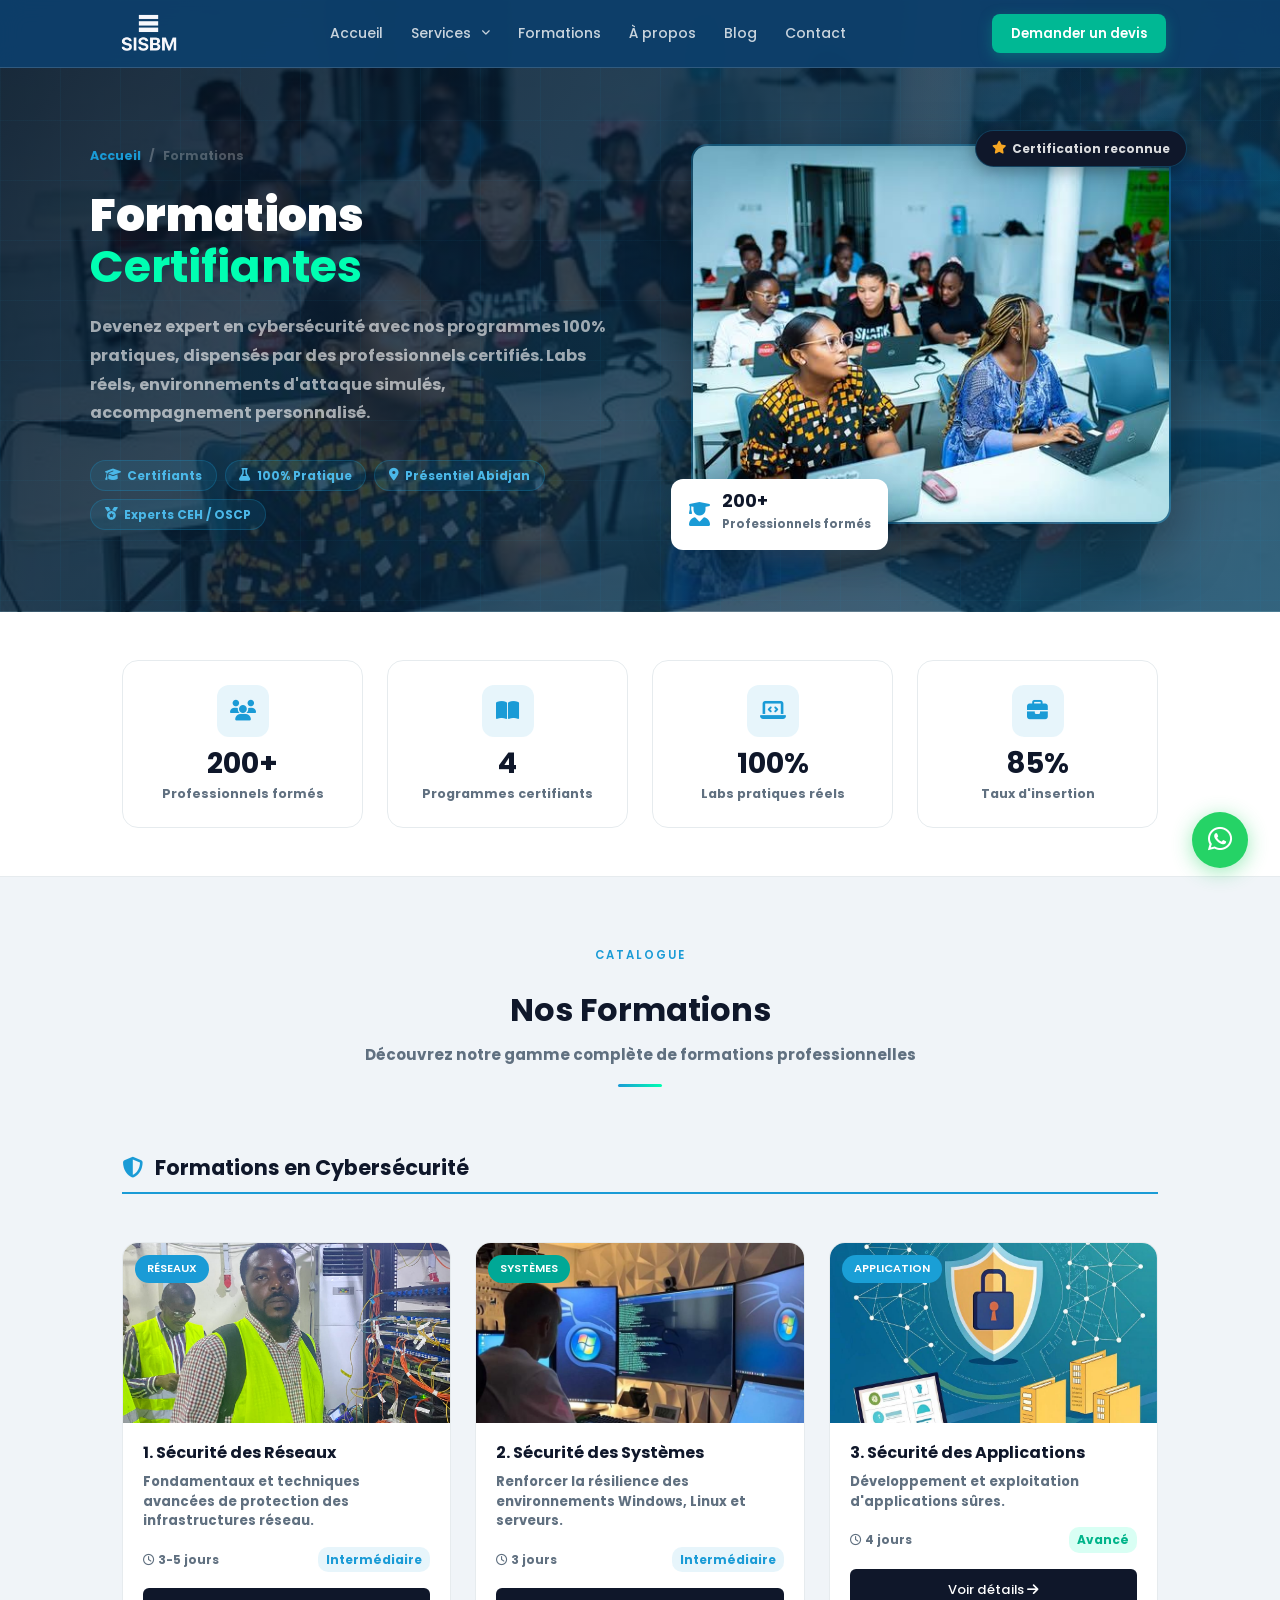
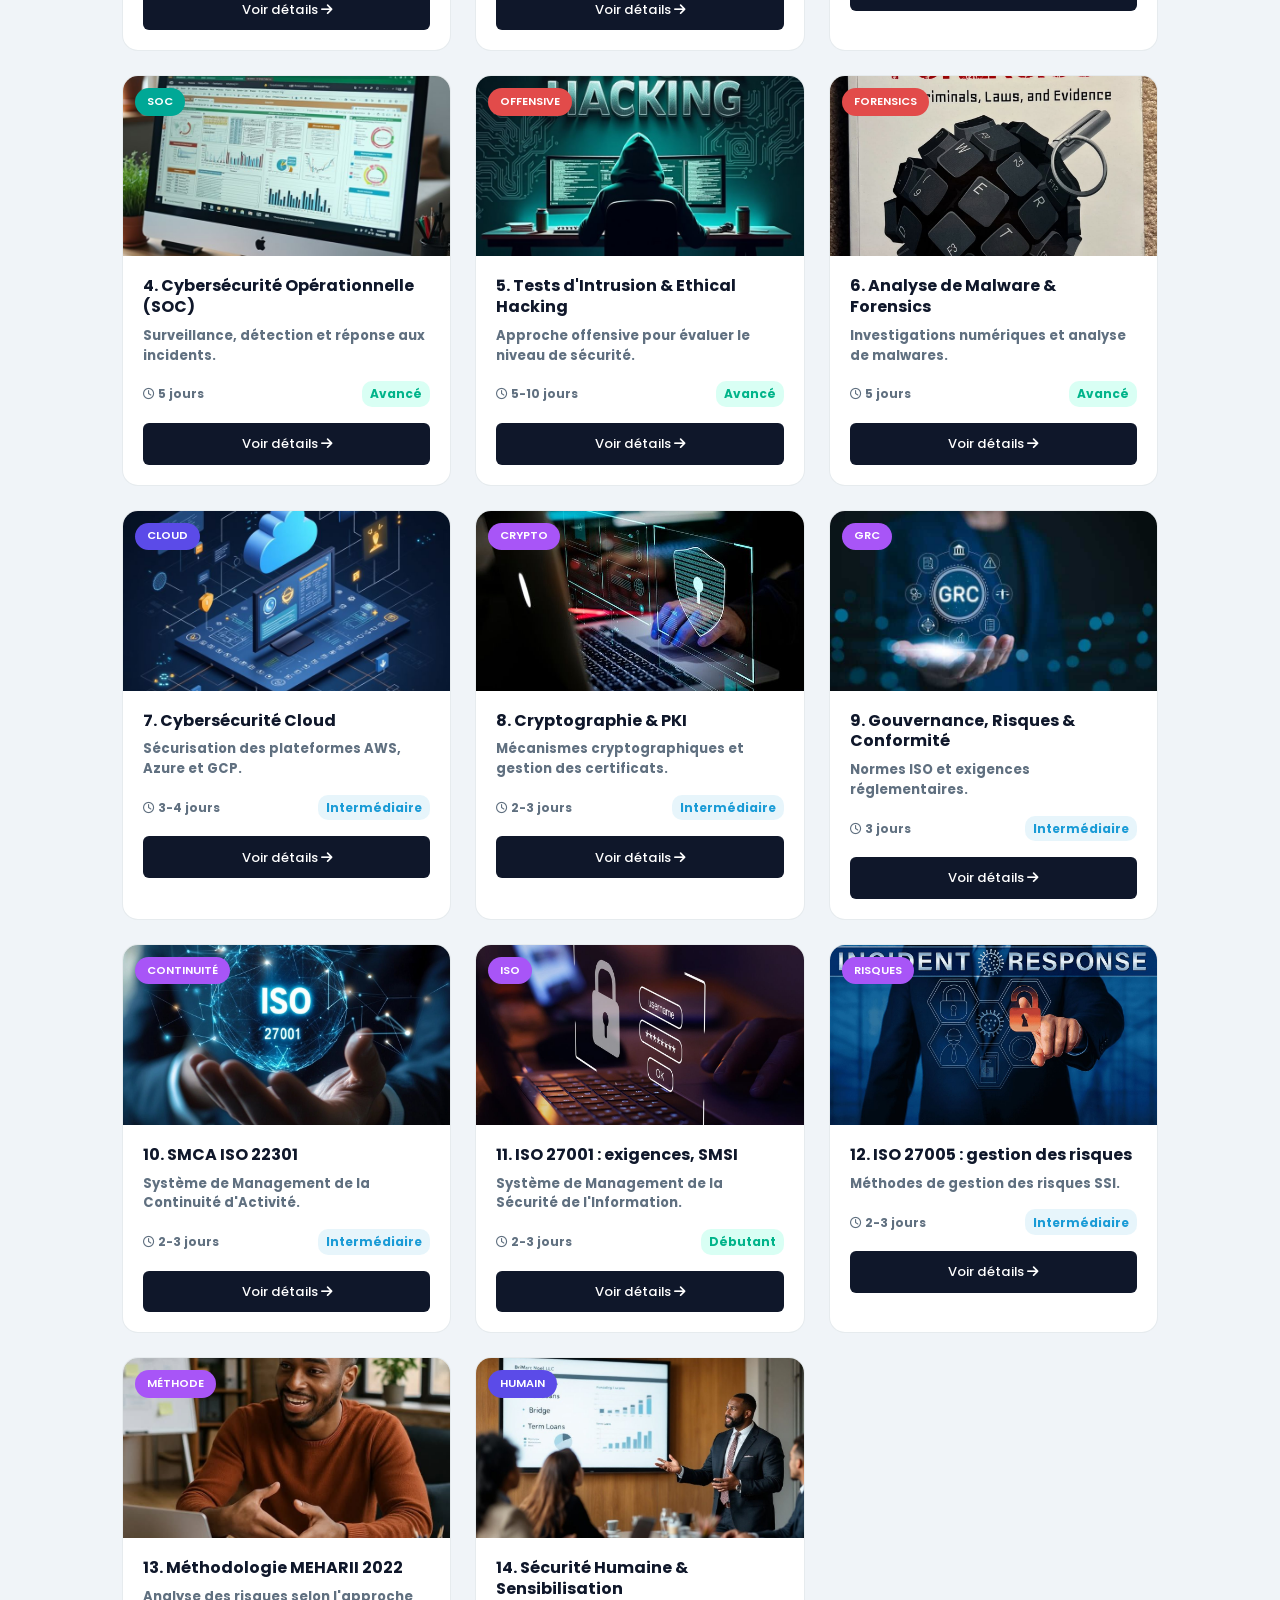
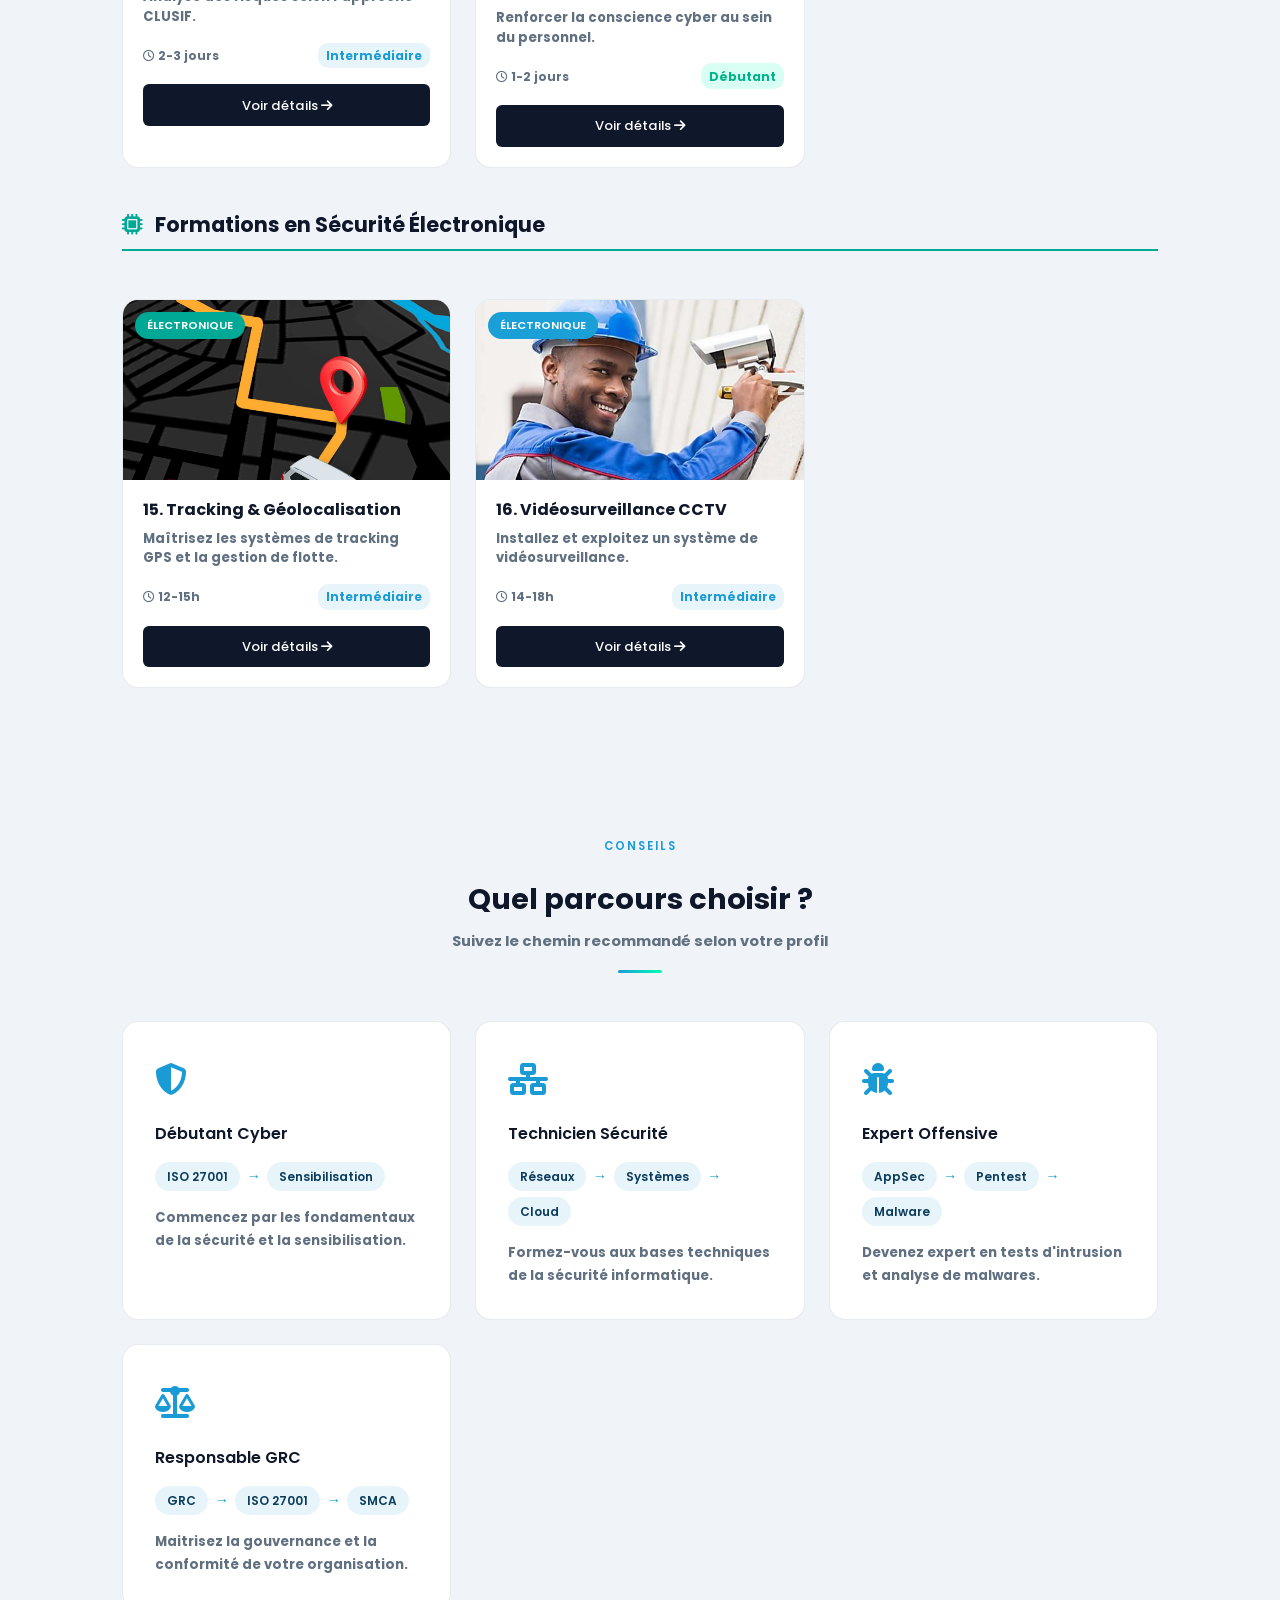
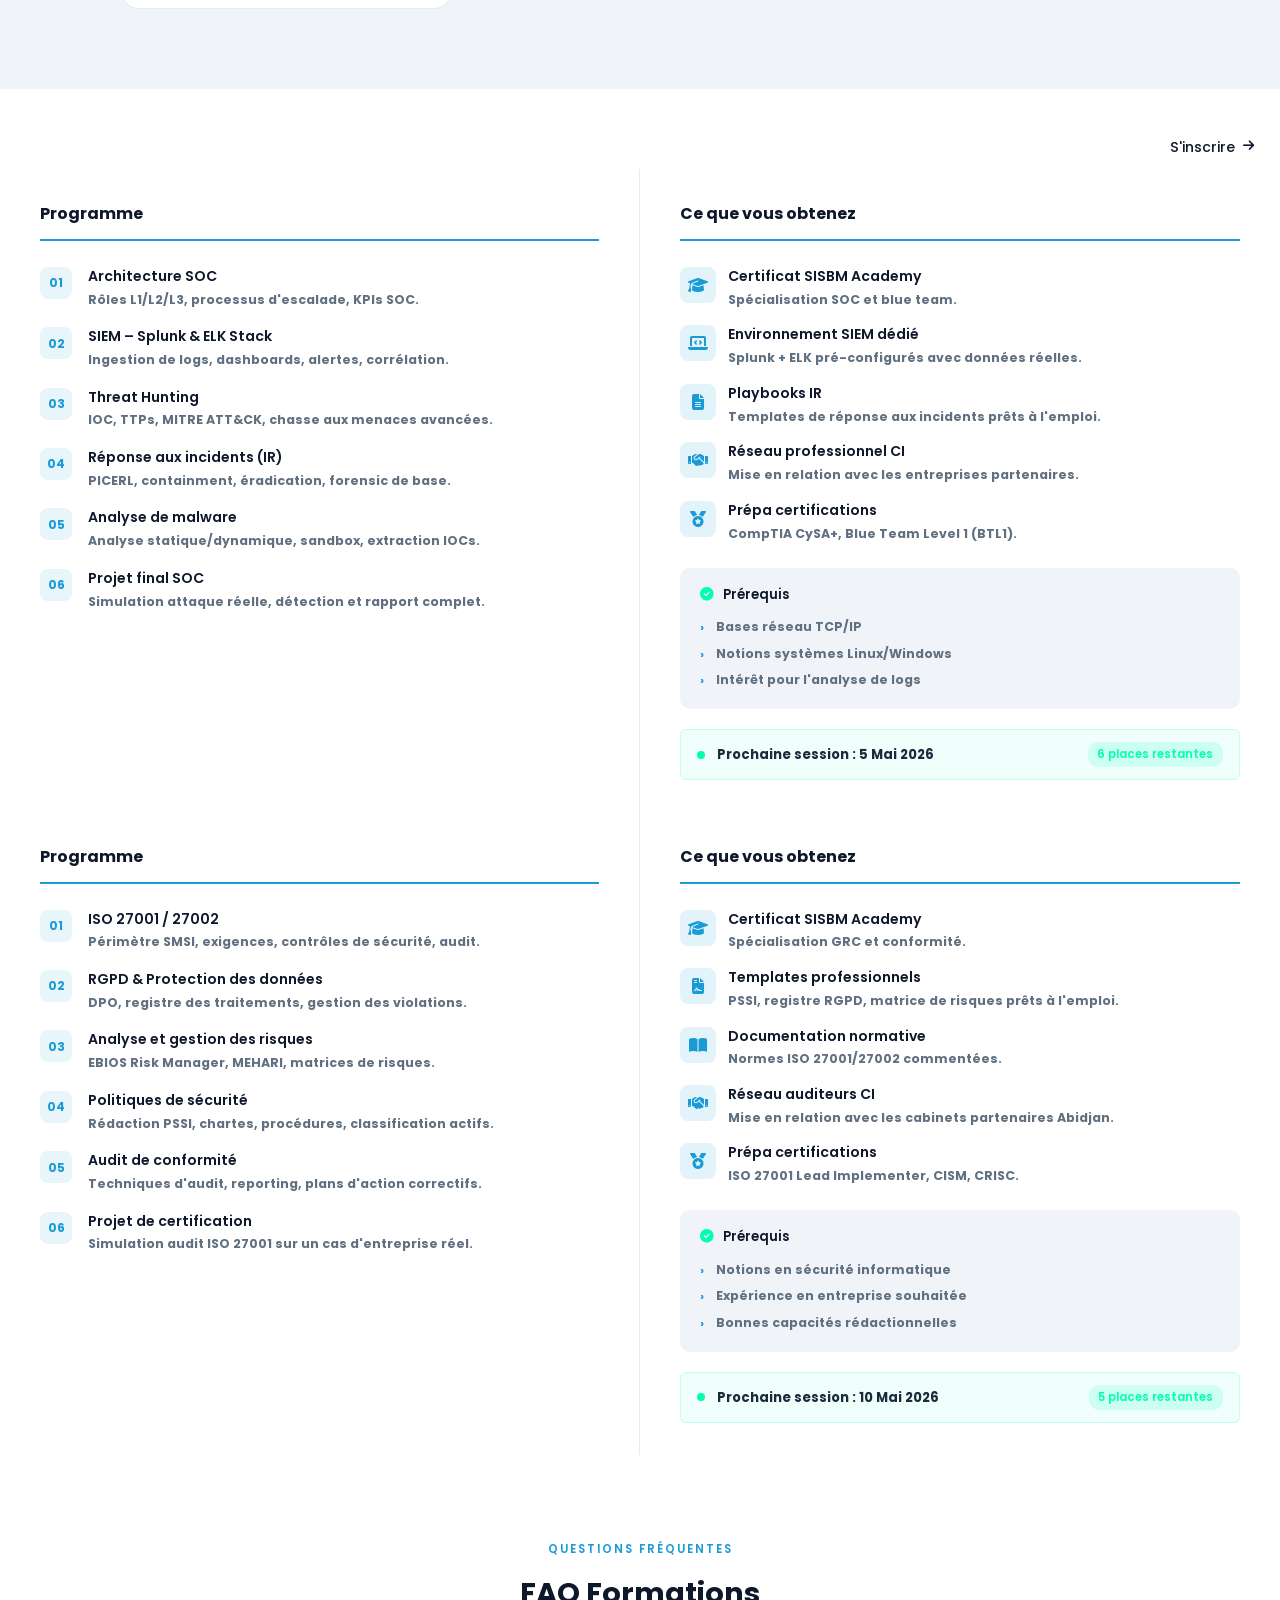
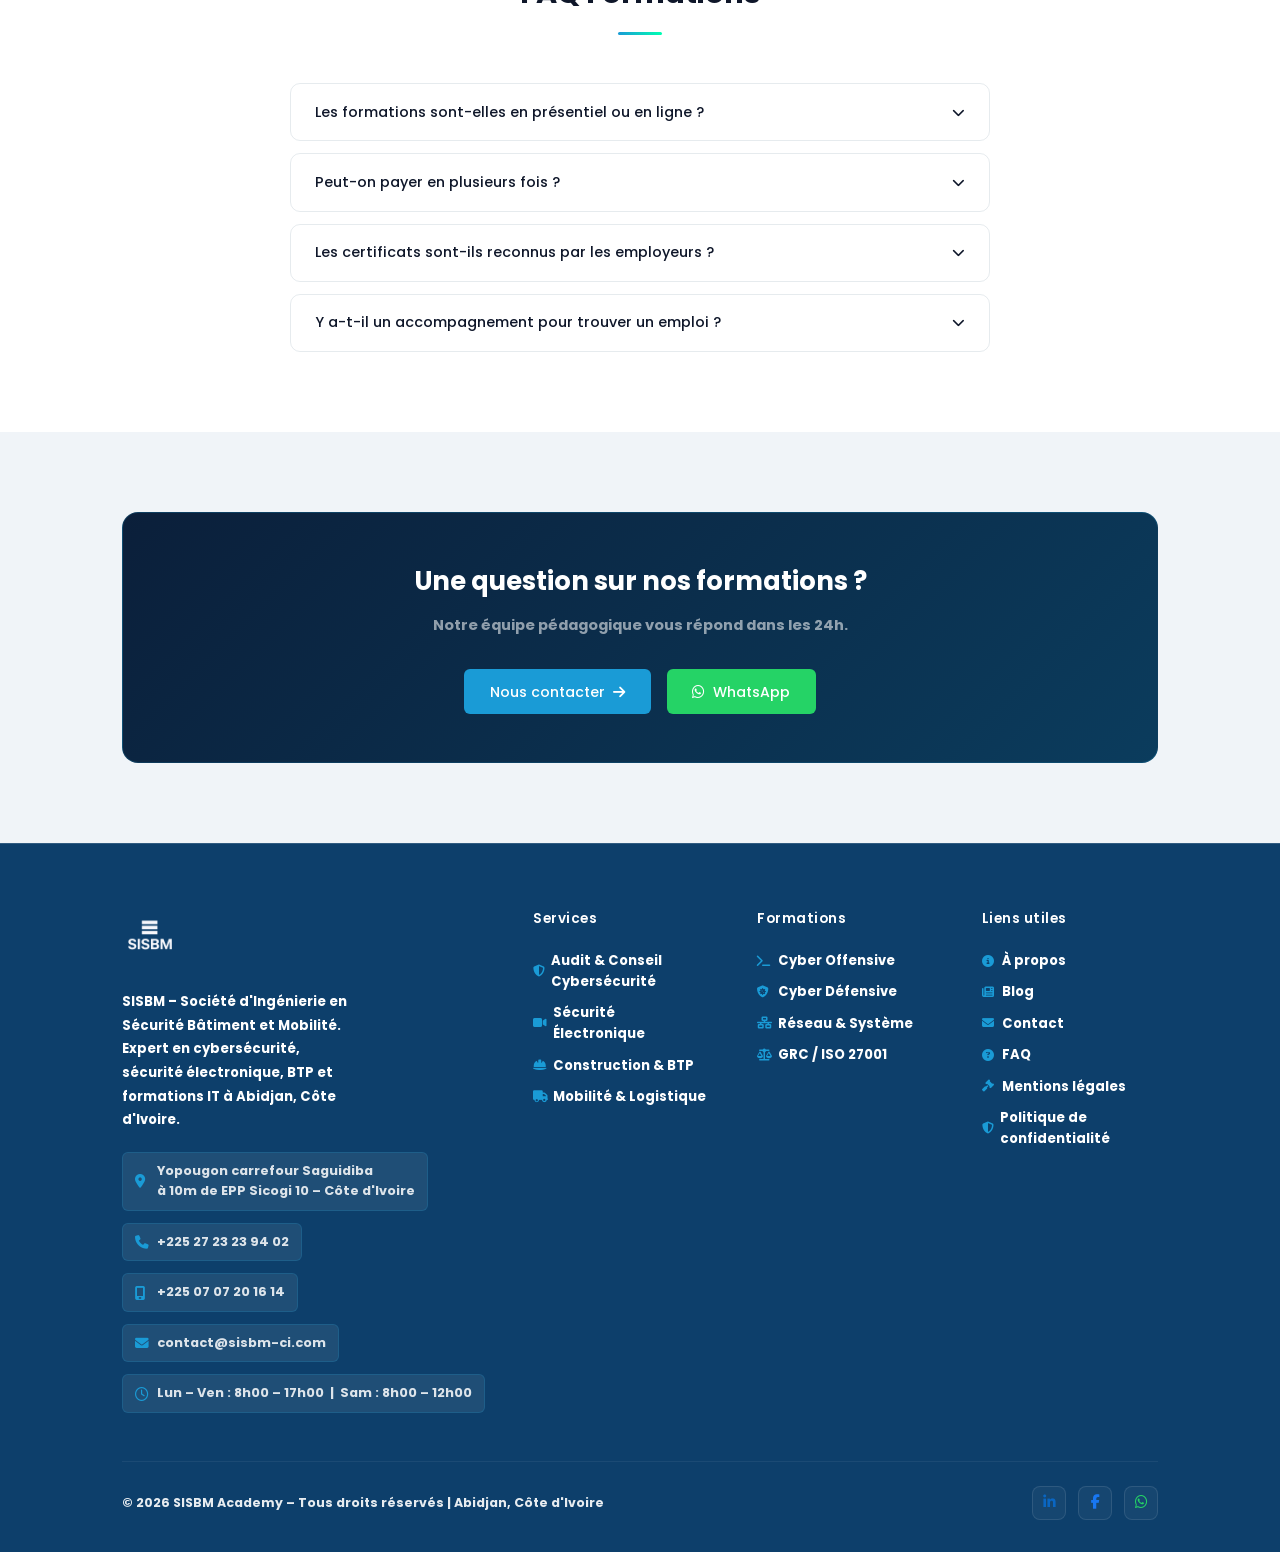
<file: formations.html>
<!DOCTYPE html>
<html lang="fr">
<head>
  <meta charset="UTF-8" />
  <meta name="viewport" content="width=device-width, initial-scale=1.0" />
  <title>Formations – SISBM Academy | Cybersécurité & IT | Abidjan</title>
  <meta name="description" content="Formations certifiantes en cybersécurité offensive, défensive, réseau et GRC à Abidjan. 100% pratiques, labs réels." />
  <link rel="preconnect" href="https://fonts.googleapis.com" />
  <link rel="preconnect" href="https://fonts.gstatic.com" crossorigin />
  <link href="https://fonts.googleapis.com/css2?family=Poppins:wght@300;400;500;600;700&display=swap" rel="stylesheet" />
  <!-- Font Awesome 6 -->
  <link rel="stylesheet" href="https://cdnjs.cloudflare.com/ajax/libs/font-awesome/6.5.1/css/all.min.css" />
  <link rel="stylesheet" href="css/formations.css" />
  <link rel="stylesheet" href="css/nav.css" />
  <link rel="stylesheet" href="css/footer.css" />
  <link rel="icon" type="image/png" href="images/logorech.jpg" />
</head>
<body>

<!-- ══════════════ LOADER ══════════════ -->
<div id="loader">
  <div class="loader-content">
    <div class="loader-logo">
      <img src="images/logo.png" alt="SISBM Academy Logo" />
    </div>
    <div class="loader-spinner"></div>
    <p>Chargement en cours...</p>
  </div>
</div>

  <!-- Overlay mobile : ferme le menu au clic en dehors -->
  <div class="nav-overlay" id="nav-overlay" aria-hidden="true"></div>

  <!-- ══════════════ NAVBAR ══════════════ -->
  <nav id="navbar" role="navigation" aria-label="Navigation principale">
    <div class="nav-inner">
      <a href="index.html" class="logo">
        <img src="images/logo.png" alt="SISBM Academy Logo" style="height:70px;width:auto;" />
      </a>

      <ul class="nav-links" id="nav-menu">
        <li><a href="index.html">Accueil</a></li>

        <li class="dropdown">
          <a
            href="services.html"
            class="nav-dropdown-trigger"
            aria-expanded="false"
            aria-haspopup="true"
          >
            Services
          </a>
          <ul class="dropdown-menu" role="menu">
            <li><span class="dropdown-section-title">Nos domaines</span></li>
            <li>
              <a href="service-cybersecurite.html" role="menuitem">
                <i class="fa-solid fa-shield-halved" aria-hidden="true"></i>
                Audit &amp; Conseil Cybersécurité
              </a>
            </li>
            <li>
              <a href="service-electronique.html" role="menuitem">
                <i class="fa-solid fa-video" aria-hidden="true"></i>
                Sécurité Électronique
              </a>
            </li>
            <li>
              <a href="service-btp.html" role="menuitem">
                <i class="fa-solid fa-helmet-safety" aria-hidden="true"></i>
                Construction &amp; BTP
              </a>
            </li>
            <li>
              <a href="service-mobilite.html" role="menuitem">
                <i class="fa-solid fa-truck" aria-hidden="true"></i>
                Mobilité &amp; Logistique
              </a>
            </li>
            <li><span class="dropdown-section-title">Autres</span></li>
            <li>
              <a href="services.html" role="menuitem">
                <i class="fa-solid fa-list" aria-hidden="true"></i>
                Voir tous les services
              </a>
            </li>
          </ul>
        </li>

        <li><a href="formations.html">Formations</a></li>
        <li><a href="apropos.html">À propos</a></li>
        <li><a href="blog.html">Blog</a></li>
        <li><a href="contact.html">Contact</a></li>
      </ul>

      <a href="contact.html#contact-form" class="nav-cta">Demander un devis</a>

      <button
        type="button"
        class="nav-hamburger"
        id="hamburger"
        aria-label="Ouvrir le menu"
        aria-expanded="false"
        aria-controls="nav-menu"
      >
        <span></span><span></span><span></span>
      </button>
    </div>
  </nav>

<!-- ══════════════ HERO ══════════════ -->
<div class="page-hero">
  <div class="hero-orb"></div>
  <div class="hero-grid"></div>

  <div class="page-hero-inner">
    <!-- Texte gauche -->
    <div class="page-hero-content">
      <div class="breadcrumb">
        <a href="index.html">Accueil</a> <span>/</span> <span>Formations</span>
      </div>
      <h1>Formations <em>Certifiantes</em></h1>
      <p>Devenez expert en cybersécurité avec nos programmes 100% pratiques, dispensés par des professionnels certifiés. Labs réels, environnements d'attaque simulés, accompagnement personnalisé.</p>
      <div class="hero-badges">
        <span class="hbadge"><i class="fa-solid fa-graduation-cap"></i> Certifiants</span>
        <span class="hbadge"><i class="fa-solid fa-flask"></i> 100% Pratique</span>
        <span class="hbadge"><i class="fa-solid fa-location-dot"></i> Présentiel Abidjan</span>
        <span class="hbadge"><i class="fa-solid fa-medal"></i> Experts CEH / OSCP</span>
      </div>
    </div>

    <!-- Image droite -->
    <div class="page-hero-image">
      <div class="hero-img-wrap">
        <img src="images/FORMATION.jpg" alt="Formation cybersécurité SISBM Academy Abidjan" />
        <!-- Badge flottant sur l'image -->
        <div class="hero-img-badge">
          <i class="fa-solid fa-user-graduate"></i>
          <div>
            <strong>200+</strong>
            <span>Professionnels formés</span>
          </div>
        </div>
        <div class="hero-img-badge2">
          <i class="fa-solid fa-star" style="color:#F5A623"></i>
          <span>Certification reconnue</span>
        </div>
      </div>
    </div>
  </div>
</div>

<!-- ══════════════ CHIFFRES CLÉS ══════════════ -->
<section class="formation-stats">
  <div class="container">
    <div class="fstats-grid">
      <div class="fstat-item" data-aos data-aos-delay="100">
        <div class="fstat-icon"><i class="fa-solid fa-users"></i></div>
        <span class="fstat-num">200+</span>
        <span class="fstat-label">Professionnels formés</span>
      </div>
      <div class="fstat-item" data-aos data-aos-delay="200">
        <div class="fstat-icon"><i class="fa-solid fa-book-open"></i></div>
        <span class="fstat-num">4</span>
        <span class="fstat-label">Programmes certifiants</span>
      </div>
      <div class="fstat-item" data-aos data-aos-delay="300">
        <div class="fstat-icon"><i class="fa-solid fa-laptop-code"></i></div>
        <span class="fstat-num">100%</span>
        <span class="fstat-label">Labs pratiques réels</span>
      </div>
      <div class="fstat-item" data-aos data-aos-delay="400">
        <div class="fstat-icon"><i class="fa-solid fa-briefcase"></i></div>
        <span class="fstat-num">85%</span>
        <span class="fstat-label">Taux d'insertion</span>
      </div>
    </div>
  </div>
</section>

<!-- ══════════════ FORMATIONS ══════════════ -->
<section id="formations-list" style="padding:4rem 0;background:var(--gray);">
  <div class="container">
    <div class="section-header" style="text-align:center;margin-bottom:3rem;">
      <span class="tag">Catalogue</span>
      <h2 style="font-family:var(--fd);font-size:clamp(1.3rem,3vw,2rem);color:var(--navy);margin:0.5rem 0;">Nos Formations</h2>
      <p style="color:var(--muted);font-size:0.95rem;max-width:600px;margin:0 auto;">Découvrez notre gamme complète de formations professionnelles</p>
      <div class="accent-bar" style="width:44px;height:3px;background:linear-gradient(90deg,var(--cyan),var(--green));margin:1rem auto;border-radius:2px;"></div>
    </div>
    
    <div style="display:grid;grid-template-columns:repeat(auto-fill,minmax(320px,1fr));gap:1.5rem;">
      
      <!-- ===== CATÉGORIE: CYBERSÉCURITÉ ===== -->
      <div style="grid-column: 1/-1; margin-top: 1rem;">
        <h3 style="font-family:var(--fd);font-size:1.3rem;color:var(--navy);margin-bottom:1.5rem;padding-bottom:0.5rem;border-bottom:2px solid var(--cyan);display:flex;align-items:center;gap:0.75rem;">
          <i class="fa-solid fa-shield-halved" style="color:var(--cyan);"></i>
          Formations en Cybersécurité
        </h3>
      </div>
      
      <!-- 1. Sécurité des Réseaux -->
      <div class="training-card" style="background:#fff;border-radius:var(--r-lg);border:1px solid var(--border);overflow:hidden;transition:var(--tr);">
        <div class="tc-image" style="position:relative;height:180px;overflow:hidden;">
          <img src="images/Sécurité des Réseaux.jpg" alt="Sécurité des Réseaux" style="width:100%;height:100%;object-fit:cover;" />
          <span style="position:absolute;top:12px;left:12px;background:var(--cyan);color:#fff;font-size:0.7rem;font-weight:600;padding:0.3rem 0.75rem;border-radius:20px;text-transform:uppercase;">Réseaux</span>
        </div>
        <div class="tc-content" style="padding:1.25rem;">
          <h3 style="font-family:var(--fd);font-size:1rem;color:var(--navy);margin-bottom:0.5rem;line-height:1.3;">1. Sécurité des Réseaux</h3>
          <p style="font-size:0.82rem;color:var(--muted);margin-bottom:1rem;line-height:1.5;">Fondamentaux et techniques avancées de protection des infrastructures réseau.</p>
          <div style="display:flex;justify-content:space-between;align-items:center;font-size:0.75rem;color:var(--muted);margin-bottom:1rem;">
            <span><i class="fa-regular fa-clock"></i> 3-5 jours</span>
            <span style="background:rgba(26,159,214,0.1);color:var(--cyan);padding:0.2rem 0.5rem;border-radius:10px;">Intermédiaire</span>
          </div>
          <a href="contact.html?formation=sec-reseau" style="display:block;text-align:center;padding:0.65rem;background:var(--navy);color:#fff;border-radius:var(--r-sm);font-size:0.82rem;font-weight:500;text-decoration:none;transition:var(--tr);">Voir détails <i class="fa-solid fa-arrow-right"></i></a>
        </div>
      </div>

      <!-- 2. Sécurité des Systèmes -->
      <div class="training-card" style="background:#fff;border-radius:var(--r-lg);border:1px solid var(--border);overflow:hidden;transition:var(--tr);">
        <div class="tc-image" style="position:relative;height:180px;overflow:hidden;">
          <img src="images/Sécurité des Systèmes.jpg" alt="Sécurité des Systèmes" style="width:100%;height:100%;object-fit:cover;" />
          <span style="position:absolute;top:12px;left:12px;background:#00A896;color:#fff;font-size:0.7rem;font-weight:600;padding:0.3rem 0.75rem;border-radius:20px;text-transform:uppercase;">Systèmes</span>
        </div>
        <div class="tc-content" style="padding:1.25rem;">
          <h3 style="font-family:var(--fd);font-size:1rem;color:var(--navy);margin-bottom:0.5rem;line-height:1.3;">2. Sécurité des Systèmes</h3>
          <p style="font-size:0.82rem;color:var(--muted);margin-bottom:1rem;line-height:1.5;">Renforcer la résilience des environnements Windows, Linux et serveurs.</p>
          <div style="display:flex;justify-content:space-between;align-items:center;font-size:0.75rem;color:var(--muted);margin-bottom:1rem;">
            <span><i class="fa-regular fa-clock"></i> 3 jours</span>
            <span style="background:rgba(26,159,214,0.1);color:var(--cyan);padding:0.2rem 0.5rem;border-radius:10px;">Intermédiaire</span>
          </div>
          <a href="contact.html?formation=sec-systeme" style="display:block;text-align:center;padding:0.65rem;background:var(--navy);color:#fff;border-radius:var(--r-sm);font-size:0.82rem;font-weight:500;text-decoration:none;transition:var(--tr);">Voir détails <i class="fa-solid fa-arrow-right"></i></a>
        </div>
      </div>

      <!-- 3. Sécurité des Applications -->
      <div class="training-card" style="background:#fff;border-radius:var(--r-lg);border:1px solid var(--border);overflow:hidden;transition:var(--tr);">
        <div class="tc-image" style="position:relative;height:180px;overflow:hidden;">
          <img src="images/Sécurité des Applications.jpg" alt="Sécurité des Applications" style="width:100%;height:100%;object-fit:cover;" />
          <span style="position:absolute;top:12px;left:12px;background:#1A9FD6;color:#fff;font-size:0.7rem;font-weight:600;padding:0.3rem 0.75rem;border-radius:20px;text-transform:uppercase;">Application</span>
        </div>
        <div class="tc-content" style="padding:1.25rem;">
          <h3 style="font-family:var(--fd);font-size:1rem;color:var(--navy);margin-bottom:0.5rem;line-height:1.3;">3. Sécurité des Applications</h3>
          <p style="font-size:0.82rem;color:var(--muted);margin-bottom:1rem;line-height:1.5;">Développement et exploitation d'applications sûres.</p>
          <div style="display:flex;justify-content:space-between;align-items:center;font-size:0.75rem;color:var(--muted);margin-bottom:1rem;">
            <span><i class="fa-regular fa-clock"></i> 4 jours</span>
            <span style="background:rgba(0,255,178,0.15);color:#00B48A;padding:0.2rem 0.5rem;border-radius:10px;">Avancé</span>
          </div>
          <a href="contact.html?formation=appsec" style="display:block;text-align:center;padding:0.65rem;background:var(--navy);color:#fff;border-radius:var(--r-sm);font-size:0.82rem;font-weight:500;text-decoration:none;transition:var(--tr);">Voir détails <i class="fa-solid fa-arrow-right"></i></a>
        </div>
      </div>

      <!-- 4. SOC / Blue Team -->
      <div class="training-card" style="background:#fff;border-radius:var(--r-lg);border:1px solid var(--border);overflow:hidden;transition:var(--tr);">
        <div class="tc-image" style="position:relative;height:180px;overflow:hidden;">
          <img src="images/Cybersécurité Opérationnelle (SOC).jpg" alt="SOC Blue Team" style="width:100%;height:100%;object-fit:cover;" />
          <span style="position:absolute;top:12px;left:12px;background:#00A896;color:#fff;font-size:0.7rem;font-weight:600;padding:0.3rem 0.75rem;border-radius:20px;text-transform:uppercase;">SOC</span>
        </div>
        <div class="tc-content" style="padding:1.25rem;">
          <h3 style="font-family:var(--fd);font-size:1rem;color:var(--navy);margin-bottom:0.5rem;line-height:1.3;">4. Cybersécurité Opérationnelle (SOC)</h3>
          <p style="font-size:0.82rem;color:var(--muted);margin-bottom:1rem;line-height:1.5;">Surveillance, détection et réponse aux incidents.</p>
          <div style="display:flex;justify-content:space-between;align-items:center;font-size:0.75rem;color:var(--muted);margin-bottom:1rem;">
            <span><i class="fa-regular fa-clock"></i> 5 jours</span>
            <span style="background:rgba(0,255,178,0.15);color:#00B48A;padding:0.2rem 0.5rem;border-radius:10px;">Avancé</span>
          </div>
          <a href="contact.html?formation=soc" style="display:block;text-align:center;padding:0.65rem;background:var(--navy);color:#fff;border-radius:var(--r-sm);font-size:0.82rem;font-weight:500;text-decoration:none;transition:var(--tr);">Voir détails <i class="fa-solid fa-arrow-right"></i></a>
        </div>
      </div>

      <!-- 5. Pentest / Red Team -->
      <div class="training-card" style="background:#fff;border-radius:var(--r-lg);border:1px solid var(--border);overflow:hidden;transition:var(--tr);">
        <div class="tc-image" style="position:relative;height:180px;overflow:hidden;">
          <img src="images/Tests d'Intrusion & Ethical Hacking.jpg" alt="Pentest" style="width:100%;height:100%;object-fit:cover;" />
          <span style="position:absolute;top:12px;left:12px;background:#E24B4A;color:#fff;font-size:0.7rem;font-weight:600;padding:0.3rem 0.75rem;border-radius:20px;text-transform:uppercase;">Offensive</span>
        </div>
        <div class="tc-content" style="padding:1.25rem;">
          <h3 style="font-family:var(--fd);font-size:1rem;color:var(--navy);margin-bottom:0.5rem;line-height:1.3;">5. Tests d'Intrusion & Ethical Hacking</h3>
          <p style="font-size:0.82rem;color:var(--muted);margin-bottom:1rem;line-height:1.5;">Approche offensive pour évaluer le niveau de sécurité.</p>
          <div style="display:flex;justify-content:space-between;align-items:center;font-size:0.75rem;color:var(--muted);margin-bottom:1rem;">
            <span><i class="fa-regular fa-clock"></i> 5-10 jours</span>
            <span style="background:rgba(0,255,178,0.15);color:#00B48A;padding:0.2rem 0.5rem;border-radius:10px;">Avancé</span>
          </div>
          <a href="contact.html?formation=pentest" style="display:block;text-align:center;padding:0.65rem;background:var(--navy);color:#fff;border-radius:var(--r-sm);font-size:0.82rem;font-weight:500;text-decoration:none;transition:var(--tr);">Voir détails <i class="fa-solid fa-arrow-right"></i></a>
        </div>
      </div>

      <!-- 6. Malware & Forensics -->
      <div class="training-card" style="background:#fff;border-radius:var(--r-lg);border:1px solid var(--border);overflow:hidden;transition:var(--tr);">
        <div class="tc-image" style="position:relative;height:180px;overflow:hidden;">
          <img src="images/Analyse de Malware & Forensics.jpg" alt="Malware & Forensics" style="width:100%;height:100%;object-fit:cover;" />
          <span style="position:absolute;top:12px;left:12px;background:#E24B4A;color:#fff;font-size:0.7rem;font-weight:600;padding:0.3rem 0.75rem;border-radius:20px;text-transform:uppercase;">Forensics</span>
        </div>
        <div class="tc-content" style="padding:1.25rem;">
          <h3 style="font-family:var(--fd);font-size:1rem;color:var(--navy);margin-bottom:0.5rem;line-height:1.3;">6. Analyse de Malware & Forensics</h3>
          <p style="font-size:0.82rem;color:var(--muted);margin-bottom:1rem;line-height:1.5;">Investigations numériques et analyse de malwares.</p>
          <div style="display:flex;justify-content:space-between;align-items:center;font-size:0.75rem;color:var(--muted);margin-bottom:1rem;">
            <span><i class="fa-regular fa-clock"></i> 5 jours</span>
            <span style="background:rgba(0,255,178,0.15);color:#00B48A;padding:0.2rem 0.5rem;border-radius:10px;">Avancé</span>
          </div>
          <a href="contact.html?formation=malware" style="display:block;text-align:center;padding:0.65rem;background:var(--navy);color:#fff;border-radius:var(--r-sm);font-size:0.82rem;font-weight:500;text-decoration:none;transition:var(--tr);">Voir détails <i class="fa-solid fa-arrow-right"></i></a>
        </div>
      </div>

      <!-- 7. Cybersécurité Cloud -->
      <div class="training-card" style="background:#fff;border-radius:var(--r-lg);border:1px solid var(--border);overflow:hidden;transition:var(--tr);">
        <div class="tc-image" style="position:relative;height:180px;overflow:hidden;">
          <img src="images/Cybersécurité Cloud.jpg" alt="Cloud Security" style="width:100%;height:100%;object-fit:cover;" />
          <span style="position:absolute;top:12px;left:12px;background:#5B4BE8;color:#fff;font-size:0.7rem;font-weight:600;padding:0.3rem 0.75rem;border-radius:20px;text-transform:uppercase;">Cloud</span>
        </div>
        <div class="tc-content" style="padding:1.25rem;">
          <h3 style="font-family:var(--fd);font-size:1rem;color:var(--navy);margin-bottom:0.5rem;line-height:1.3;">7. Cybersécurité Cloud</h3>
          <p style="font-size:0.82rem;color:var(--muted);margin-bottom:1rem;line-height:1.5;">Sécurisation des plateformes AWS, Azure et GCP.</p>
          <div style="display:flex;justify-content:space-between;align-items:center;font-size:0.75rem;color:var(--muted);margin-bottom:1rem;">
            <span><i class="fa-regular fa-clock"></i> 3-4 jours</span>
            <span style="background:rgba(26,159,214,0.1);color:var(--cyan);padding:0.2rem 0.5rem;border-radius:10px;">Intermédiaire</span>
          </div>
          <a href="contact.html?formation=cloud" style="display:block;text-align:center;padding:0.65rem;background:var(--navy);color:#fff;border-radius:var(--r-sm);font-size:0.82rem;font-weight:500;text-decoration:none;transition:var(--tr);">Voir détails <i class="fa-solid fa-arrow-right"></i></a>
        </div>
      </div>

      <!-- 8. Cryptographie & PKI -->
      <div class="training-card" style="background:#fff;border-radius:var(--r-lg);border:1px solid var(--border);overflow:hidden;transition:var(--tr);">
        <div class="tc-image" style="position:relative;height:180px;overflow:hidden;">
          <img src="images/Cryptographie & PKI.jpg" alt="Cryptographie" style="width:100%;height:100%;object-fit:cover;" />
          <span style="position:absolute;top:12px;left:12px;background:#A855F7;color:#fff;font-size:0.7rem;font-weight:600;padding:0.3rem 0.75rem;border-radius:20px;text-transform:uppercase;">Crypto</span>
        </div>
        <div class="tc-content" style="padding:1.25rem;">
          <h3 style="font-family:var(--fd);font-size:1rem;color:var(--navy);margin-bottom:0.5rem;line-height:1.3;">8. Cryptographie & PKI</h3>
          <p style="font-size:0.82rem;color:var(--muted);margin-bottom:1rem;line-height:1.5;">Mécanismes cryptographiques et gestion des certificats.</p>
          <div style="display:flex;justify-content:space-between;align-items:center;font-size:0.75rem;color:var(--muted);margin-bottom:1rem;">
            <span><i class="fa-regular fa-clock"></i> 2-3 jours</span>
            <span style="background:rgba(26,159,214,0.1);color:var(--cyan);padding:0.2rem 0.5rem;border-radius:10px;">Intermédiaire</span>
          </div>
          <a href="contact.html?formation=crypto" style="display:block;text-align:center;padding:0.65rem;background:var(--navy);color:#fff;border-radius:var(--r-sm);font-size:0.82rem;font-weight:500;text-decoration:none;transition:var(--tr);">Voir détails <i class="fa-solid fa-arrow-right"></i></a>
        </div>
      </div>

      <!-- 9. GRC -->
      <div class="training-card" style="background:#fff;border-radius:var(--r-lg);border:1px solid var(--border);overflow:hidden;transition:var(--tr);">
        <div class="tc-image" style="position:relative;height:180px;overflow:hidden;">
          <img src="images/Gouvernance, Risques & Conformité.jpg" alt="GRC" style="width:100%;height:100%;object-fit:cover;" />
          <span style="position:absolute;top:12px;left:12px;background:#A855F7;color:#fff;font-size:0.7rem;font-weight:600;padding:0.3rem 0.75rem;border-radius:20px;text-transform:uppercase;">GRC</span>
        </div>
        <div class="tc-content" style="padding:1.25rem;">
          <h3 style="font-family:var(--fd);font-size:1rem;color:var(--navy);margin-bottom:0.5rem;line-height:1.3;">9. Gouvernance, Risques & Conformité</h3>
          <p style="font-size:0.82rem;color:var(--muted);margin-bottom:1rem;line-height:1.5;">Normes ISO et exigences réglementaires.</p>
          <div style="display:flex;justify-content:space-between;align-items:center;font-size:0.75rem;color:var(--muted);margin-bottom:1rem;">
            <span><i class="fa-regular fa-clock"></i> 3 jours</span>
            <span style="background:rgba(26,159,214,0.1);color:var(--cyan);padding:0.2rem 0.5rem;border-radius:10px;">Intermédiaire</span>
          </div>
          <a href="contact.html?formation=grc" style="display:block;text-align:center;padding:0.65rem;background:var(--navy);color:#fff;border-radius:var(--r-sm);font-size:0.82rem;font-weight:500;text-decoration:none;transition:var(--tr);">Voir détails <i class="fa-solid fa-arrow-right"></i></a>
        </div>
      </div>

      <!-- 10. SMCA ISO 22301 -->
      <div class="training-card" style="background:#fff;border-radius:var(--r-lg);border:1px solid var(--border);overflow:hidden;transition:var(--tr);">
        <div class="tc-image" style="position:relative;height:180px;overflow:hidden;">
          <img src="images/SMCA ISO 22301.jpg" alt="SMCA" style="width:100%;height:100%;object-fit:cover;" />
          <span style="position:absolute;top:12px;left:12px;background:#A855F7;color:#fff;font-size:0.7rem;font-weight:600;padding:0.3rem 0.75rem;border-radius:20px;text-transform:uppercase;">Continuité</span>
        </div>
        <div class="tc-content" style="padding:1.25rem;">
          <h3 style="font-family:var(--fd);font-size:1rem;color:var(--navy);margin-bottom:0.5rem;line-height:1.3;">10. SMCA ISO 22301</h3>
          <p style="font-size:0.82rem;color:var(--muted);margin-bottom:1rem;line-height:1.5;">Système de Management de la Continuité d'Activité.</p>
          <div style="display:flex;justify-content:space-between;align-items:center;font-size:0.75rem;color:var(--muted);margin-bottom:1rem;">
            <span><i class="fa-regular fa-clock"></i> 2-3 jours</span>
            <span style="background:rgba(26,159,214,0.1);color:var(--cyan);padding:0.2rem 0.5rem;border-radius:10px;">Intermédiaire</span>
          </div>
          <a href="contact.html?formation=smca" style="display:block;text-align:center;padding:0.65rem;background:var(--navy);color:#fff;border-radius:var(--r-sm);font-size:0.82rem;font-weight:500;text-decoration:none;transition:var(--tr);">Voir détails <i class="fa-solid fa-arrow-right"></i></a>
        </div>
      </div>

      <!-- 11. ISO 27001 -->
      <div class="training-card" style="background:#fff;border-radius:var(--r-lg);border:1px solid var(--border);overflow:hidden;transition:var(--tr);">
        <div class="tc-image" style="position:relative;height:180px;overflow:hidden;">
          <img src="images/SO 27001 exigences, SMS.jpg" alt="ISO 27001" style="width:100%;height:100%;object-fit:cover;" />
          <span style="position:absolute;top:12px;left:12px;background:#A855F7;color:#fff;font-size:0.7rem;font-weight:600;padding:0.3rem 0.75rem;border-radius:20px;text-transform:uppercase;">ISO</span>
        </div>
        <div class="tc-content" style="padding:1.25rem;">
          <h3 style="font-family:var(--fd);font-size:1rem;color:var(--navy);margin-bottom:0.5rem;line-height:1.3;">11. ISO 27001 : exigences, SMSI</h3>
          <p style="font-size:0.82rem;color:var(--muted);margin-bottom:1rem;line-height:1.5;">Système de Management de la Sécurité de l'Information.</p>
          <div style="display:flex;justify-content:space-between;align-items:center;font-size:0.75rem;color:var(--muted);margin-bottom:1rem;">
            <span><i class="fa-regular fa-clock"></i> 2-3 jours</span>
            <span style="background:rgba(0,255,178,0.15);color:#00B48A;padding:0.2rem 0.5rem;border-radius:10px;">Débutant</span>
          </div>
          <a href="contact.html?formation=iso27001" style="display:block;text-align:center;padding:0.65rem;background:var(--navy);color:#fff;border-radius:var(--r-sm);font-size:0.82rem;font-weight:500;text-decoration:none;transition:var(--tr);">Voir détails <i class="fa-solid fa-arrow-right"></i></a>
        </div>
      </div>

      <!-- 12. ISO 27005 -->
      <div class="training-card" style="background:#fff;border-radius:var(--r-lg);border:1px solid var(--border);overflow:hidden;transition:var(--tr);">
        <div class="tc-image" style="position:relative;height:180px;overflow:hidden;">
          <img src="images/ISO 27005  gestion des risques.jpg" alt="ISO 27005" style="width:100%;height:100%;object-fit:cover;" />
          <span style="position:absolute;top:12px;left:12px;background:#A855F7;color:#fff;font-size:0.7rem;font-weight:600;padding:0.3rem 0.75rem;border-radius:20px;text-transform:uppercase;">Risques</span>
        </div>
        <div class="tc-content" style="padding:1.25rem;">
          <h3 style="font-family:var(--fd);font-size:1rem;color:var(--navy);margin-bottom:0.5rem;line-height:1.3;">12. ISO 27005 : gestion des risques</h3>
          <p style="font-size:0.82rem;color:var(--muted);margin-bottom:1rem;line-height:1.5;">Méthodes de gestion des risques SSI.</p>
          <div style="display:flex;justify-content:space-between;align-items:center;font-size:0.75rem;color:var(--muted);margin-bottom:1rem;">
            <span><i class="fa-regular fa-clock"></i> 2-3 jours</span>
            <span style="background:rgba(26,159,214,0.1);color:var(--cyan);padding:0.2rem 0.5rem;border-radius:10px;">Intermédiaire</span>
          </div>
          <a href="contact.html?formation=iso27005" style="display:block;text-align:center;padding:0.65rem;background:var(--navy);color:#fff;border-radius:var(--r-sm);font-size:0.82rem;font-weight:500;text-decoration:none;transition:var(--tr);">Voir détails <i class="fa-solid fa-arrow-right"></i></a>
        </div>
      </div>

      <!-- 13. MEHARII 2022 -->
      <div class="training-card" style="background:#fff;border-radius:var(--r-lg);border:1px solid var(--border);overflow:hidden;transition:var(--tr);">
        <div class="tc-image" style="position:relative;height:180px;overflow:hidden;">
          <img src="images/Méthodologie MEHARII 2022.jpg" alt="MEHARI" style="width:100%;height:100%;object-fit:cover;" />
          <span style="position:absolute;top:12px;left:12px;background:#A855F7;color:#fff;font-size:0.7rem;font-weight:600;padding:0.3rem 0.75rem;border-radius:20px;text-transform:uppercase;">Méthode</span>
        </div>
        <div class="tc-content" style="padding:1.25rem;">
          <h3 style="font-family:var(--fd);font-size:1rem;color:var(--navy);margin-bottom:0.5rem;line-height:1.3;">13. Méthodologie MEHARII 2022</h3>
          <p style="font-size:0.82rem;color:var(--muted);margin-bottom:1rem;line-height:1.5;">Analyse des risques selon l'approche CLUSIF.</p>
          <div style="display:flex;justify-content:space-between;align-items:center;font-size:0.75rem;color:var(--muted);margin-bottom:1rem;">
            <span><i class="fa-regular fa-clock"></i> 2-3 jours</span>
            <span style="background:rgba(26,159,214,0.1);color:var(--cyan);padding:0.2rem 0.5rem;border-radius:10px;">Intermédiaire</span>
          </div>
          <a href="contact.html?formation=mehari" style="display:block;text-align:center;padding:0.65rem;background:var(--navy);color:#fff;border-radius:var(--r-sm);font-size:0.82rem;font-weight:500;text-decoration:none;transition:var(--tr);">Voir détails <i class="fa-solid fa-arrow-right"></i></a>
        </div>
      </div>

      <!-- 14. Sécurité Humaine -->
      <div class="training-card" style="background:#fff;border-radius:var(--r-lg);border:1px solid var(--border);overflow:hidden;transition:var(--tr);">
        <div class="tc-image" style="position:relative;height:180px;overflow:hidden;">
          <img src="images/Sécurité Humaine & Sensibilisation.jpg" alt="Sécurité Humaine" style="width:100%;height:100%;object-fit:cover;" />
          <span style="position:absolute;top:12px;left:12px;background:#5B4BE8;color:#fff;font-size:0.7rem;font-weight:600;padding:0.3rem 0.75rem;border-radius:20px;text-transform:uppercase;">Humain</span>
        </div>
        <div class="tc-content" style="padding:1.25rem;">
          <h3 style="font-family:var(--fd);font-size:1rem;color:var(--navy);margin-bottom:0.5rem;line-height:1.3;">14. Sécurité Humaine & Sensibilisation</h3>
          <p style="font-size:0.82rem;color:var(--muted);margin-bottom:1rem;line-height:1.5;">Renforcer la conscience cyber au sein du personnel.</p>
          <div style="display:flex;justify-content:space-between;align-items:center;font-size:0.75rem;color:var(--muted);margin-bottom:1rem;">
            <span><i class="fa-regular fa-clock"></i> 1-2 jours</span>
            <span style="background:rgba(0,255,178,0.15);color:#00B48A;padding:0.2rem 0.5rem;border-radius:10px;">Débutant</span>
          </div>
          <a href="contact.html?formation=sensibilisation" style="display:block;text-align:center;padding:0.65rem;background:var(--navy);color:#fff;border-radius:var(--r-sm);font-size:0.82rem;font-weight:500;text-decoration:none;transition:var(--tr);">Voir détails <i class="fa-solid fa-arrow-right"></i></a>
        </div>
      </div>

      <!-- ===== CATÉGORIE: SÉCURITÉ ÉLECTRONIQUE ===== -->
      <div style="grid-column: 1/-1; margin-top: 1rem;">
        <h3 style="font-family:var(--fd);font-size:1.3rem;color:var(--navy);margin-bottom:1.5rem;padding-bottom:0.5rem;border-bottom:2px solid #00A896;display:flex;align-items:center;gap:0.75rem;">
          <i class="fa-solid fa-microchip" style="color:#00A896;"></i>
          Formations en Sécurité Électronique
        </h3>
      </div>

      <!-- 15. Tracking GPS -->
      <div class="training-card" style="background:#fff;border-radius:var(--r-lg);border:1px solid var(--border);overflow:hidden;transition:var(--tr);">
        <div class="tc-image" style="position:relative;height:180px;overflow:hidden;">
          <img src="images/Tracking & Géolocalisation.jpg" alt="Tracking GPS" style="width:100%;height:100%;object-fit:cover;" />
          <span style="position:absolute;top:12px;left:12px;background:#00A896;color:#fff;font-size:0.7rem;font-weight:600;padding:0.3rem 0.75rem;border-radius:20px;text-transform:uppercase;">Électronique</span>
        </div>
        <div class="tc-content" style="padding:1.25rem;">
          <h3 style="font-family:var(--fd);font-size:1rem;color:var(--navy);margin-bottom:0.5rem;line-height:1.3;">15. Tracking & Géolocalisation</h3>
          <p style="font-size:0.82rem;color:var(--muted);margin-bottom:1rem;line-height:1.5;">Maîtrisez les systèmes de tracking GPS et la gestion de flotte.</p>
          <div style="display:flex;justify-content:space-between;align-items:center;font-size:0.75rem;color:var(--muted);margin-bottom:1rem;">
            <span><i class="fa-regular fa-clock"></i> 12-15h</span>
            <span style="background:rgba(26,159,214,0.1);color:var(--cyan);padding:0.2rem 0.5rem;border-radius:10px;">Intermédiaire</span>
          </div>
          <a href="contact.html?formation=tracking-gps" style="display:block;text-align:center;padding:0.65rem;background:var(--navy);color:#fff;border-radius:var(--r-sm);font-size:0.82rem;font-weight:500;text-decoration:none;transition:var(--tr);">Voir détails <i class="fa-solid fa-arrow-right"></i></a>
        </div>
      </div>

      <!-- 16. Vidéosurveillance -->
      <div class="training-card" style="background:#fff;border-radius:var(--r-lg);border:1px solid var(--border);overflow:hidden;transition:var(--tr);">
        <div class="tc-image" style="position:relative;height:180px;overflow:hidden;">
          <img src="images/Vidéosurveillance CCTV.jpg" alt="Vidéosurveillance" style="width:100%;height:100%;object-fit:cover;" />
          <span style="position:absolute;top:12px;left:12px;background:#1A9FD6;color:#fff;font-size:0.7rem;font-weight:600;padding:0.3rem 0.75rem;border-radius:20px;text-transform:uppercase;">Électronique</span>
        </div>
        <div class="tc-content" style="padding:1.25rem;">
          <h3 style="font-family:var(--fd);font-size:1rem;color:var(--navy);margin-bottom:0.5rem;line-height:1.3;">16. Vidéosurveillance CCTV</h3>
          <p style="font-size:0.82rem;color:var(--muted);margin-bottom:1rem;line-height:1.5;">Installez et exploitez un système de vidéosurveillance.</p>
          <div style="display:flex;justify-content:space-between;align-items:center;font-size:0.75rem;color:var(--muted);margin-bottom:1rem;">
            <span><i class="fa-regular fa-clock"></i> 14-18h</span>
            <span style="background:rgba(26,159,214,0.1);color:var(--cyan);padding:0.2rem 0.5rem;border-radius:10px;">Intermédiaire</span>
          </div>
          <a href="contact.html?formation=videosurveillance" style="display:block;text-align:center;padding:0.65rem;background:var(--navy);color:#fff;border-radius:var(--r-sm);font-size:0.82rem;font-weight:500;text-decoration:none;transition:var(--tr);">Voir détails <i class="fa-solid fa-arrow-right"></i></a>
        </div>
      </div>

    </div>
  </div>
</section>
      
<!-- ══════════════ PARCOURS ══════════════ -->
<section id="parcours" style="padding:5rem 0;background:var(--gray);">
  <div class="container">
    <div class="section-header" style="text-align:center;margin-bottom:3rem;">
      <span class="tag">Conseils</span>
      <h2 style="font-family:var(--fd);font-size:clamp(1.3rem,2.5vw,1.8rem);color:var(--navy);margin:0.5rem 0;">Quel parcours choisir ?</h2>
      <p style="color:var(--muted);font-size:0.92rem;">Suivez le chemin recommandé selon votre profil</p>
      <div class="accent-bar" style="width:44px;height:3px;background:linear-gradient(90deg,var(--cyan),var(--green));margin:1rem auto;border-radius:2px;"></div>
    </div>
    <div class="parcours-grid" style="display:grid;grid-template-columns:repeat(auto-fit,minmax(280px,1fr));gap:1.5rem;">
      <div class="parcours-card" style="background:#fff;border-radius:var(--r-lg);padding:2rem;border:1px solid var(--border);transition:var(--tr);">
        <div class="pc-icon" style="font-size:2rem;margin-bottom:1rem;color:var(--cyan);"><i class="fa-solid fa-shield-halved"></i></div>
        <h3 style="font-size:1rem;font-weight:600;color:var(--navy);margin-bottom:1rem;">Débutant Cyber</h3>
        <div class="pc-path" style="display:flex;align-items:center;flex-wrap:wrap;gap:0.4rem;margin-bottom:1rem;">
          <span style="background:rgba(26,159,214,0.1);color:var(--blue);font-size:0.75rem;font-weight:600;padding:0.3rem 0.75rem;border-radius:20px;">ISO 27001</span>
          <span style="color:var(--cyan);font-size:0.9rem;">→</span>
          <span style="background:rgba(26,159,214,0.1);color:var(--blue);font-size:0.75rem;font-weight:600;padding:0.3rem 0.75rem;border-radius:20px;">Sensibilisation</span>
        </div>
        <p style="font-size:0.83rem;color:var(--muted);line-height:1.7;">Commencez par les fondamentaux de la sécurité et la sensibilisation.</p>
      </div>
      <div class="parcours-card" style="background:#fff;border-radius:var(--r-lg);padding:2rem;border:1px solid var(--border);transition:var(--tr);">
        <div class="pc-icon" style="font-size:2rem;margin-bottom:1rem;color:var(--cyan);"><i class="fa-solid fa-network-wired"></i></div>
        <h3 style="font-size:1rem;font-weight:600;color:var(--navy);margin-bottom:1rem;">Technicien Sécurité</h3>
        <div class="pc-path" style="display:flex;align-items:center;flex-wrap:wrap;gap:0.4rem;margin-bottom:1rem;">
          <span style="background:rgba(26,159,214,0.1);color:var(--blue);font-size:0.75rem;font-weight:600;padding:0.3rem 0.75rem;border-radius:20px;">Réseaux</span>
          <span style="color:var(--cyan);font-size:0.9rem;">→</span>
          <span style="background:rgba(26,159,214,0.1);color:var(--blue);font-size:0.75rem;font-weight:600;padding:0.3rem 0.75rem;border-radius:20px;">Systèmes</span>
          <span style="color:var(--cyan);font-size:0.9rem;">→</span>
          <span style="background:rgba(26,159,214,0.1);color:var(--blue);font-size:0.75rem;font-weight:600;padding:0.3rem 0.75rem;border-radius:20px;">Cloud</span>
        </div>
        <p style="font-size:0.83rem;color:var(--muted);line-height:1.7;">Formez-vous aux bases techniques de la sécurité informatique.</p>
      </div>
      <div class="parcours-card" style="background:#fff;border-radius:var(--r-lg);padding:2rem;border:1px solid var(--border);transition:var(--tr);">
        <div class="pc-icon" style="font-size:2rem;margin-bottom:1rem;color:var(--cyan);"><i class="fa-solid fa-bug"></i></div>
        <h3 style="font-size:1rem;font-weight:600;color:var(--navy);margin-bottom:1rem;">Expert Offensive</h3>
        <div class="pc-path" style="display:flex;align-items:center;flex-wrap:wrap;gap:0.4rem;margin-bottom:1rem;">
          <span style="background:rgba(26,159,214,0.1);color:var(--blue);font-size:0.75rem;font-weight:600;padding:0.3rem 0.75rem;border-radius:20px;">AppSec</span>
          <span style="color:var(--cyan);font-size:0.9rem;">→</span>
          <span style="background:rgba(26,159,214,0.1);color:var(--blue);font-size:0.75rem;font-weight:600;padding:0.3rem 0.75rem;border-radius:20px;">Pentest</span>
          <span style="color:var(--cyan);font-size:0.9rem;">→</span>
          <span style="background:rgba(26,159,214,0.1);color:var(--blue);font-size:0.75rem;font-weight:600;padding:0.3rem 0.75rem;border-radius:20px;">Malware</span>
        </div>
        <p style="font-size:0.83rem;color:var(--muted);line-height:1.7;">Devenez expert en tests d'intrusion et analyse de malwares.</p>
      </div>
      <div class="parcours-card" style="background:#fff;border-radius:var(--r-lg);padding:2rem;border:1px solid var(--border);transition:var(--tr);">
        <div class="pc-icon" style="font-size:2rem;margin-bottom:1rem;color:var(--cyan);"><i class="fa-solid fa-scale-balanced"></i></div>
        <h3 style="font-size:1rem;font-weight:600;color:var(--navy);margin-bottom:1rem;">Responsable GRC</h3>
        <div class="pc-path" style="display:flex;align-items:center;flex-wrap:wrap;gap:0.4rem;margin-bottom:1rem;">
          <span style="background:rgba(26,159,214,0.1);color:var(--blue);font-size:0.75rem;font-weight:600;padding:0.3rem 0.75rem;border-radius:20px;">GRC</span>
          <span style="color:var(--cyan);font-size:0.9rem;">→</span>
          <span style="background:rgba(26,159,214,0.1);color:var(--blue);font-size:0.75rem;font-weight:600;padding:0.3rem 0.75rem;border-radius:20px;">ISO 27001</span>
          <span style="color:var(--cyan);font-size:0.9rem;">→</span>
          <span style="background:rgba(26,159,214,0.1);color:var(--blue);font-size:0.75rem;font-weight:600;padding:0.3rem 0.75rem;border-radius:20px;">SMCA</span>
        </div>
        <p style="font-size:0.83rem;color:var(--muted);line-height:1.7;">Maitrisez la gouvernance et la conformité de votre organisation.</p>
      </div>
    </div>
  </div>
</section>

<!-- ══════════════ FAQ ══════════════ -->
        </div>
        <div class="fd-price-box">
          <div class="fd-price-sub"><i class="fa-solid fa-credit-card"></i> Paiement en 2x possible</div>
          <a href="contact.html?formation=cyber-def" class="btn btn-white">
            S'inscrire <i class="fa-solid fa-arrow-right"></i>
          </a>
        </div>
      </div>
      <div class="fd-body">
        <div class="fd-col">
          <h3>Programme</h3>
          <div class="module-list">
            <div class="module-item"><div class="module-num">01</div><div><strong>Architecture SOC</strong><p>Rôles L1/L2/L3, processus d'escalade, KPIs SOC.</p></div></div>
            <div class="module-item"><div class="module-num">02</div><div><strong>SIEM – Splunk & ELK Stack</strong><p>Ingestion de logs, dashboards, alertes, corrélation.</p></div></div>
            <div class="module-item"><div class="module-num">03</div><div><strong>Threat Hunting</strong><p>IOC, TTPs, MITRE ATT&CK, chasse aux menaces avancées.</p></div></div>
            <div class="module-item"><div class="module-num">04</div><div><strong>Réponse aux incidents (IR)</strong><p>PICERL, containment, éradication, forensic de base.</p></div></div>
            <div class="module-item"><div class="module-num">05</div><div><strong>Analyse de malware</strong><p>Analyse statique/dynamique, sandbox, extraction IOCs.</p></div></div>
            <div class="module-item"><div class="module-num">06</div><div><strong>Projet final SOC</strong><p>Simulation attaque réelle, détection et rapport complet.</p></div></div>
          </div>
        </div>
        <div class="fd-col">
          <h3>Ce que vous obtenez</h3>
          <div class="benefits-list">
            <div class="benefit-item"><div class="bi-icon"><i class="fa-solid fa-graduation-cap"></i></div><div><strong>Certificat SISBM Academy</strong><p>Spécialisation SOC et blue team.</p></div></div>
            <div class="benefit-item"><div class="bi-icon"><i class="fa-solid fa-laptop-code"></i></div><div><strong>Environnement SIEM dédié</strong><p>Splunk + ELK pré-configurés avec données réelles.</p></div></div>
            <div class="benefit-item"><div class="bi-icon"><i class="fa-solid fa-file-lines"></i></div><div><strong>Playbooks IR</strong><p>Templates de réponse aux incidents prêts à l'emploi.</p></div></div>
            <div class="benefit-item"><div class="bi-icon"><i class="fa-solid fa-handshake"></i></div><div><strong>Réseau professionnel CI</strong><p>Mise en relation avec les entreprises partenaires.</p></div></div>
            <div class="benefit-item"><div class="bi-icon"><i class="fa-solid fa-medal"></i></div><div><strong>Prépa certifications</strong><p>CompTIA CySA+, Blue Team Level 1 (BTL1).</p></div></div>
          </div>
          <div class="prereqs">
            <h4><i class="fa-solid fa-circle-check"></i> Prérequis</h4>
            <ul><li>Bases réseau TCP/IP</li><li>Notions systèmes Linux/Windows</li><li>Intérêt pour l'analyse de logs</li></ul>
          </div>
          <div class="next-session">
            <span class="ns-dot"></span>
            <span>Prochaine session : <strong>5 Mai 2026</strong></span>
            <span class="ns-places">6 places restantes</span>
          </div>
        </div>
      </div>
    </div>

  </div>
</section>

<!-- ══════════════ FAQ ══════════════ -->
      </div>
      <div class="fd-body">
        <div class="fd-col">
          <h3>Programme</h3>
          <div class="module-list">
            <div class="module-item"><div class="module-num">01</div><div><strong>ISO 27001 / 27002</strong><p>Périmètre SMSI, exigences, contrôles de sécurité, audit.</p></div></div>
            <div class="module-item"><div class="module-num">02</div><div><strong>RGPD & Protection des données</strong><p>DPO, registre des traitements, gestion des violations.</p></div></div>
            <div class="module-item"><div class="module-num">03</div><div><strong>Analyse et gestion des risques</strong><p>EBIOS Risk Manager, MEHARI, matrices de risques.</p></div></div>
            <div class="module-item"><div class="module-num">04</div><div><strong>Politiques de sécurité</strong><p>Rédaction PSSI, chartes, procédures, classification actifs.</p></div></div>
            <div class="module-item"><div class="module-num">05</div><div><strong>Audit de conformité</strong><p>Techniques d'audit, reporting, plans d'action correctifs.</p></div></div>
            <div class="module-item"><div class="module-num">06</div><div><strong>Projet de certification</strong><p>Simulation audit ISO 27001 sur un cas d'entreprise réel.</p></div></div>
          </div>
        </div>
        <div class="fd-col">
          <h3>Ce que vous obtenez</h3>
          <div class="benefits-list">
            <div class="benefit-item"><div class="bi-icon"><i class="fa-solid fa-graduation-cap"></i></div><div><strong>Certificat SISBM Academy</strong><p>Spécialisation GRC et conformité.</p></div></div>
            <div class="benefit-item"><div class="bi-icon"><i class="fa-solid fa-file-contract"></i></div><div><strong>Templates professionnels</strong><p>PSSI, registre RGPD, matrice de risques prêts à l'emploi.</p></div></div>
            <div class="benefit-item"><div class="bi-icon"><i class="fa-solid fa-book-open"></i></div><div><strong>Documentation normative</strong><p>Normes ISO 27001/27002 commentées.</p></div></div>
            <div class="benefit-item"><div class="bi-icon"><i class="fa-solid fa-handshake"></i></div><div><strong>Réseau auditeurs CI</strong><p>Mise en relation avec les cabinets partenaires Abidjan.</p></div></div>
            <div class="benefit-item"><div class="bi-icon"><i class="fa-solid fa-medal"></i></div><div><strong>Prépa certifications</strong><p>ISO 27001 Lead Implementer, CISM, CRISC.</p></div></div>
          </div>
          <div class="prereqs">
            <h4><i class="fa-solid fa-circle-check"></i> Prérequis</h4>
            <ul><li>Notions en sécurité informatique</li><li>Expérience en entreprise souhaitée</li><li>Bonnes capacités rédactionnelles</li></ul>
          </div>
          <div class="next-session">
            <span class="ns-dot"></span>
            <span>Prochaine session : <strong>10 Mai 2026</strong></span>
            <span class="ns-places">5 places restantes</span>
          </div>
        </div>
      </div>
  </div>
</section>

<!-- ══════════════ PARCOURS ══════════════ -->
<!-- ══════════════ FAQ ══════════════ -->
<section id="faq">
  <div class="container">
    <div class="section-header" data-aos>
      <span class="tag">Questions fréquentes</span>
      <h2>FAQ Formations</h2>
      <div class="accent-bar"></div>
    </div>
    <div class="faq-list">
      <div class="faq-item" data-aos>
        <button class="faq-q">Les formations sont-elles en présentiel ou en ligne ? <span class="faq-chev"><i class="fa-solid fa-chevron-down"></i></span></button>
        <div class="faq-a">Nos formations sont principalement en présentiel à Abidjan. Des formules en ligne sont en cours de développement. Contactez-nous pour les options disponibles.</div>
      </div>
      <div class="faq-item" data-aos>
        <button class="faq-q">Peut-on payer en plusieurs fois ? <span class="faq-chev"><i class="fa-solid fa-chevron-down"></i></span></button>
        <div class="faq-a">Oui, toutes nos formations se règlent en 2 fois sans frais : 50% à l'inscription et 50% à mi-parcours.</div>
      </div>
      <div class="faq-item" data-aos>
        <button class="faq-q">Les certificats sont-ils reconnus par les employeurs ? <span class="faq-chev"><i class="fa-solid fa-chevron-down"></i></span></button>
        <div class="faq-a">Nos certificats sont reconnus par notre réseau de partenaires en CI. Nos formations préparent aussi aux certifications internationales (CEH, OSCP, CCNA, ISO 27001).</div>
      </div>
      <div class="faq-item" data-aos>
        <button class="faq-q">Y a-t-il un accompagnement pour trouver un emploi ? <span class="faq-chev"><i class="fa-solid fa-chevron-down"></i></span></button>
        <div class="faq-a">Oui ! Nous mettons nos diplômés en contact avec notre réseau d'entreprises partenaires et organisons des sessions coaching CV et entretien.</div>
      </div>
    </div>
  </div>
</section>

<!-- ══════════════ CTA ══════════════ -->
<section id="cta">
  <div class="container">
    <div class="cta-box" data-aos>
      <h2>Une question sur nos formations ?</h2>
      <p>Notre équipe pédagogique vous répond dans les 24h.</p>
      <div class="cta-actions">
        <a href="contact.html#contact-form" class="btn btn-primary">
          Nous contacter <i class="fa-solid fa-arrow-right"></i>
        </a>
        <a href="https://wa.me/2250707201614?text=Bonjour%20SISBM%2C%20je%20souhaite%20des%20informations%20sur%20vos%20services." class="btn btn-whatsapp" target="_blank">
          <i class="fa-brands fa-whatsapp"></i> WhatsApp
        </a>
      </div>
    </div>
  </div>
</section>


<!-- ══════════════ FOOTER ══════════════ -->
<footer id="footer">
  <div class="container">
    <div class="footer-grid">

      <div class="footer-brand">
        <a href="index.html" class="footer-logo">
          <img src="images/logo.png" alt="SISBM Academy Logo" style="height:56px;width:auto;" />
        </a>
        <p>SISBM – Société d'Ingénierie en Sécurité Bâtiment et Mobilité. Expert en cybersécurité, sécurité électronique, BTP et formations IT à Abidjan, Côte d'Ivoire.</p>
        <div class="footer-contact-info">
          <div class="fci-item">
            <i class="fa-solid fa-location-dot"></i>
            <span>Yopougon carrefour Saguidiba<br>à 10m de EPP Sicogi 10 – Côte d'Ivoire</span>
          </div>
          <div class="fci-item">
            <i class="fa-solid fa-phone"></i>
            <a href="tel:+2252723239402">+225 27 23 23 94 02</a>
          </div>
          <div class="fci-item">
            <i class="fa-solid fa-mobile-screen"></i>
            <a href="tel:+22507201614">+225 07 07 20 16 14</a>
          </div>
          <div class="fci-item">
            <i class="fa-solid fa-envelope"></i>
            <a href="mailto:contact@sisbm-ci.com">contact@sisbm-ci.com</a>
          </div>
          <div class="fci-item">
            <i class="fa-regular fa-clock"></i>
            <span>Lun – Ven : 8h00 – 17h00 &nbsp;|&nbsp; Sam : 8h00 – 12h00</span>
          </div>
        </div>
      </div>

      <div class="footer-col">
        <h4>Services</h4>
        <ul>
          <li><a href="service-cybersecurite.html"><i class="fa-solid fa-shield-halved"></i> Audit & Conseil Cybersécurité</a></li>
          <li><a href="service-electronique.html"><i class="fa-solid fa-video"></i> Sécurité Électronique</a></li>
          <li><a href="service-btp.html"><i class="fa-solid fa-helmet-safety"></i> Construction & BTP</a></li>
          <li><a href="service-mobilite.html"><i class="fa-solid fa-truck"></i> Mobilité & Logistique</a></li>
        </ul>
      </div>

      <div class="footer-col">
        <h4>Formations</h4>
        <ul>
          <li><a href="formations.html#cyber-off"><i class="fa-solid fa-terminal"></i> Cyber Offensive</a></li>
          <li><a href="formations.html#cyber-def"><i class="fa-solid fa-shield-virus"></i> Cyber Défensive</a></li>
          <li><a href="formations.html#reseau"><i class="fa-solid fa-network-wired"></i> Réseau & Système</a></li>
          <li><a href="formations.html#grc"><i class="fa-solid fa-scale-balanced"></i> GRC / ISO 27001</a></li>
        </ul>
      </div>

      <div class="footer-col">
        <h4>Liens utiles</h4>
        <ul>
          <li><a href="apropos.html"><i class="fa-solid fa-circle-info"></i> À propos</a></li>
          <li><a href="blog.html"><i class="fa-solid fa-newspaper"></i> Blog</a></li>
          <li><a href="contact.html"><i class="fa-solid fa-envelope"></i> Contact</a></li>
          <li><a href="contact.html#faq"><i class="fa-solid fa-circle-question"></i> FAQ</a></li>
          <li><a href="mentions-legales.html"><i class="fa-solid fa-gavel"></i> Mentions légales</a></li>
          <li><a href="politique-confidentialite.html"><i class="fa-solid fa-shield-halved"></i> Politique de confidentialité</a></li>
        </ul>
      </div>

    </div>

    <div class="footer-bottom">
      <p>© 2026 SISBM Academy – Tous droits réservés | Abidjan, Côte d'Ivoire</p>
      <div class="footer-social">
        <a href="https://www.linkedin.com/company/sisbm-academy" class="social-btn social-linkedin" aria-label="LinkedIn" title="LinkedIn" target="_blank">
          <i class="fa-brands fa-linkedin-in"></i>
        </a>
        <a href="https://www.facebook.com/search/top/?q=sisbm" class="social-btn social-facebook" aria-label="Facebook" title="Facebook" target="_blank">
          <i class="fa-brands fa-facebook-f"></i>
        </a>
        <a href="https://wa.me/2250707201614" class="social-btn social-whatsapp" aria-label="WhatsApp" title="WhatsApp" target="_blank">
          <i class="fa-brands fa-whatsapp"></i>
        </a>
      </div>
    </div>
  </div>
</footer>

  <!-- Bouton WhatsApp flottant -->
  <a href="https://wa.me/2250707201614?text=Bonjour%20SISBM%2C%20je%20souhaite%20des%20informations%20sur%20vos%20services."
     class="wa-float" id="wa-float" target="_blank" aria-label="Contacter sur WhatsApp">
    <i class="fa-brands fa-whatsapp"></i>
  </a>

<script src="js/nav.js"></script>
  <script src="js/formations.js"></script>
</body>
</html>
</file>
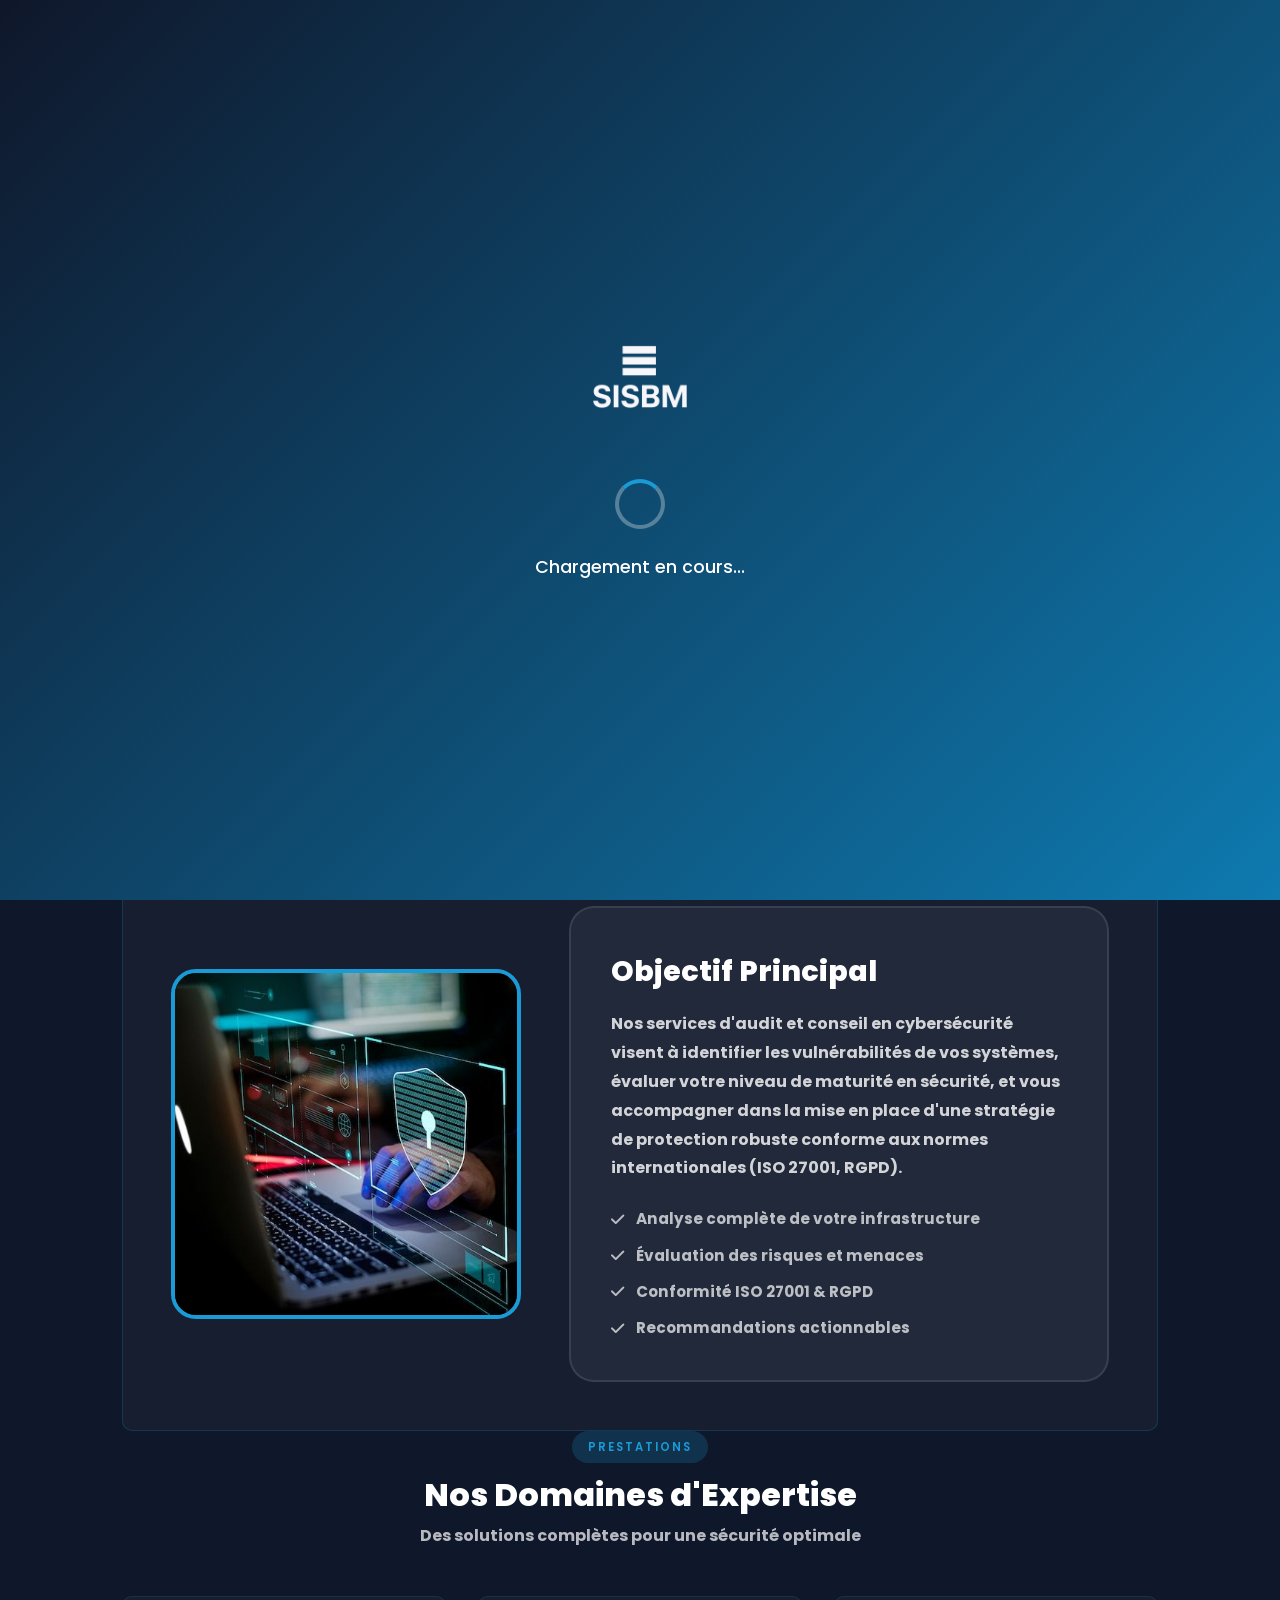
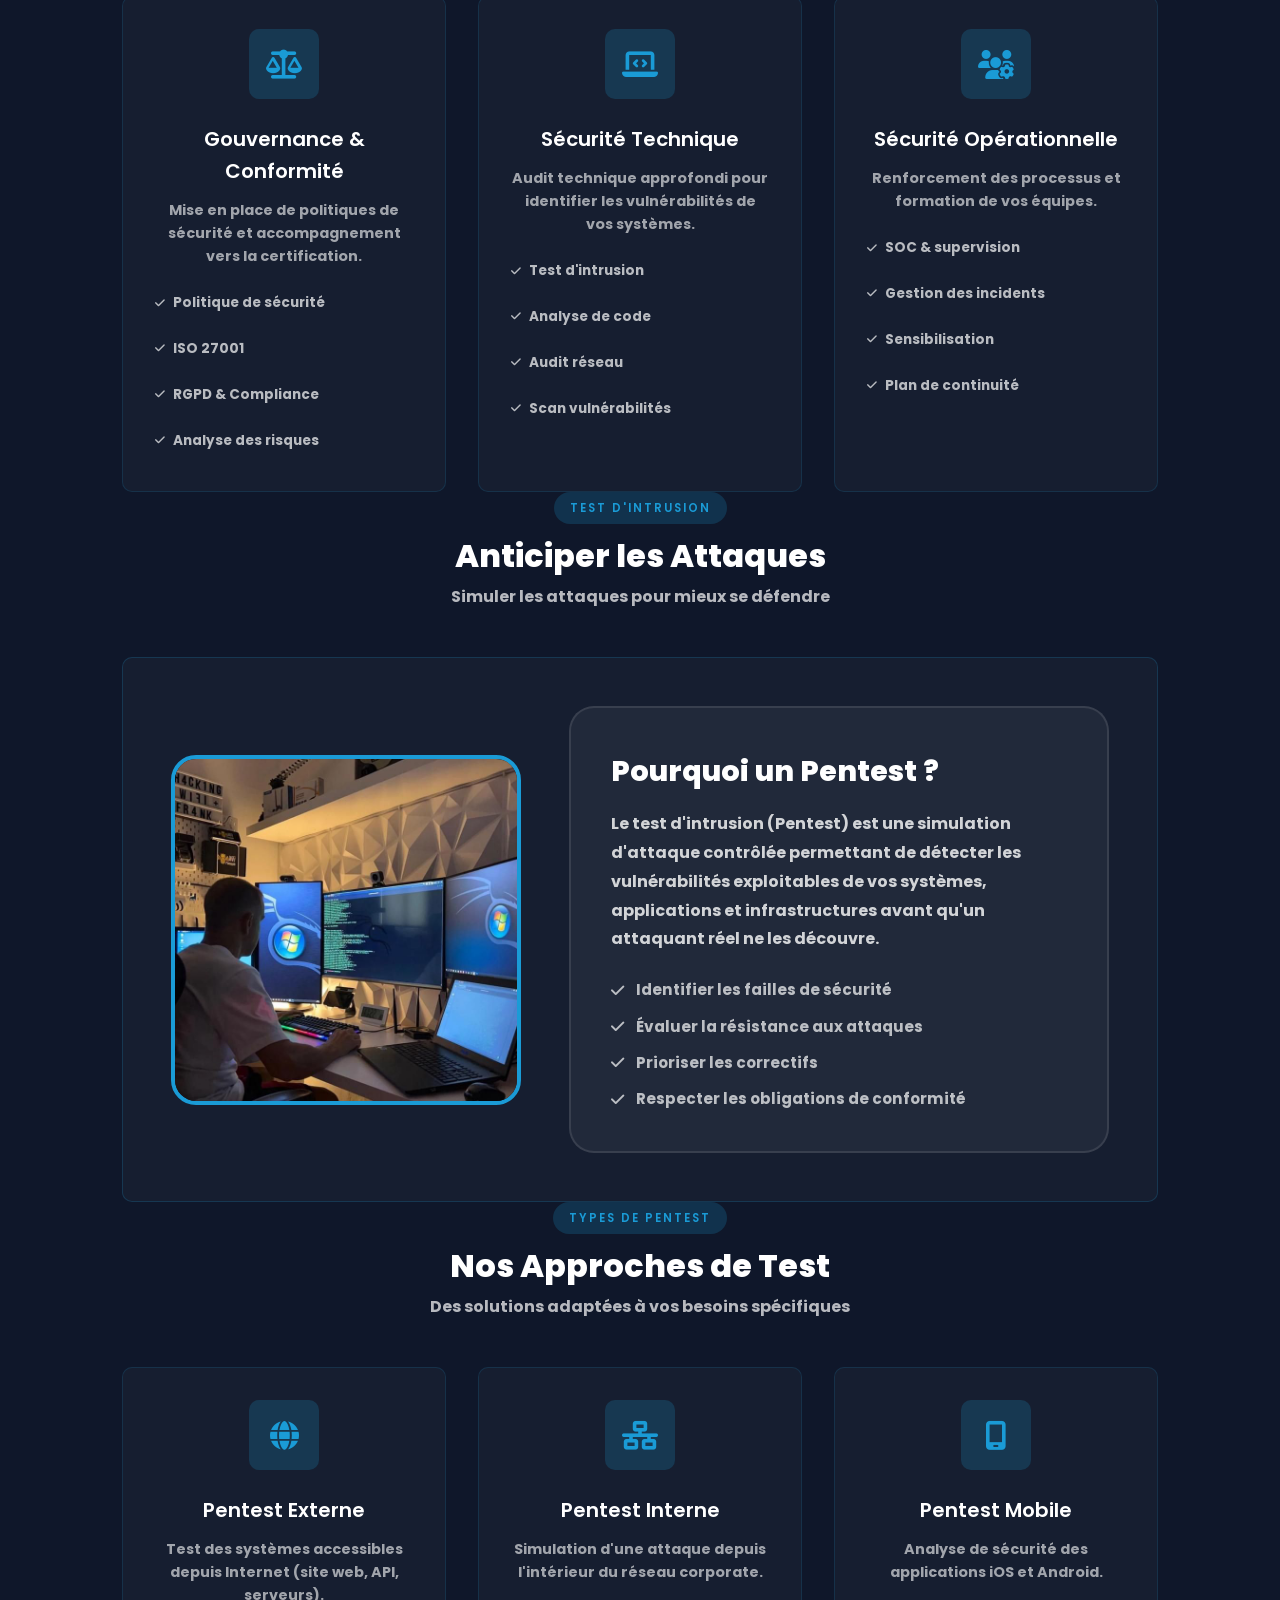
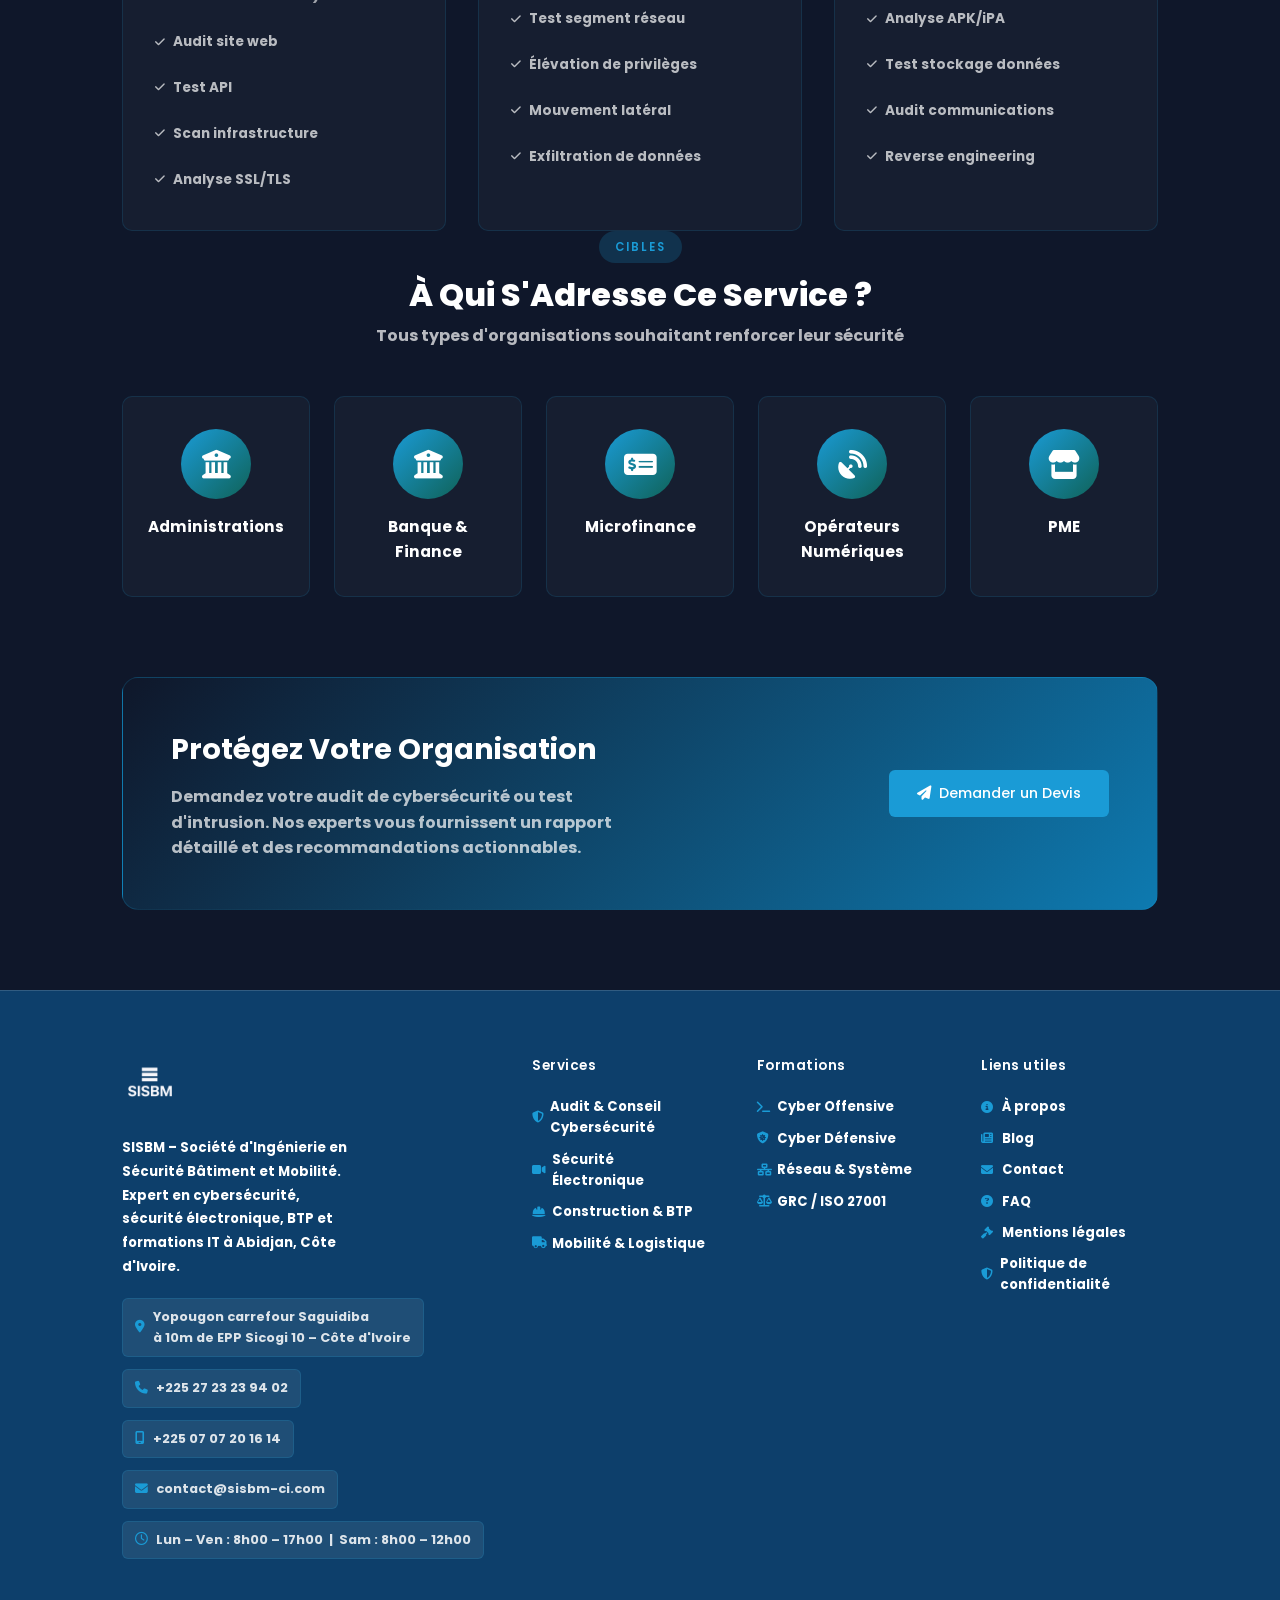
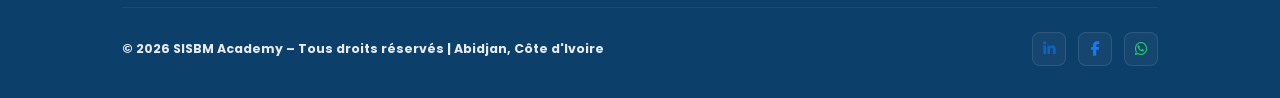
<file: service-cybersecurite.html>
<!DOCTYPE html>
<html lang="fr">
<head>
  <meta charset="UTF-8" />
  <meta name="viewport" content="width=device-width, initial-scale=1.0" />
  <title>Cybersécurité – Audit & Pentest – SISBM Academy</title>
  <meta name="description" content="Services complets de cybersécurité : audit, conseil et test d'intrusion en Côte d'Ivoire. Protégez vos systèmes avec nos experts certifiés." />
  <link rel="preconnect" href="https://fonts.googleapis.com" />
  <link rel="preconnect" href="https://fonts.gstatic.com" crossorigin />
  <link href="https://fonts.googleapis.com/css2?family=Poppins:wght@300;400;500;600;700;800;900&display=swap" rel="stylesheet" />
  <link rel="stylesheet" href="https://cdnjs.cloudflare.com/ajax/libs/font-awesome/6.5.1/css/all.min.css" />
  <link rel="stylesheet" href="css/index.css" />
  <link rel="stylesheet" href="css/services.css" />
  <link rel="stylesheet" href="css/nav.css" />
  <link rel="stylesheet" href="css/footer.css" />
  <link rel="icon" type="image/png" href="images/logorech.jpg" />
</head>
<body>

  <!-- ══════════════ LOADER ══════════════ -->
  <div id="loader">
    <div class="loader-content">
      <div class="loader-logo">
        <img src="images/logo.png" alt="SISBM Academy Logo" />
      </div>
      <div class="loader-spinner"></div>
      <p>Chargement en cours...</p>
    </div>
  </div>

  <!-- Overlay mobile : ferme le menu au clic en dehors -->
  <div class="nav-overlay" id="nav-overlay" aria-hidden="true"></div>

  <!-- ══════════════ NAVBAR ══════════════ -->
  <nav id="navbar" role="navigation" aria-label="Navigation principale">
    <div class="nav-inner">
      <a href="index.html" class="logo">
        <img src="images/logo.png" alt="SISBM Academy Logo" style="height:70px;width:auto;" />
      </a>

      <ul class="nav-links" id="nav-menu">
        <li><a href="index.html">Accueil</a></li>

        <li class="dropdown">
          <a
            href="services.html"
            class="nav-dropdown-trigger"
            aria-expanded="false"
            aria-haspopup="true"
          >
            Services
          </a>
          <ul class="dropdown-menu" role="menu">
            <li><span class="dropdown-section-title">Nos domaines</span></li>
            <li>
              <a href="service-cybersecurite.html" role="menuitem">
                <i class="fa-solid fa-shield-halved" aria-hidden="true"></i>
                Audit &amp; Conseil Cybersécurité
              </a>
            </li>
            <li>
              <a href="service-electronique.html" role="menuitem">
                <i class="fa-solid fa-video" aria-hidden="true"></i>
                Sécurité Électronique
              </a>
            </li>
            <li>
              <a href="service-btp.html" role="menuitem">
                <i class="fa-solid fa-helmet-safety" aria-hidden="true"></i>
                Construction &amp; BTP
              </a>
            </li>
            <li>
              <a href="service-mobilite.html" role="menuitem">
                <i class="fa-solid fa-truck" aria-hidden="true"></i>
                Mobilité &amp; Logistique
              </a>
            </li>
            <li><span class="dropdown-section-title">Autres</span></li>
            <li>
              <a href="services.html" role="menuitem">
                <i class="fa-solid fa-list" aria-hidden="true"></i>
                Voir tous les services
              </a>
            </li>
          </ul>
        </li>

        <li><a href="formations.html">Formations</a></li>
        <li><a href="apropos.html">À propos</a></li>
        <li><a href="blog.html">Blog</a></li>
        <li><a href="contact.html">Contact</a></li>
      </ul>

      <a href="contact.html#contact-form" class="nav-cta">Demander un devis</a>

      <button
        type="button"
        class="nav-hamburger"
        id="hamburger"
        aria-label="Ouvrir le menu"
        aria-expanded="false"
        aria-controls="nav-menu"
      >
        <span></span><span></span><span></span>
      </button>
    </div>
  </nav>

  <!-- ══════════════ HERO ══════════════ -->
  <section class="page-hero">
    <video class="hero-video-bg" autoplay muted loop playsinline>
      <source src="https://content.pexels.com/aigc-bundle/videos/d2768979-5917-4739-9378-6516f64a4676.mp4" type="video/mp4">
    </video>
    <div class="hero-video-overlay"></div>
    <div class="hero-orb"></div>
    <div class="hero-grid"></div>
    
    <div class="page-hero-inner">
      <div class="page-hero-content">
        <div class="breadcrumb">
          <a href="index.html">Services</a><span>/</span><span>Cybersécurité</span>
        </div>
        
        <h1 class="page-hero-title">
          <span class="highlight">Cybersécurité</span>
        </h1>
        
        <p class="page-hero-desc">
          Audit, Conseil et Test d'Intrusion. Protégez vos systèmes d'information avec nos experts certifiés. 
          Une approche complète pour sécuriser vos actifs numériques.
        </p>
        
        <div class="mobile-hero-img">
          <img src="images/Tests d'Intrusion & Ethical Hacking.jpg" alt="Cybersécurité SISBM" class="hero-img" />
        </div>
        
        <div class="page-hero-actions">
          <a href="contact.html#contact-form" class="btn btn-primary">
            <i class="fa-solid fa-shield-halved"></i>
            Demander un Audit
          </a>
          <a href="#audit" class="btn btn-secondary btn-discover">
            <i class="fa-solid fa-arrow-down"></i>
            Découvrir
          </a>
        </div>
        
        <div class="page-hero-stats">
          <div class="stat-box">
            <span class="stat-number">200+</span>
            <span class="stat-label">Audits & Pentests</span>
          </div>
          <div class="stat-box">
            <span class="stat-number">500+</span>
            <span class="stat-label">Vulnérabilités Détectées</span>
          </div>
          <div class="stat-box">
            <span class="stat-number">100%</span>
            <span class="stat-label">Conformité Atteinte</span>
          </div>
        </div>
      </div>
      
      <div class="page-hero-image">
        <img src="images/Tests d'Intrusion & Ethical Hacking.jpg" alt="Cybersécurité SISBM" class="hero-img" />
      </div>
    </div>
  </section>

  <!-- ══════════════ AUDIT & CONSEIL ══════════════ -->
  <section id="audit" class="section-pad bg-dark">
    <div class="container">
      <div class="section-header" data-aos>
        <span class="tag light-tag">Audit & Conseil</span>
        <h2 class="light">Sécuriser Vos Systèmes</h2>
        <p class="light">Une expertise complète pour protéger votre organisation</p>
      </div>
      
      <div class="objective-card" data-aos>
        <div class="objective-icon">
          <img src="images/Cryptographie & PKI.jpg" alt="Objectif" class="obj-img" />
        </div>
        <div class="objective-content">
          <h3>Objectif Principal</h3>
          <p>
            Nos services d'audit et conseil en cybersécurité visent à identifier les vulnérabilités de vos systèmes, 
            évaluer votre niveau de maturité en sécurité, et vous accompagner dans la mise en place d'une stratégie 
            de protection robuste conforme aux normes internationales (ISO 27001, RGPD).
          </p>
          <ul class="objective-list">
            <li><i class="fa-solid fa-check"></i> Analyse complète de votre infrastructure</li>
            <li><i class="fa-solid fa-check"></i> Évaluation des risques et menaces</li>
            <li><i class="fa-solid fa-check"></i> Conformité ISO 27001 & RGPD</li>
            <li><i class="fa-solid fa-check"></i> Recommandations actionnables</li>
          </ul>
        </div>
      </div>
    </div>
  </section>

  <!-- ══════════════ PRESTATIONS AUDIT ══════════════ -->
  <section class="section-pad bg-dark">
    <div class="container">
      <div class="section-header" data-aos>
        <span class="tag light-tag">Prestations</span>
        <h2 class="light">Nos Domaines d'Expertise</h2>
        <p class="light">Des solutions complètes pour une sécurité optimale</p>
      </div>
      
      <div class="services-grid">
        <div class="service-card" data-aos>
          <div class="service-icon">
            <i class="fa-solid fa-scale-balanced"></i>
          </div>
          <h3>Gouvernance & Conformité</h3>
          <p>Mise en place de politiques de sécurité et accompagnement vers la certification.</p>
          <ul class="service-features">
            <li><i class="fa-solid fa-check"></i> Politique de sécurité</li>
            <li><i class="fa-solid fa-check"></i> ISO 27001</li>
            <li><i class="fa-solid fa-check"></i> RGPD & Compliance</li>
            <li><i class="fa-solid fa-check"></i> Analyse des risques</li>
          </ul>
        </div>
        
        <div class="service-card" data-aos data-aos-delay="100">
          <div class="service-icon">
            <i class="fa-solid fa-laptop-code"></i>
          </div>
          <h3>Sécurité Technique</h3>
          <p>Audit technique approfondi pour identifier les vulnérabilités de vos systèmes.</p>
          <ul class="service-features">
            <li><i class="fa-solid fa-check"></i> Test d'intrusion</li>
            <li><i class="fa-solid fa-check"></i> Analyse de code</li>
            <li><i class="fa-solid fa-check"></i> Audit réseau</li>
            <li><i class="fa-solid fa-check"></i> Scan vulnérabilités</li>
          </ul>
        </div>
        
        <div class="service-card" data-aos data-aos-delay="200">
          <div class="service-icon">
            <i class="fa-solid fa-users-gear"></i>
          </div>
          <h3>Sécurité Opérationnelle</h3>
          <p>Renforcement des processus et formation de vos équipes.</p>
          <ul class="service-features">
            <li><i class="fa-solid fa-check"></i> SOC & supervision</li>
            <li><i class="fa-solid fa-check"></i> Gestion des incidents</li>
            <li><i class="fa-solid fa-check"></i> Sensibilisation</li>
            <li><i class="fa-solid fa-check"></i> Plan de continuité</li>
          </ul>
        </div>
      </div>
    </div>
  </section>

  <!-- ══════════════ PENTEST ══════════════ -->
  <section id="pentest" class="section-pad bg-dark">
    <div class="container">
      <div class="section-header" data-aos>
        <span class="tag light-tag">Test d'Intrusion</span>
        <h2 class="light">Anticiper les Attaques</h2>
        <p class="light">Simuler les attaques pour mieux se défendre</p>
      </div>
      
      <div class="objective-card pentest-card" data-aos>
        <div class="objective-icon">
          <img src="images/Sécurité des Systèmes.jpg" alt="Pentest" class="obj-img" />
        </div>
        <div class="objective-content">
          <h3>Pourquoi un Pentest ?</h3>
          <p>
            Le test d'intrusion (Pentest) est une simulation d'attaque contrôlée permettant de détecter 
            les vulnérabilités exploitables de vos systèmes, applications et infrastructures avant 
            qu'un attaquant réel ne les découvre.
          </p>
          <ul class="objective-list">
            <li><i class="fa-solid fa-check"></i> Identifier les failles de sécurité</li>
            <li><i class="fa-solid fa-check"></i> Évaluer la résistance aux attaques</li>
            <li><i class="fa-solid fa-check"></i> Prioriser les correctifs</li>
            <li><i class="fa-solid fa-check"></i> Respecter les obligations de conformité</li>
          </ul>
        </div>
      </div>
    </div>
  </section>

  <!-- ══════════════ TYPES DE PENTEST ══════════════ -->
  <section class="section-pad bg-dark">
    <div class="container">
      <div class="section-header" data-aos>
        <span class="tag light-tag">Types de Pentest</span>
        <h2 class="light">Nos Approches de Test</h2>
        <p class="light">Des solutions adaptées à vos besoins spécifiques</p>
      </div>
      
      <div class="services-grid">
        <div class="service-card" data-aos>
          <div class="service-icon">
            <i class="fa-solid fa-globe"></i>
          </div>
          <h3>Pentest Externe</h3>
          <p>Test des systèmes accessibles depuis Internet (site web, API, serveurs).</p>
          <ul class="service-features">
            <li><i class="fa-solid fa-check"></i> Audit site web</li>
            <li><i class="fa-solid fa-check"></i> Test API</li>
            <li><i class="fa-solid fa-check"></i> Scan infrastructure</li>
            <li><i class="fa-solid fa-check"></i> Analyse SSL/TLS</li>
          </ul>
        </div>
        
        <div class="service-card" data-aos data-aos-delay="100">
          <div class="service-icon">
            <i class="fa-solid fa-network-wired"></i>
          </div>
          <h3>Pentest Interne</h3>
          <p>Simulation d'une attaque depuis l'intérieur du réseau corporate.</p>
          <ul class="service-features">
            <li><i class="fa-solid fa-check"></i> Test segment réseau</li>
            <li><i class="fa-solid fa-check"></i> Élévation de privilèges</li>
            <li><i class="fa-solid fa-check"></i> Mouvement latéral</li>
            <li><i class="fa-solid fa-check"></i> Exfiltration de données</li>
          </ul>
        </div>
        
        <div class="service-card" data-aos data-aos-delay="200">
          <div class="service-icon">
            <i class="fa-solid fa-mobile-screen"></i>
          </div>
          <h3>Pentest Mobile</h3>
          <p>Analyse de sécurité des applications iOS et Android.</p>
          <ul class="service-features">
            <li><i class="fa-solid fa-check"></i> Analyse APK/iPA</li>
            <li><i class="fa-solid fa-check"></i> Test stockage données</li>
            <li><i class="fa-solid fa-check"></i> Audit communications</li>
            <li><i class="fa-solid fa-check"></i> Reverse engineering</li>
          </ul>
        </div>
      </div>
    </div>
  </section>

  <!-- ══════════════ CIBLES ══════════════ -->
  <section class="section-pad bg-dark">
    <div class="container">
      <div class="section-header" data-aos>
        <span class="tag light-tag">Cibles</span>
        <h2 class="light">À Qui S'Adresse Ce Service ?</h2>
        <p class="light">Tous types d'organisations souhaitant renforcer leur sécurité</p>
      </div>
      
      <div class="targets-grid">
        <div class="target-card" data-aos>
          <div class="target-icon">
            <i class="fa-solid fa-building-columns"></i>
          </div>
          <h4>Administrations</h4>
        </div>
        
        <div class="target-card" data-aos data-aos-delay="100">
          <div class="target-icon">
            <i class="fa-solid fa-bank"></i>
          </div>
          <h4>Banque & Finance</h4>
        </div>
        
        <div class="target-card" data-aos data-aos-delay="200">
          <div class="target-icon">
            <i class="fa-solid fa-money-check-dollar"></i>
          </div>
          <h4>Microfinance</h4>
        </div>
        
        <div class="target-card" data-aos data-aos-delay="300">
          <div class="target-icon">
            <i class="fa-solid fa-satellite-dish"></i>
          </div>
          <h4>Opérateurs Numériques</h4>
        </div>
        
        <div class="target-card" data-aos data-aos-delay="400">
          <div class="target-icon">
            <i class="fa-solid fa-store"></i>
          </div>
          <h4>PME</h4>
        </div>
      </div>
    </div>
  </section>

  <!-- ══════════════ CTA ══════════════ -->
  <section id="cta-contact" class="section-pad bg-dark">
    <div class="container">
      <div class="cta-box" data-aos>
        <div class="cta-box-text">
          <h2>Protégez Votre Organisation</h2>
          <p>Demandez votre audit de cybersécurité ou test d'intrusion. Nos experts vous fournissent un rapport détaillé et des recommandations actionnables.</p>
        </div>
        <div class="cta-box-actions">
          <a href="contact.html#contact-form" class="btn btn-primary">
            <i class="fa-solid fa-paper-plane"></i>
            Demander un Devis
          </a>
        </div>
      </div>
    </div>
  </section>

  <!-- ══════════════ FOOTER ══════════════ -->
  <footer id="footer">
    <div class="container">
      <div class="footer-grid">

        <div class="footer-brand">
          <a href="index.html" class="footer-logo">
            <img src="images/logo.png" alt="SISBM Academy Logo" style="height:56px;width:auto;" />
          </a>
          <p>SISBM – Société d'Ingénierie en Sécurité Bâtiment et Mobilité. Expert en cybersécurité, sécurité électronique, BTP et formations IT à Abidjan, Côte d'Ivoire.</p>
          <div class="footer-contact-info">
            <div class="fci-item">
              <i class="fa-solid fa-location-dot"></i>
              <span>Yopougon carrefour Saguidiba<br>à 10m de EPP Sicogi 10 – Côte d'Ivoire</span>
            </div>
            <div class="fci-item">
              <i class="fa-solid fa-phone"></i>
              <a href="tel:+2252723239402">+225 27 23 23 94 02</a>
            </div>
            <div class="fci-item">
              <i class="fa-solid fa-mobile-screen"></i>
              <a href="tel:+22507201614">+225 07 07 20 16 14</a>
            </div>
            <div class="fci-item">
              <i class="fa-solid fa-envelope"></i>
              <a href="mailto:contact@sisbm-ci.com">contact@sisbm-ci.com</a>
            </div>
            <div class="fci-item">
              <i class="fa-regular fa-clock"></i>
              <span>Lun – Ven : 8h00 – 17h00 &nbsp;|&nbsp; Sam : 8h00 – 12h00</span>
            </div>
          </div>
        </div>

        <div class="footer-col">
          <h4>Services</h4>
          <ul>
            <li><a href="service-cybersecurite.html"><i class="fa-solid fa-shield-halved"></i> Audit & Conseil Cybersécurité</a></li>
            <li><a href="service-electronique.html"><i class="fa-solid fa-video"></i> Sécurité Électronique</a></li>
            <li><a href="service-btp.html"><i class="fa-solid fa-helmet-safety"></i> Construction & BTP</a></li>
            <li><a href="service-mobilite.html"><i class="fa-solid fa-truck"></i> Mobilité & Logistique</a></li>
          </ul>
        </div>

        <div class="footer-col">
          <h4>Formations</h4>
          <ul>
            <li><a href="formations.html#cyber-off"><i class="fa-solid fa-terminal"></i> Cyber Offensive</a></li>
            <li><a href="formations.html#cyber-def"><i class="fa-solid fa-shield-virus"></i> Cyber Défensive</a></li>
            <li><a href="formations.html#reseau"><i class="fa-solid fa-network-wired"></i> Réseau & Système</a></li>
            <li><a href="formations.html#grc"><i class="fa-solid fa-scale-balanced"></i> GRC / ISO 27001</a></li>
          </ul>
        </div>

        <div class="footer-col">
          <h4>Liens utiles</h4>
          <ul>
            <li><a href="apropos.html"><i class="fa-solid fa-circle-info"></i> À propos</a></li>
            <li><a href="blog.html"><i class="fa-solid fa-newspaper"></i> Blog</a></li>
            <li><a href="contact.html"><i class="fa-solid fa-envelope"></i> Contact</a></li>
            <li><a href="contact.html#faq"><i class="fa-solid fa-circle-question"></i> FAQ</a></li>
            <li><a href="mentions-legales.html"><i class="fa-solid fa-gavel"></i> Mentions légales</a></li>
            <li><a href="politique-confidentialite.html"><i class="fa-solid fa-shield-halved"></i> Politique de confidentialité</a></li>
          </ul>
        </div>

      </div>

      <div class="footer-bottom">
        <p>© 2026 SISBM Academy – Tous droits réservés | Abidjan, Côte d'Ivoire</p>
        <div class="footer-social">
          <a href="https://www.linkedin.com/company/sisbm-academy" class="social-btn social-linkedin" aria-label="LinkedIn" title="LinkedIn" target="_blank">
            <i class="fa-brands fa-linkedin-in"></i>
          </a>
          <a href="https://www.facebook.com/search/top/?q=sisbm" class="social-btn social-facebook" aria-label="Facebook" title="Facebook" target="_blank">
            <i class="fa-brands fa-facebook-f"></i>
          </a>
          <a href="https://wa.me/2250707201614" class="social-btn social-whatsapp" aria-label="WhatsApp" title="WhatsApp" target="_blank">
            <i class="fa-brands fa-whatsapp"></i>
          </a>
        </div>
      </div>
    </div>
  </footer>

  <!-- Bouton WhatsApp flottant -->
  <a href="https://wa.me/2250707201614?text=Bonjour%20SISBM%2C%20je%20souhaite%20des%20informations%20sur%20vos%20services."
     class="wa-float" id="wa-float" target="_blank" aria-label="Contacter sur WhatsApp">
    <i class="fa-brands fa-whatsapp"></i>
  </a>

  <script src="js/nav.js"></script>
  <script src="js/index.js"></script>
</body>
</html>
</file>
<file: css/formations.css>
*{
  font-family: poppins, sans-serif;
  font-weight: 700;
}

*,*::before,*::after{box-sizing:border-box;margin:0;padding:0}
:root{--navy:#060F1E;--navy-mid:#0B1F3A;--blue:#0B3C5D;--cyan:#1A9FD6;--cyan-l:#4BB8E8;--green:#00FFB2;--green-dim:rgba(0,255,178,0.12);--white:#fff;--gray:#F0F4F8;--text:#1A2B3C;--muted:#607080;--border:rgba(11,60,93,0.1);--fd:'Poppins',sans-serif;--fb:'Poppins',sans-serif;--tr:0.25s ease;--r-sm:6px;--r-md:10px;--r-lg:16px}
html{scroll-behavior:smooth}body{font-family:var(--fb);color:var(--text);background:var(--white);overflow-x:hidden;line-height:1.6}
a{text-decoration:none;color:inherit}ul{list-style:none}button{cursor:pointer;font-family:var(--fb)}
.container{max-width:1100px;margin:0 auto;padding:0 2rem}
/* ── LOADER ── */
#loader{position:fixed;top:0;left:0;width:100%;height:100%;background:linear-gradient(135deg,var(--navy) 0%,var(--blue) 100%);display:flex;justify-content:center;align-items:center;z-index:9999;transition:opacity 0.5s ease,visibility 0.5s ease}
.loader-content{text-align:center;color:#fff}
.loader-logo img{width:120px;height:auto;margin-bottom:2rem;animation:logo-grow 1.5s ease-out forwards}
.loader-spinner{width:50px;height:50px;border:4px solid rgba(255,255,255,0.3);border-top:4px solid var(--cyan);border-radius:50%;animation:spin 1s linear infinite;margin:0 auto 1.5rem}
#loader p{font-size:1.1rem;font-weight:500;margin:0}
@keyframes spin{0%{transform:rotate(0deg)}100%{transform:rotate(360deg)}}
@keyframes pulse{0%,100%{opacity:1}50%{opacity:0.7}}
@keyframes logo-grow{0%{transform:scale(.5);opacity:0}50%{transform:scale(1.3);opacity:1}100%{transform:scale(1);opacity:1}}
#loader.hidden{opacity:0;visibility:hidden}
.btn{display:inline-flex;align-items:center;gap:.5rem;padding:.7rem 1.6rem;border-radius:var(--r-sm);font-size:.88rem;font-weight:500;border:none;transition:var(--tr);cursor:pointer}
.btn-primary{background:var(--cyan);color:#fff}.btn-primary:hover{background:var(--cyan-l);transform:translateY(-2px);box-shadow:0 6px 20px rgba(26,159,214,.35)}
.btn-white{background:#fff;color:var(--navy)}.btn-white:hover{background:var(--green);color:var(--navy)}
.btn-whatsapp{background:#25D366;color:#fff}.btn-whatsapp:hover{background:#1db954}
.btn-outline{background:transparent;color:var(--cyan);border:1px solid var(--cyan)}.btn-outline:hover{background:var(--cyan);color:#fff}
/* HERO */
.page-hero{background:var(--navy);padding:9rem 2rem 5rem;position:relative;overflow:hidden}
.hero-orb{position:absolute;width:500px;height:500px;border-radius:50%;background:radial-gradient(circle,rgba(26,159,214,.12) 0%,transparent 70%);top:-100px;right:-100px;pointer-events:none}
.hero-grid{position:absolute;inset:0;background-image:linear-gradient(rgba(26,159,214,.05) 1px,transparent 1px),linear-gradient(90deg,rgba(26,159,214,.05) 1px,transparent 1px);background-size:60px 60px}
.page-hero{background: linear-gradient(135deg, rgba(6,15,30,0.85) 0%, rgba(11,60,93,0.75) 100%), url('../images/FORMATION.jpg'); background-size: cover; background-position: center;}
.page-hero-content{max-width:750px;position:relative;z-index:1}
.breadcrumb{display:flex;align-items:center;gap:.5rem;font-size:.78rem;color:rgba(255,255,255,.4);margin-bottom:1.5rem}.breadcrumb a{color:var(--cyan)}.breadcrumb span{color:rgba(255,255,255,.25)}
.page-hero h1{font-family:var(--fd);font-size:clamp(1.8rem,4vw,2.8rem);font-weight:900;color:#fff;line-height:1.15;margin-bottom:1.25rem}.page-hero h1 em{color:var(--green);font-style:normal}
.page-hero p{color:rgba(255,255,255,.6);font-size:1rem;line-height:1.8;max-width:580px;margin-bottom:2rem}
.hero-badges{display:flex;flex-wrap:wrap;gap:.5rem}.hbadge{background:rgba(26,159,214,.12);border:1px solid rgba(26,159,214,.25);color:var(--cyan-l);font-size:.75rem;padding:.3rem .85rem;border-radius:20px}
/* FILTRES */
.filters-bar{background:var(--gray);border-bottom:1px solid var(--border);position:sticky;top:68px;z-index:100}
.filters-inner{max-width:1100px;margin:0 auto;padding:0 2rem;display:flex;gap:.5rem;overflow-x:auto;scrollbar-width:none;padding-top:.75rem;padding-bottom:.75rem}.filters-inner::-webkit-scrollbar{display:none}
.filter-btn{padding:.5rem 1.2rem;border:1px solid var(--border);border-radius:20px;background:#fff;font-size:.82rem;color:var(--muted);transition:var(--tr)}.filter-btn:hover{border-color:var(--cyan);color:var(--cyan)}.filter-btn.active{background:var(--cyan);color:#fff;border-color:var(--cyan)}
/* FORMATIONS DETAIL */
#formations-list{padding:4rem 0}
.formation-detail{margin-bottom:3rem;border-radius:var(--r-lg);overflow:hidden;border:1px solid var(--border);box-shadow:0 2px 16px rgba(11,60,93,.08);transition:var(--tr)}
.formation-detail[data-hidden]{display:none}
.fd-header{padding:2rem 2.5rem;display:flex;align-items:flex-start;justify-content:space-between;gap:2rem;flex-wrap:wrap}
.fh-off{background:linear-gradient(135deg,#0B2A4A,#1A9FD6)}.fh-def{background:linear-gradient(135deg,#0B2A40,#00A896)}.fh-net{background:linear-gradient(135deg,#1A1060,#5B4BE8)}.fh-grc{background:linear-gradient(135deg,#2A0E40,#A855F7)}
.fd-header-left{flex:1}.fd-level{display:inline-block;background:rgba(255,255,255,.18);color:rgba(255,255,255,.9);font-size:.68rem;letter-spacing:1px;text-transform:uppercase;padding:.2rem .65rem;border-radius:20px;margin-bottom:.75rem;font-weight:500;position:relative;z-index:1}
.fd-header-left h2{color:#fff;font-family:var(--fd);font-size:clamp(1.2rem,2.5vw,1.6rem);font-weight:700;margin-bottom:.5rem;position:relative;z-index:1}
.fd-header-left>p{color:rgba(255,255,255,.65);font-size:.9rem;margin-bottom:1rem;position:relative;z-index:1}
.fd-meta{display:flex;flex-wrap:wrap;gap:.75rem;position:relative;z-index:1}.fd-meta span{color:rgba(255,255,255,.6);font-size:.78rem}
.fd-price-box{text-align:right;flex-shrink:0;position:relative;z-index:1}.fd-price{font-family:var(--fd);font-size:1.6rem;font-weight:900;color:#fff;margin-bottom:.25rem}.fd-price span{font-size:.9rem;opacity:.7}
.fd-price-sub{color:rgba(255,255,255,.5);font-size:.75rem;margin-bottom:1rem}
.fd-body{display:grid;grid-template-columns:1fr 1fr;gap:0;background:#fff}
.fd-col{padding:2rem 2.5rem}.fd-col:first-child{border-right:1px solid var(--border)}
.fd-col h3{font-size:1rem;font-weight:700;color:var(--navy);margin-bottom:1.5rem;padding-bottom:.75rem;border-bottom:2px solid var(--cyan)}
.module-list{display:flex;flex-direction:column;gap:1rem}
.module-item{display:flex;gap:1rem;align-items:flex-start}
.module-num{width:32px;height:32px;border-radius:8px;background:rgba(26,159,214,.1);color:var(--cyan);font-family:var(--fd);font-size:.75rem;font-weight:700;display:flex;align-items:center;justify-content:center;flex-shrink:0;margin-top:2px}
.module-item strong{font-size:.88rem;font-weight:600;color:var(--navy);display:block;margin-bottom:.2rem}
.module-item p{font-size:.78rem;color:var(--muted);line-height:1.5}
.benefits-list{display:flex;flex-direction:column;gap:.85rem;margin-bottom:1.5rem}
.benefit-item{display:flex;gap:.75rem;align-items:flex-start}
.bi-icon{font-size:1.2rem;flex-shrink:0;margin-top:2px}
.benefit-item strong{font-size:.88rem;font-weight:600;color:var(--navy);display:block;margin-bottom:.15rem}
.benefit-item p{font-size:.78rem;color:var(--muted)}
.prereqs{background:var(--gray);border-radius:var(--r-md);padding:1rem 1.25rem;margin-bottom:1.25rem}
.prereqs h4{font-size:.82rem;font-weight:600;color:var(--navy);margin-bottom:.6rem}
.prereqs li{font-size:.78rem;color:var(--muted);padding:.2rem 0;padding-left:1rem;position:relative}.prereqs li::before{content:'›';position:absolute;left:0;color:var(--cyan)}
.next-session{display:flex;align-items:center;gap:.75rem;flex-wrap:wrap;font-size:.82rem;color:var(--text);padding:.75rem 1rem;background:rgba(0,255,178,.06);border:1px solid rgba(0,255,178,.2);border-radius:var(--r-sm)}
.ns-dot{width:8px;height:8px;border-radius:50%;background:var(--green);animation:blink-ns 1.5s ease-in-out infinite;flex-shrink:0}
@keyframes blink-ns{0%,100%{opacity:1}50%{opacity:.3}}
.ns-places{background:rgba(0,255,178,.15);color:var(--green);font-size:.72rem;padding:.2rem .6rem;border-radius:10px;font-weight:600;margin-left:auto}
/* FORMATIONS HEADER AVEC IMAGES */
.fh-off{background-image:url('../images/Cybersécurité Offensive.jpg');background-size:cover;background-position:center;background-repeat:no-repeat;position:relative}.fh-off::before{content:'';position:absolute;inset:0;background:rgba(0,0,0,0.6)}
.fh-def{background-image:url('../images/cybersécurité defensive.jpg');background-size:cover;background-position:center;background-repeat:no-repeat;position:relative}.fh-def::before{content:'';position:absolute;inset:0;background:rgba(0,0,0,0.6)}
.fh-net{background-image:url('../images/reseau system.jpg');background-size:cover;background-position:center;background-repeat:no-repeat;position:relative}.fh-net::before{content:'';position:absolute;inset:0;background:rgba(0,0,0,0.6)}
.fh-grc{background-image:url('../images/grc-conformité.jpg');background-size:cover;background-position:center;background-repeat:no-repeat;position:relative}.fh-grc::before{content:'';position:absolute;inset:0;background:rgba(0,0,0,0.6)}
/* PARCOURS */
#parcours{padding:5rem 0;background:var(--gray)}
.section-header{text-align:center;margin-bottom:3rem}.section-header .tag{display:inline-block;font-size:.72rem;letter-spacing:2px;text-transform:uppercase;color:var(--cyan);font-weight:600;margin-bottom:.75rem}
.section-header h2{font-family:var(--fd);font-size:clamp(1.3rem,2.5vw,1.8rem);font-weight:700;color:var(--navy);margin-bottom:.5rem}
.section-header p{color:var(--muted);font-size:.92rem}.accent-bar{width:44px;height:3px;background:linear-gradient(90deg,var(--cyan),var(--green));margin:1rem auto 0;border-radius:2px}
.parcours-grid{display:grid;grid-template-columns:repeat(auto-fit,minmax(280px,1fr));gap:1.5rem}
.parcours-card{background:#fff;border-radius:var(--r-lg);padding:2rem;border:1px solid var(--border);transition:var(--tr)}.parcours-card:hover{transform:translateY(-4px);box-shadow:0 8px 32px rgba(11,60,93,.12)}
.pc-icon{font-size:2rem;margin-bottom:1rem}.parcours-card h3{font-size:1rem;font-weight:600;color:var(--navy);margin-bottom:1rem}
.pc-path{display:flex;align-items:center;flex-wrap:wrap;gap:.4rem;margin-bottom:1rem}
.pc-step{background:rgba(26,159,214,.1);color:var(--blue);font-size:.75rem;font-weight:600;padding:.3rem .75rem;border-radius:20px}
.pc-arrow{color:var(--cyan);font-size:.9rem}
.parcours-card p{font-size:.83rem;color:var(--muted);line-height:1.7}
/* FAQ */
#faq{padding:5rem 0;background:#fff}
.faq-list{max-width:700px;margin:0 auto;display:flex;flex-direction:column;gap:.75rem}
.faq-item{border:1px solid var(--border);border-radius:var(--r-md);overflow:hidden}
.faq-q{width:100%;background:none;border:none;padding:1.1rem 1.5rem;display:flex;align-items:center;justify-content:space-between;text-align:left;font-size:.9rem;font-weight:500;color:var(--navy);cursor:pointer;transition:background var(--tr)}.faq-q:hover{background:var(--gray)}
.faq-chev{transition:transform var(--tr)}.faq-item.open .faq-chev{transform:rotate(180deg)}
.faq-a{max-height:0;overflow:hidden;transition:max-height .35s ease,padding .2s;padding:0 1.5rem;font-size:.85rem;color:var(--muted);line-height:1.8}.faq-item.open .faq-a{max-height:200px;padding:0 1.5rem 1.25rem}
/* CTA */
#cta{padding:5rem 0;background:var(--gray)}.cta-box{background:linear-gradient(135deg,var(--navy-mid),var(--blue));border-radius:var(--r-lg);padding:3rem;text-align:center;border:1px solid rgba(26,159,214,.2)}
.cta-box h2{font-family:var(--fd);font-size:clamp(1.2rem,2.5vw,1.6rem);color:#fff;margin-bottom:.75rem}
.cta-box p{color:rgba(255,255,255,.55);font-size:.92rem;margin-bottom:2rem}.cta-actions{display:flex;gap:1rem;justify-content:center;flex-wrap:wrap}
/* FOOTER */
footer{background:var(--navy);color:rgba(255,255,255,.45);padding:4rem 0 2rem;border-top:1px solid rgba(26,159,214,.12)}
.footer-grid{display:grid;grid-template-columns:1.5fr 1fr 1fr 1fr;gap:3rem;margin-bottom:3rem}
.footer-logo{font-family:var(--fd);font-size:1.2rem;font-weight:900;color:#fff;letter-spacing:3px;display:block;margin-bottom:1rem}
.footer-brand p{font-size:.82rem;line-height:1.8;color:rgba(255,255,255,.4)}
.footer-col h4{color:#fff;font-size:.85rem;font-weight:600;margin-bottom:1.25rem}
.footer-col ul{display:flex;flex-direction:column;gap:.65rem}.footer-col a{font-size:.82rem;color:rgba(255,255,255,.4);transition:color var(--tr)}.footer-col a:hover{color:var(--cyan)}
.footer-bottom{border-top:1px solid rgba(255,255,255,.06);padding-top:1.5rem;font-size:.78rem}
/* ── FOOTER ── */
footer { background: var(--navy); color: #ffffff; padding: 4rem 0 2rem; border-top: 1px solid rgba(26,159,214,0.12); }
.footer-grid { display: grid; grid-template-columns: 1.5fr 1fr 1fr 1fr; gap: 3rem; margin-bottom: 3rem; }
.footer-brand .footer-logo { font-family: var(--font-d); font-size: 1.2rem; font-weight: 900; color: white; letter-spacing: 3px; display: block; margin-bottom: 1rem; }
.footer-brand p { font-size: 0.82rem; line-height: 1.8; max-width: 240px; color: #ffffff; }
.footer-col h4 { color: white; font-size: 0.85rem; font-weight: 600; letter-spacing: 0.5px; margin-bottom: 1.25rem; }
.footer-col ul { display: flex; flex-direction: column; gap: 0.65rem; }
.footer-col li a { font-size: 0.82rem; color: #ffffff; transition: color var(--tr); }
.footer-col li a:hover { color: var(--cyan); }
.footer-bottom { border-top: 1px solid rgba(255,255,255,0.06); padding-top: 1.5rem; display: flex; align-items: center; justify-content: space-between; font-size: 0.78rem; }
.footer-social { display: flex; gap: 0.75rem; }
.social-btn { width: 34px; height: 34px; border-radius: 8px; border: 1px solid rgba(255,255,255,0.1); background: rgba(255,255,255,0.04); display: flex; align-items: center; justify-content: center; font-size: 0.85rem; transition: var(--tr); color: #ffffff; cursor: pointer; }
.social-btn:hover { background: rgba(255,255,255,0.1); }
.social-btn.social-facebook { color: #1877F2; }
.social-btn.social-facebook:hover { background: #1877F2; color: #ffffff; }
.social-btn.social-whatsapp { color: #25D366; }
.social-btn.social-whatsapp:hover { background: #25D366; color: #ffffff; }
.social-btn.social-linkedin { color: #0A66C2; }
.social-btn.social-linkedin:hover { background: #0A66C2; color: #ffffff; }


/* ── WHATSAPP FLOAT ── */
.wa-float {
  position: fixed; bottom: 2rem; right: 2rem; z-index: 999;
  width: 56px; height: 56px; background: #25D366; border-radius: 50%;
  display: flex; align-items: center; justify-content: center;
  font-size: 1.6rem; cursor: pointer;
  box-shadow: 0 4px 20px rgba(37,211,102,0.45);
  animation: float-bounce 3s ease-in-out infinite;
}
.wa-float:hover { transform: scale(1.1); }
@keyframes float-bounce { 0%, 100% { transform: translateY(0); } 50% { transform: translateY(-6px); } }

/* WA */
.wa-float{position:fixed;bottom:2rem;right:2rem;z-index:999;width:56px;height:56px;background:#25D366;border-radius:50%;display:flex;align-items:center;justify-content:center;font-size:1.6rem;cursor:pointer;box-shadow:0 4px 20px rgba(37,211,102,.45);animation:float-bounce 3s ease-in-out infinite}
@keyframes float-bounce{0%,100%{transform:translateY(0)}50%{transform:translateY(-6px)}}
/* AOS */
[data-aos]{opacity:0;transform:translateY(28px);transition:opacity .6s ease,transform .6s ease}[data-aos].aos-animate{opacity:1;transform:translateY(0)}[data-aos-delay="100"]{transition-delay:.1s}[data-aos-delay="200"]{transition-delay:.2s}[data-aos-delay="300"]{transition-delay:.3s}[data-aos-delay="400"]{transition-delay:.4s}
@media(max-width:900px){.fd-body{grid-template-columns:1fr}.fd-col:first-child{border-right:none;border-bottom:1px solid var(--border)}.footer-grid{grid-template-columns:1fr 1fr}}
@media(max-width:640px){.fd-header{flex-direction:column}.fd-price-box{text-align:left;width:100%}.footer-grid{grid-template-columns:1fr}}

/* ══ FONT AWESOME – Formations ══ */

/* Hero badges avec icônes */
.hbadge { display: inline-flex; align-items: center; gap: 0.4rem; }
.hbadge i { font-size: 0.8rem; }

/* fd-meta avec icônes */
.fd-meta i { font-size: 0.75rem; color: rgba(255,255,255,0.6); margin-right: 0.2rem; }

/* Paiement */
.fd-price-sub i { font-size: 0.72rem; margin-right: 0.3rem; }

/* Bouton S'inscrire */
.btn-white i { font-size: 0.8rem; }
.btn-whatsapp { background: #25D366; color: white; border: none; }
.btn-whatsapp:hover { background: #1db954; transform: translateY(-2px); }
.btn-whatsapp i { font-size: 0.9rem; }

/* Bénéfices avec icônes FA */
.bi-icon {
  width: 36px; height: 36px;
  background: rgba(26,159,214,0.12);
  border-radius: 8px;
  display: flex; align-items: center; justify-content: center;
  flex-shrink: 0;
}
.bi-icon i { font-size: 1rem; color: var(--cyan); }

/* Prérequis titre */
.prereqs h4 i { margin-right: 0.4rem; color: var(--green); font-size: 0.85rem; }

/* Parcours icônes */
.pc-icon { font-size: 0; margin-bottom: 1rem; }
.pc-icon i { font-size: 2rem; color: var(--cyan); }
.pc-arrow i { font-size: 0.8rem; }

/* FAQ chevron FA */
.faq-chev i { font-size: 0.8rem; transition: transform 0.25s ease; }
.faq-item.open .faq-chev i { transform: rotate(180deg); color: var(--cyan); }

/* Footer contact info */
.footer-contact-info { margin-top: 1.25rem; display: flex; flex-direction: column; gap: 0.6rem; }
.fci-item { display: flex; align-items: flex-start; gap: 0.6rem; font-size: 0.82rem; color: rgba(255,255,255,0.45); }
.fci-item i { color: var(--cyan); font-size: 0.85rem; width: 14px; flex-shrink: 0; margin-top: 2px; }
.fci-item a { color: rgba(255,255,255,0.45); transition: color 0.25s ease; }
.fci-item a:hover { color: var(--cyan); }

/* Footer liens avec icônes */
.footer-col li a { display: flex; align-items: center; gap: 0.4rem; }
.footer-col li a i { color: var(--cyan); font-size: 0.75rem; width: 14px; }

/* Réseaux sociaux */
.social-btn { display: flex; align-items: center; justify-content: center; }
.social-btn i { font-size: 0.9rem; }

/* WhatsApp flottant */
.wa-float {
  position: fixed; bottom: 2rem; right: 2rem; z-index: 999;
  width: 56px; height: 56px; background: #25D366; border-radius: 50%;
  display: flex; align-items: center; justify-content: center;
  box-shadow: 0 4px 20px rgba(37,211,102,0.45);
  animation: float-bounce 3s ease-in-out infinite;
  text-decoration: none;
}
.wa-float i { font-size: 1.7rem; color: white; }
.wa-float:hover { transform: scale(1.1); }

/* ══ HERO 2 COLONNES AVEC IMAGE ══ */

.page-hero {
  padding: 9rem 2rem 5rem;
  min-height: auto;
}

.page-hero-inner {
  max-width: 1100px;
  margin: 0 auto;
  display: grid;
  grid-template-columns: 1fr 1fr;
  gap: 4rem;
  align-items: center;
  position: relative;
  z-index: 1;
}

/* Image hero droite */
.page-hero-image {
  display: flex;
  justify-content: center;
  align-items: center;
}

.hero-img-wrap {
  position: relative;
  width: 100%;
  max-width: 480px;
}

.hero-img-wrap img {
  width: 100%;
  height: 380px;
  object-fit: cover;
  border-radius: 16px;
  box-shadow: 0 24px 60px rgba(0,0,0,0.4);
  border: 2px solid rgba(26,159,214,0.3);
  animation: slideInRight 0.8s ease-out both;
}

@keyframes slideInRight {
  from { opacity: 0; transform: translateX(40px); }
  to   { opacity: 1; transform: translateX(0); }
}

/* Badge flottant bas-gauche */
.hero-img-badge {
  position: absolute;
  bottom: -18px;
  left: -20px;
  background: var(--white);
  border-radius: 12px;
  padding: 0.85rem 1.1rem;
  display: flex;
  align-items: center;
  gap: 0.75rem;
  box-shadow: 0 8px 30px rgba(11,60,93,0.2);
  min-width: 180px;
}

.hero-img-badge i {
  font-size: 1.5rem;
  color: var(--cyan);
  flex-shrink: 0;
}

.hero-img-badge strong {
  display: block;
  font-size: 1.1rem;
  font-weight: 700;
  color: var(--navy);
  line-height: 1;
}

.hero-img-badge span {
  font-size: 0.72rem;
  color: var(--muted);
}

/* Badge flottant haut-droite */
.hero-img-badge2 {
  position: absolute;
  top: -14px;
  right: -16px;
  background: var(--navy);
  border: 1px solid rgba(26,159,214,0.3);
  border-radius: 20px;
  padding: 0.5rem 1rem;
  display: flex;
  align-items: center;
  gap: 0.4rem;
  font-size: 0.75rem;
  color: rgba(255,255,255,0.85);
  font-weight: 500;
  box-shadow: 0 4px 16px rgba(0,0,0,0.3);
}

.hero-img-badge2 i { font-size: 0.8rem; }

/* ══ SECTION CHIFFRES CLÉS ══ */
.formation-stats {
  background: var(--white);
  padding: 3rem 0;
  border-bottom: 1px solid var(--border);
}

.fstats-grid {
  display: grid;
  grid-template-columns: repeat(4, 1fr);
  gap: 1.5rem;
}

.fstat-item {
  text-align: center;
  padding: 1.5rem 1rem;
  border-radius: var(--r-lg);
  border: 1px solid var(--border);
  background: var(--gray-bg);
  transition: var(--tr);
  display: flex;
  flex-direction: column;
  align-items: center;
  gap: 0.5rem;
}

.fstat-item:hover {
  border-color: var(--cyan);
  transform: translateY(-4px);
  box-shadow: var(--shadow-h);
  background: var(--white);
}

.fstat-icon {
  width: 52px; height: 52px;
  background: rgba(26,159,214,0.1);
  border-radius: 12px;
  display: flex; align-items: center; justify-content: center;
  margin-bottom: 0.25rem;
}

.fstat-icon i {
  font-size: 1.3rem;
  color: var(--cyan);
}

.fstat-num {
  font-size: 1.8rem;
  font-weight: 700;
  color: var(--navy);
  line-height: 1;
  font-family: var(--font-b);
}

.fstat-label {
  font-size: 0.78rem;
  color: var(--muted);
  text-align: center;
  line-height: 1.4;
}

/* ══ RESPONSIVE ══ */
@media (max-width: 900px) {
  .page-hero-inner {
    grid-template-columns: 1fr;
    gap: 3rem;
  }
  .page-hero-image { 
    display: block; 
    order: -1; /* Met l'image en premier sur mobile */
    margin-bottom: 2rem;
  }
  .hero-img-wrap {
    max-width: 100%;
    margin: 0 auto;
  }
  .hero-img-wrap img {
    height: 250px; /* Réduit la hauteur sur mobile */
  }
  .fstats-grid { grid-template-columns: repeat(2, 1fr); }
}

@media (max-width: 640px) {
  .page-hero { padding: 7rem 1.5rem 3rem; }
  .hero-img-wrap img {
    height: 200px; /* Encore plus petite sur très petits écrans */
    border-radius: 12px; /* Rayon légèrement réduit */
  }
  .hero-img-badge {
    bottom: -12px;
    left: -12px;
    padding: 0.6rem 0.8rem;
    min-width: 140px;
  }
  .hero-img-badge i { font-size: 1.2rem; }
  .hero-img-badge strong { font-size: 1rem; }
  .hero-img-badge span { font-size: 0.65rem; }
  .hero-img-badge2 {
    top: -10px;
    right: -10px;
    padding: 0.4rem 0.8rem;
    font-size: 0.7rem;
  }
  .fstats-grid { grid-template-columns: repeat(2, 1fr); gap: 0.75rem; }
  .fstat-item { padding: 1rem 0.75rem; }
  .fstat-num { font-size: 1.4rem; }
}
</file>
<file: css/nav.css>
:root {
  --nav-h: 68px;
  --nav-bg: rgba(13, 63, 107, 0.96);
  --nav-border: rgba(255, 255, 255, 0.15);
  --navy-dark: #0D3F6B;
}

/* Overlay */
.nav-overlay {
  position: fixed;
  inset: 0;
  top: var(--nav-h);
  background: rgba(0, 0, 0, 0.45);
  backdrop-filter: blur(4px);
  opacity: 0;
  visibility: hidden;
  transition: opacity 0.25s ease, visibility 0.25s ease;
  z-index: 998;
}
.nav-overlay.is-visible {
  opacity: 1;
  visibility: visible;
}

#navbar {
  position: fixed;
  top: 0;
  left: 0;
  right: 0;
  z-index: 1000;
  height: var(--nav-h);
  display: flex;
  align-items: center;
  background: var(--nav-bg);
  backdrop-filter: blur(12px);
  border-bottom: 1px solid var(--nav-border);
  transition: box-shadow 0.3s ease;
}
#navbar.scrolled {
  box-shadow: 0 8px 24px rgba(0, 0, 0, 0.25);
}

.nav-inner {
  width: 100%;
  max-width: 1100px;
  margin: 0 auto;
  padding: 0 1.5rem;
  display: flex;
  align-items: center;
  justify-content: space-between;
  gap: 1rem;
}

.logo { display: inline-flex; align-items: center; text-decoration: none; }

.nav-links {
  display: flex;
  align-items: center;
  gap: 1.75rem;
  list-style: none;
  margin: 0;
  padding: 0;
}
.nav-links li { position: relative; }

.nav-links > li > a,
.nav-dropdown-trigger {
  font-size: 0.875rem;
  font-weight: 500;
  color: rgba(255, 255, 255, 0.78);
  text-decoration: none;
  padding: 0.5rem 0;
  display: inline-flex;
  align-items: center;
  gap: 0.35rem;
  transition: color 0.2s ease;
}
.nav-links > li > a:hover,
.nav-links > li > a.active,
.nav-dropdown-trigger:hover {
  color: #fff;
}

/* soulignement discret desktop */
@media (min-width: 901px) {
  .nav-links > li:not(.dropdown) > a,
  .nav-dropdown-trigger {
    position: relative;
  }
  .nav-links > li:not(.dropdown) > a::after,
  .nav-dropdown-trigger::after {
    content: "";
    position: absolute;
    left: 0;
    bottom: 0;
    width: 0;
    height: 2px;
    background: var(--green, #00ffb2);
    transition: width 0.2s ease;
  }
  .nav-links > li:not(.dropdown) > a:hover::after,
  .nav-links > li:not(.dropdown) > a.active::after,
  .nav-dropdown-trigger:hover::after {
    width: 100%;
  }
}

/* Flèche Services */
.nav-dropdown-trigger::before {
  content: "\f107";
  font-family: "Font Awesome 6 Free";
  font-weight: 900;
  font-size: 0.65rem;
  margin-left: 0.25rem;
  order: 2;
  transition: transform 0.25s ease;
}

/* Supprimer toute autre flèche parasite */
.nav-dropdown-trigger::after {
  display: none !important;
}

@media (min-width: 901px) {
  .nav-links .dropdown:hover .nav-dropdown-trigger::before {
    transform: rotate(180deg);
  }
}
.nav-links.mobile-open .dropdown.dropdown-open .nav-dropdown-trigger::before {
  transform: rotate(180deg);
}

/* Dropdown desktop */
.nav-links .dropdown-menu {
  list-style: none;
  margin: 0;
  padding: 0.5rem 0;
  position: absolute;
  top: 100%;
  left: 50%;
  transform: translateX(-50%) translateY(6px);
  min-width: 260px;
  background: rgba(13, 63, 107, 0.98);
  backdrop-filter: blur(12px);
  border-radius: 12px;
  border: 1px solid rgba(255, 255, 255, 0.22);
  box-shadow: 0 16px 40px rgba(0, 0, 0, 0.35);
  opacity: 0;
  visibility: hidden;
  transition: opacity 0.2s ease, visibility 0.2s ease, transform 0.2s ease;
  z-index: 1001;
}

@media (min-width: 901px) {
  .nav-links .dropdown:hover .dropdown-menu,
  .nav-links .dropdown.dropdown-open .dropdown-menu {
    opacity: 1;
    visibility: visible;
    transform: translateX(-50%) translateY(10px);
  }
}

.nav-links .dropdown-menu a {
  display: flex;
  align-items: center;
  gap: 0.6rem;
  padding: 0.65rem 1.1rem;
  font-size: 0.82rem;
  color: rgba(255, 255, 255, 0.82);
  text-decoration: none;
  border-left: 3px solid transparent;
  transition: background 0.2s ease, border-color 0.2s ease, color 0.2s ease;
}
.nav-links .dropdown-menu a i {
  width: 1.1rem;
  text-align: center;
  color: var(--cyan, #1a9fd6);
  opacity: 0.9;
}
.nav-links .dropdown-menu a:hover {
  background: rgba(26, 159, 214, 0.12);
  border-left-color: var(--cyan, #1a9fd6);
  color: #fff;
}

.dropdown-section-title {
  display: block;
  padding: 0.45rem 1.1rem 0.35rem;
  font-size: 0.62rem;
  text-transform: uppercase;
  letter-spacing: 0.12em;
  color: var(--cyan, #1a9fd6);
  font-weight: 700;
}

.nav-cta {
  flex-shrink: 0;
  background: #00b894;
  color: #ffffff;
  padding: 0.55rem 1.2rem;
  border-radius: 8px;
  font-size: 0.82rem;
  font-weight: 600;
  text-decoration: none;
  transition: transform 0.2s ease, box-shadow 0.2s ease;
  box-shadow: 0 4px 14px rgba(0, 184, 148, 0.35);
}
.nav-cta:hover {
  transform: translateY(-1px);
  box-shadow: 0 6px 20px rgba(0, 184, 148, 0.5);
}

.nav-hamburger {
  display: none;
  flex-direction: column;
  justify-content: center;
  gap: 5px;
  width: 44px;
  height: 44px;
  padding: 0;
  border: none;
  background: transparent;
  cursor: pointer;
  border-radius: 8px;
  z-index: 1001;
}
.nav-hamburger:hover {
  background: rgba(255, 255, 255, 0.06);
}
.nav-hamburger span {
  display: block;
  width: 22px;
  height: 2px;
  margin: 0 auto;
  background: #fff;
  border-radius: 2px;
  transition: transform 0.25s ease, opacity 0.25s ease;
}
.nav-hamburger[aria-expanded="true"] span:nth-child(1) {
  transform: translateY(7px) rotate(45deg);
}
.nav-hamburger[aria-expanded="true"] span:nth-child(2) {
  opacity: 0;
}
.nav-hamburger[aria-expanded="true"] span:nth-child(3) {
  transform: translateY(-7px) rotate(-45deg);
}

/* Mobile / tablette */
@media (max-width: 900px) {
  .nav-links,
  .nav-cta {
    display: none;
  }
  .nav-hamburger {
    display: inline-flex !important;
  }

  .nav-links.mobile-open {
    display: flex !important;
    flex-direction: column;
    position: fixed;
    top: var(--nav-h);
    left: 0;
    right: 0;
    max-height: calc(100vh - var(--nav-h));
    overflow-y: auto;
    padding: 0.75rem 1.25rem 1.25rem;
    gap: 0;
    background: rgba(13, 63, 107, 0.98);
    backdrop-filter: blur(14px);
    border-bottom: 1px solid var(--nav-border);
    z-index: 999;
    -webkit-overflow-scrolling: touch;
  }

  .nav-links.mobile-open > li {
    border-bottom: 1px solid rgba(255, 255, 255, 0.06);
  }
  .nav-links.mobile-open > li:last-child {
    border-bottom: none;
  }

  .nav-links.mobile-open > li > a,
  .nav-links.mobile-open .nav-dropdown-trigger {
    min-height: 48px;
    padding: 0.85rem 0.25rem;
    font-size: 1rem;
    font-weight: 500;
    width: 100%;
    justify-content: space-between;
  }

  .nav-links.mobile-open .dropdown-menu {
    display: none;
    position: static;
    transform: none;
    opacity: 1;
    visibility: visible;
    min-width: 0;
    margin: 0 0 0.5rem;
    padding: 0 0 0.35rem 0.5rem;
    background: rgba(0, 0, 0, 0.2);
    border: 1px solid rgba(26, 159, 214, 0.15);
    border-radius: 10px;
    box-shadow: none;
  }

  /* IMPORTANT : afficher le sous-menu au clic */
  .nav-links.mobile-open .dropdown.dropdown-open .dropdown-menu {
    display: block;
  }

  .nav-links.mobile-open .dropdown-menu a {
    min-height: 44px;
    padding: 0.65rem 0.75rem;
    font-size: 0.92rem;
    border-left: none;
    border-radius: 8px;
  }
  .nav-links.mobile-open .dropdown-menu a:hover {
    background: rgba(26, 159, 214, 0.15);
  }

  .nav-links.mobile-open .dropdown-section-title {
    padding: 0.5rem 0.75rem 0.25rem;
    margin-bottom: 0;
    border: none;
  }
}
</file>
<file: css/footer.css>
/* ════════════════════════════════════════
   SISBM ACADEMY – Footer CSS
   ════════════════════════════════════════ */

:root {
  --navy: #0f172a;
  --cyan: #1a9bd6;
  --tr: 0.3s ease;
}

/* === FOOTER BASE === */
footer {
  background: #0D3F6B;
  color: rgba(255,255,255,0.9);
  padding: 4rem 0 2rem;
  border-top: 1px solid rgba(255,255,255,0.15);
}

/* === FOOTER GRID === */
.footer-grid {
  display: grid;
  grid-template-columns: 1.5fr 1fr 1fr 1fr;
  gap: 3rem;
  margin-bottom: 3rem;
}

/* === FOOTER BRAND === */
.footer-brand .footer-logo {
  font-family: var(--font-d);
  font-size: 1.2rem;
  font-weight: 900;
  color: #fff;
  letter-spacing: 3px;
  display: block;
  margin-bottom: 1rem;
}
.footer-brand .footer-logo img {
  height: 56px;
  width: auto;
}
.footer-brand p {
  font-size: 0.82rem;
  line-height: 1.8;
  max-width: 240px;
  color: #ffffff;
}

/* === FOOTER COLUMNS === */
.footer-col h4 {
  color: #fff;
  font-size: 0.85rem;
  font-weight: 600;
  letter-spacing: 0.5px;
  margin-bottom: 1.25rem;
}
.footer-col ul {
  display: flex;
  flex-direction: column;
  gap: 0.65rem;
}
.footer-col li a {
  font-size: 0.82rem;
  color: #ffffff;
  transition: color var(--tr);
  display: flex;
  align-items: center;
  gap: 0.4rem;
}
.footer-col li a i {
  color: var(--cyan);
  font-size: 0.75rem;
  width: 14px;
}
.footer-col li a:hover {
  color: var(--cyan);
}

/* === FOOTER BOTTOM === */
.footer-bottom {
  border-top: 1px solid rgba(255,255,255,0.06);
  padding-top: 1.5rem;
  display: flex;
  align-items: center;
  justify-content: space-between;
  font-size: 0.78rem;
}
.footer-social {
  display: flex;
  gap: 0.75rem;
}
.social-btn {
  width: 34px;
  height: 34px;
  border-radius: 8px;
  border: 1px solid rgba(255,255,255,0.1);
  background: rgba(255,255,255,0.04);
  display: flex;
  align-items: center;
  justify-content: center;
  font-size: 0.85rem;
  transition: var(--tr);
  color: #ffffff;
  cursor: pointer;
}
.social-btn:hover {
  background: var(--cyan);
  color: #ffffff;
}
.social-btn.social-linkedin:hover {
  background: #0A66C2;
}

/* === FOOTER CONTACT INFO === */
.footer-contact-info {
  margin-top: 1.25rem;
  display: flex;
  flex-direction: row;
  flex-wrap: wrap;
  gap: 0.75rem;
  justify-content: flex-start;
}
.fci-item {
  display: flex;
  align-items: center;
  gap: 0.5rem;
  font-size: 0.8rem;
  color: rgba(255,255,255,0.85);
  background: rgba(255,255,255,0.08);
  padding: 0.5rem 0.75rem;
  border-radius: 6px;
  border: 1px solid rgba(26,159,214,0.2);
  white-space: nowrap;
}
.fci-item i {
  color: var(--cyan);
}
.fci-item a {
  color: inherit;
  text-decoration: none;
}
.fci-item a:hover {
  color: var(--cyan);
}

/* === RESPONSIVE === */

/* Tablette */
@media (max-width: 900px) {
  .footer-grid {
    grid-template-columns: 1fr 1fr;
    gap: 2rem;
  }
}

/* Mobile */
@media (max-width: 640px) {
  .footer-grid {
    grid-template-columns: 1fr;
    gap: 2rem;
  }
  .footer-bottom {
    flex-direction: column;
    gap: 1rem;
    text-align: center;
  }
  .footer-brand p {
    font-size: 0.85rem;
    max-width: none;
  }
  .footer-contact-info {
    flex-direction: column;
    gap: 0.5rem;
  }
  .fci-item {
    font-size: 0.75rem;
    padding: 0.4rem 0.6rem;
  }
  footer {
    padding: 2rem 1rem 1rem;
  }
}
</file>
<file: css/index.css>
/* ── RESET & VARIABLES ── */
*, *::before, *::after { box-sizing: border-box; margin: 0; padding: 0; }

:root {
  --navy:       #0D3F6B;
  --navy-mid:   #0D3F6B;
  --blue:       #0D3F6B;
  --cyan:       #1A9FD6;
  --cyan-light: #4BB8E8;
  --green:      #00FFB2;
  --green-dim:  rgba(0,255,178,0.12);
  --white:      #FFFFFF;
  --gray-bg:    #F0F4F8;
  --text:       #1A2B3C;
  --muted:      #607080;
  --border:     rgba(11,60,93,0.1);

  --font-d: 'Poppins', sans-serif;
  --font-b: 'Poppins', sans-serif;
  --r-sm: 6px; --r-md: 10px; --r-lg: 16px;
  --tr: 0.25s ease;
  --shadow: 0 2px 16px rgba(11,60,93,0.08);
  --shadow-h: 0 8px 32px rgba(11,60,93,0.14);
}
*{
  font-family: poppins, sans-serif;
  font-weight: 700;
}

html { scroll-behavior: smooth; overflow-x: hidden; max-width: 100vw; }
body { font-family: var(--font-b); color: var(--text); background: var(--white); overflow-x: hidden; line-height: 1.6; max-width: 100vw; }
a { text-decoration: none; color: inherit; }
ul { list-style: none; }
button { cursor: pointer; font-family: var(--font-b); }

.container { max-width: 1100px; margin: 0 auto; padding: 0 2rem; }

/* Corrections mobile */
@media (max-width: 640px) {
  html, body { overflow-x: hidden; max-width: 100vw; }
  .container { padding: 0 1rem; width: 100%; box-sizing: border-box; max-width: 100vw; }
  section { width: 100%; overflow-x: hidden; max-width: 100vw; }
  * { max-width: 100vw; box-sizing: border-box; }
}

/* ── LOADER ── */
#loader {
  position: fixed;
  top: 0;
  left: 0;
  width: 100%;
  height: 100%;
  background: linear-gradient(135deg, var(--navy) 0%, var(--blue) 100%);
  display: flex;
  justify-content: center;
  align-items: center;
  z-index: 9999;
  transition: opacity 0.5s ease, visibility 0.5s ease;
}

.loader-content {
  text-align: center;
  color: white;
}

.loader-logo img {
  width: 120px;
  height: auto;
  margin-bottom: 2rem;
  animation: logo-grow 1.5s ease-out forwards;
}

@keyframes logo-grow {
  0% { transform: scale(0.5); opacity: 0; }
  50% { transform: scale(1.5); opacity: 1; }
  100% { transform: scale(1); opacity: 1; }
}

.loader-spinner {
  width: 50px;
  height: 50px;
  border: 4px solid rgba(255, 255, 255, 0.3);
  border-top: 4px solid var(--cyan);
  border-radius: 50%;
  animation: spin 1s linear infinite;
  margin: 0 auto 1.5rem;
}

#loader p {
  font-size: 1.1rem;
  font-weight: 500;
  margin: 0;
}

@keyframes spin {
  0% { transform: rotate(0deg); }
  100% { transform: rotate(360deg); }
}

@keyframes pulse {
  0%, 100% { opacity: 1; }
  50% { opacity: 0.7; }
}

#loader.hidden {
  opacity: 0;
  visibility: hidden;
}

/* ── BOUTONS ── */
.btn {
  display: inline-flex; align-items: center; gap: 0.5rem;
  padding: 0.75rem 1.75rem; border-radius: var(--r-sm);
  font-size: 0.9rem; font-weight: 500; border: none; transition: var(--tr);
  cursor: pointer;
}
.btn-primary { background: var(--cyan); color: white; }
.btn-primary:hover { background: var(--cyan-light); transform: translateY(-2px); box-shadow: 0 6px 20px rgba(26,159,214,0.35); }
.btn-ghost { background: transparent; color: white; border: 1px solid rgba(255,255,255,0.25); }
.btn-ghost:hover { border-color: var(--green); color: var(--green); transform: translateY(-2px); }
.btn-outline-cyan { background: var(--cyan); color: white; border: 1px solid var(--cyan); }
.btn-outline-cyan:hover { background: white; color: var(--cyan); }
.btn-ghost-dark { background: white; color: var(--navy); border: 1px solid rgba(11,60,93,0.2); }
.btn-ghost-dark:hover { border-color: var(--navy); background: var(--navy); color: white; }

/* ── SECTION COMMUNE ── */
.section-header { text-align: center; margin-bottom: 3.5rem; }
.section-header .tag {
  display: inline-block; font-size: 0.72rem; letter-spacing: 2px;
  text-transform: uppercase; color: var(--cyan); font-weight: 600; margin-bottom: 0.75rem;
}
.section-header .light-tag { color: rgba(0,255,178,0.8); }
.section-header h2 {
  font-family: var(--font-d); font-size: clamp(1.4rem, 3vw, 1.9rem);
  font-weight: 700; color: var(--navy); margin-bottom: 0.75rem; line-height: 1.25;
}
.section-header h2.light { color: var(--white); }
.section-header p { color: var(--muted); font-size: 0.95rem; max-width: 520px; margin: 0 auto; }
.section-header p.light { color: rgba(255,255,255,0.55); }
.accent-bar { width: 44px; height: 3px; background: linear-gradient(90deg, var(--cyan), var(--green)); margin: 1rem auto 0; border-radius: 2px; }
.section-cta { text-align: center; margin-top: 3rem; }

/* ── TYPEWRITER EFFECT ── */
#typewriter-text {
  display: inline-block;
  position: relative;
  color: var(--green);
  min-height: 1.2em;
}
#typewriter-text::after {
  content: '';
  position: absolute;
  right: -2px;
  height: 1.2em;
  border-right: 2px solid var(--green);
  animation: blink-cursor 0.7s infinite;
}
@keyframes blink-cursor {
  0%, 50% { border-color: var(--green); }
  51%, 100% { border-color: transparent; }
}


/* ── HERO ── */
#hero {
  min-height: 100vh; background: var(--navy);
  display: flex; align-items: center; position: relative;
  overflow: hidden; padding: 8rem 2rem 5rem;
}
.hero-bg { 
  position: absolute; inset: 0; overflow: hidden; pointer-events: none; 
  background: linear-gradient(135deg, rgba(6,15,30,0.85) 0%, rgba(11,60,93,0.75) 100%), url('../images/bginex.jpg') no-repeat;
  background-size: cover;
  background-position: center;
}
.hero-grid {
  position: absolute; inset: 0;
  background-image:
    linear-gradient(rgba(26,159,214,0.05) 1px, transparent 1px),
    linear-gradient(90deg, rgba(26,159,214,0.05) 1px, transparent 1px);
  background-size: 60px 60px;
}
.orb { position: absolute; border-radius: 50%; filter: blur(80px); }
.orb-1 { width: 500px; height: 500px; background: rgba(26,159,214,0.12); top: -100px; right: -100px; }
.orb-2 { width: 300px; height: 300px; background: rgba(0,255,178,0.07); bottom: 0; left: 30%; }

.hero-content {
  position: relative; z-index: 2;
  max-width: 1100px; margin: 0 auto; width: 100%;
  display: grid; grid-template-columns: 1fr 1fr; gap: 4rem; align-items: center;
}

.hero-eyebrow {
  display: inline-flex; align-items: center; gap: 0.6rem;
  background: var(--green-dim); border: 1px solid rgba(0,255,178,0.3);
  color: var(--green); padding: 0.35rem 1rem; border-radius: 20px;
  font-size: 0.72rem; letter-spacing: 1.5px; text-transform: uppercase;
  font-weight: 600; margin-bottom: 1.75rem;
}
.hero-eyebrow::before {
  content: ''; width: 6px; height: 6px; background: var(--green);
  border-radius: 50%; animation: pulse-dot 2s ease-in-out infinite;
}
@keyframes pulse-dot { 0%, 100% { opacity: 1; transform: scale(1); } 50% { opacity: 0.5; transform: scale(0.7); } }

.hero-title {
  font-family: var(--font-d); font-size: clamp(2rem, 4.5vw, 3.2rem);
  font-weight: 900; color: white; line-height: 1.15; margin-bottom: 1.5rem;
}
.hero-title .highlight { color: var(--green); }

.hero-desc {
  color: rgba(255,255,255,0.65); font-size: 1rem; line-height: 1.8;
  margin-bottom: 2.25rem; max-width: 460px;
}

.hero-actions { display: flex; gap: 1rem; flex-wrap: wrap; margin-bottom: 3rem; }

.hero-stats {
  display: flex; gap: 0; border-top: 1px solid rgba(255,255,255,0.08); padding-top: 2rem;
}
.hero-stats {
  display: flex;
  gap: 1rem;
  margin-top: 2rem;
}

.stat-item {
  flex: 1;
  text-align: center;
  background: rgba(255, 255, 255, 0.08);
  padding: 1rem 1.5rem;
  border-radius: 0;
  border: 2px solid rgba(255, 255, 255, 0.2);
}

.stat-item:last-child {
  border-right: 2px solid rgba(255, 255, 255, 0.2);
}

.stat-item:nth-child(2) {
  border-left: 2px solid rgba(255, 255, 255, 0.2);
  border-right: 2px solid rgba(255, 255, 255, 0.2);
}

.stat-item:last-child {
  border-right: none;
  padding-right: 0;
  padding-left: 1.5rem;
}

.stat-item:nth-child(2) {
  padding: 0 1.5rem;
}

.stat-num {
  font-family: var(--font-d);
  font-size: 2.5rem;
  font-weight: 900;
  color: #ffffff !important;
  display: block;
  line-height: 1;
  margin-bottom: 0.3rem;
}

.stat-label {
  font-size: 1rem;
  font-weight: 600;
  color: rgba(255,255,255,0.8);
}

/* Cartes hero droite */
.hero-right { display: flex; flex-direction: column; gap: 1rem; }
.hero-card {
  background: rgba(255,255,255,0.04); border: 1px solid rgba(26,159,214,0.2);
  border-radius: var(--r-md); padding: 1.25rem 1.5rem;
  display: flex; align-items: center; gap: 1rem; transition: var(--tr);
  animation: slide-in-right 0.6s ease both;
  text-decoration: none;
}
.hero-card:hover { background: rgba(26,159,214,0.08); border-color: rgba(26,159,214,0.4); transform: translateX(-4px); }
@keyframes slide-in-right { from { opacity: 0; transform: translateX(30px); } to { opacity: 1; transform: translateX(0); } }
.hero-card:nth-child(1) { animation-delay: 0.2s; }
.hero-card:nth-child(2) { animation-delay: 0.35s; }
.hero-card:nth-child(3) { animation-delay: 0.5s; }
.hero-card:nth-child(4) { animation-delay: 0.65s; }

.hc-icon { width: 48px; height: 48px; border-radius: 10px; display: flex; align-items: center; justify-content: center; font-size: 1.4rem; flex-shrink: 0; }
.hc-cyber { background: rgba(26,159,214,0.15); }
.hc-track { background: rgba(0,255,178,0.12); }
.hc-elec  { background: rgba(245,166,35,0.12); }
.hc-btp   { background: rgba(200,100,50,0.12); }
.hc-text h4 { font-size: 0.9rem; font-weight: 600; color: white; margin-bottom: 0.2rem; }
.hc-text p  { font-size: 0.78rem; color: rgba(255,255,255,0.45); }
.hc-arrow { margin-left: auto; color: var(--cyan); font-size: 1rem; opacity: 0; transition: var(--tr); }
.hero-card:hover .hc-arrow { opacity: 1; transform: translateX(3px); }

/* ── SERVICES APERÇU ── */
#director-note { padding: 4.5rem 0; background: #f5f9fb; margin-top: 0; }
#director-note .director-grid { display: grid; grid-template-columns: 1fr; gap: 0; align-items: center; justify-content: center; }
#director-note .director-text { background: white; border: 1px solid var(--border); border-radius: var(--r-lg); padding: 2rem 2.2rem; box-shadow: var(--shadow); max-width: 800px; margin: 0 auto; text-align: center; }
#director-note .director-text .tag { display: inline-block; font-size: 0.75rem; letter-spacing: 2px; text-transform: uppercase; color: var(--cyan); font-weight: 700; margin-bottom: 0.65rem; }
#director-note .director-text h2 { font-family: var(--font-d); font-size: clamp(1.4rem, 3vw, 2rem); margin-bottom: 1rem; color: var(--navy); }
#director-note .director-text p { color: var(--text); line-height: 1.8; margin-bottom: 1rem; }
#director-note .director-text strong { display: block; margin-top: 1rem; color: var(--blue); }

#services-apercu { padding: 6rem 0; position: relative; overflow: hidden; }

.services-video-bg {
  position: absolute;
  top: 0;
  left: 0;
  width: 100%;
  height: 100%;
  z-index: 0;
}

.services-video-bg video {
  width: 100%;
  height: 100%;
  object-fit: cover;
}

.services-video-overlay {
  position: absolute;
  top: 0;
  left: 0;
  width: 100%;
  height: 100%;
  background: rgba(10, 25, 47, 0.3);
}

#services-apercu .container { position: relative; z-index: 1; }

.services-grid { display: grid; grid-template-columns: repeat(auto-fit, minmax(240px, 1fr)); gap: 1.5rem; }

/* ── NOS DOMAINES D'EXPERTISES ── */
#expertises { padding: 6rem 0; position: relative; overflow: hidden; background: #39393a; margin-top: 0; }

.expertises-video-bg {
  position: absolute;
  top: 0;
  left: 0;
  width: 100%;
  height: 100%;
  object-fit: cover;
  z-index: 0;
  opacity: 0.5;
}

.expertises-video-bg video {
  width: 100%;
  height: 100%;
  object-fit: cover;
}

.expertises-video-bg video {
  width: 100%;
  height: 100%;
  object-fit: cover;
}

.expertises-overlay {
  position: absolute;
  top: 0;
  left: 0;
  width: 100%;
  height: 100%;
  background: rgba(11,60,93,0.5);
  z-index: 1;
  pointer-events: none;
}

#expertises .container { position: relative; z-index: 2; }

.expertises-grid {
  display: grid;
  grid-template-columns: repeat(2, 1fr);
  gap: 2rem;
  max-width: 1100px;
  margin: 0 auto;
}

.expertise-card {
  background: #ffffff;
  border: 1px solid #e0e0e0;
  border-radius: 20px;
  overflow: hidden;
  transition: all 0.4s ease;
  display: flex;
  flex-direction: column;
  text-decoration: none;
}

.expertise-card:hover {
  transform: translateY(-8px);
  border-color: #1a9fd6;
  box-shadow: 0 15px 30px rgba(0,0,0,0.15);
}
.ec-image-wrap {
  position: relative;
  width: 100%;
  height: 200px;
  overflow: hidden;
  padding: 10px;
  box-sizing: border-box;
  background: #f5f5f5;
}
.ec-image {
  width: 100%;
  height: 100%;
  object-fit: cover;
  transition: transform 0.5s ease;
  border-radius: 14px;
}
.expertise-card:hover .ec-image {
  transform: scale(1.1);
}
.ec-overlay {
  position: absolute;
  top: 10px;
  left: 10px;
  right: 10px;
  bottom: 10px;
  background: linear-gradient(180deg, transparent 45%, rgba(11,60,93,0.85) 100%);
  border-radius: 14px;
}

.ec-link-icon {
  position: absolute;
  top: 15px;
  right: 15px;
  width: 40px;
  height: 40px;
  background: rgba(26,159,214,0.9);
  border-radius: 50%;
  display: flex;
  align-items: center;
  justify-content: center;
  color: white;
  font-size: 1.1rem;
  opacity: 0;
  transform: translateY(-10px);
  transition: all 0.3s ease;
}

.expertise-card:hover .ec-link-icon {
  opacity: 1;
  transform: translateY(0);
}

.ec-content {
  padding: 1.5rem;
  flex: 1;
  display: flex;
  flex-direction: column;
}

.ec-title {
  font-family: var(--font-d);
  font-size: 1.4rem;
  font-weight: 700;
  color: #0b3c5d;
  margin-bottom: 0.5rem;
}

.ec-subtitle {
  font-size: 0.85rem;
  color: #1a9fd6;
  font-weight: 600;
  text-transform: uppercase;
  letter-spacing: 1px;
  margin-bottom: 1rem;
}

.ec-desc {
  color: #444444;
  font-size: 0.95rem;
  line-height: 1.7;
  flex: 1;
}

.ec-targets {
  margin-top: 1rem;
  padding-top: 1rem;
  border-top: 1px solid #eeeeee;
  font-size: 0.8rem;
  color: #666666;
}

.ec-targets i {
  color: #1a9fd6;
  margin-right: 5px;
}

@media (max-width: 768px) {
  .expertises-grid {
    grid-template-columns: 1fr;
    gap: 1.5rem;
  }
  .ec-image-wrap {
    height: 180px;
  }
}

.service-card {
  background: white; border-radius: var(--r-lg); padding: 2rem 1.75rem;
  border: 1px solid var(--border); transition: var(--tr);
  position: relative; overflow: hidden; display: block; text-decoration: none;
}
.service-card::before {
  content: ''; position: absolute; top: 0; left: 0; right: 0; height: 3px;
  background: linear-gradient(90deg, var(--cyan), var(--green));
  transform: scaleX(0); transform-origin: left; transition: transform 0.3s ease;
}
.service-card:hover { transform: translateY(-6px); box-shadow: var(--shadow-h); }
.service-card:hover::before { transform: scaleX(1); }

.service-icon-wrap { width: 56px; height: 56px; border-radius: 14px; display: flex; align-items: center; justify-content: center; font-size: 1.6rem; margin-bottom: 1.5rem; }
.si-cyber { background: rgba(11,60,93,0.07); }
.si-track { background: rgba(26,159,214,0.1); }
.si-elec  { background: rgba(0,200,150,0.1); }
.si-btp   { background: rgba(245,166,35,0.1); }

.service-card h3 { font-size: 1.05rem; font-weight: 600; color: var(--navy); margin-bottom: 0.75rem; }
.service-card p { font-size: 0.85rem; color: var(--muted); line-height: 1.7; margin-bottom: 1.25rem; }
.service-tags { display: flex; flex-wrap: wrap; gap: 0.4rem; margin-bottom: 1.25rem; }
.tag-pill { background: var(--gray-bg); color: var(--blue); font-size: 0.72rem; padding: 0.25rem 0.65rem; border-radius: 20px; font-weight: 500; }
.service-link { color: var(--cyan); font-size: 0.83rem; font-weight: 500; display: inline-flex; align-items: center; gap: 0.4rem; transition: gap var(--tr); }
.service-card:hover .service-link { gap: 0.7rem; }

/* ── FORMATIONS APERÇU ── */
#formations-apercu { padding: 6rem 0; background: #f0f4f8; }

.formations-grid { 
  display: grid; 
  grid-template-columns: repeat(2, 1fr); 
  gap: 2rem; 
  max-width: 1000px;
  margin: 0 auto;
}

.formation-card {
  background: #ffffff;
  border: 1px solid #e0e0e0;
  border-radius: 20px;
  overflow: hidden;
  transition: all 0.4s ease;
  display: flex;
  flex-direction: column;
  text-decoration: none;
  box-shadow: 0 4px 15px rgba(0,0,0,0.08);
  animation: fadeInUp 0.6s ease forwards;
  opacity: 0;
}

.formation-card:nth-child(1) { animation-delay: 0.1s; }
.formation-card:nth-child(2) { animation-delay: 0.2s; }
.formation-card:nth-child(3) { animation-delay: 0.3s; }
.formation-card:nth-child(4) { animation-delay: 0.4s; }

@keyframes fadeInUp {
  from {
    opacity: 0;
    transform: translateY(30px);
  }
  to {
    opacity: 1;
    transform: translateY(0);
  }
}

.formation-card:hover {
  transform: translateY(-10px) scale(1.02);
  box-shadow: 0 20px 40px rgba(0,0,0,0.15);
  border-color: #1a9fd6;
}

.f-header {
  padding: 0;
  position: relative;
  overflow: hidden;
  height: 180px;
}

.fh-off, .fh-def, .fh-net, .fh-grc {
  background-size: cover;
  background-position: center;
  background-repeat: no-repeat;
}

.f-header::before {
  content: '';
  position: absolute;
  inset: 0;
  background: linear-gradient(180deg, transparent 30%, rgba(11,60,93,0.9) 100%);
  z-index: 1;
}

.f-header img {
  width: 100%;
  height: 100%;
  object-fit: cover;
  transition: transform 0.5s ease;
}

.formation-card:hover .f-header img {
  transform: scale(1.15);
}

.f-header-content {
  position: absolute;
  bottom: 0;
  left: 0;
  right: 0;
  padding: 1.5rem;
  z-index: 2;
}

.f-level { 
  display: inline-block; 
  background: rgba(26,159,214,0.9);
  color: white; 
  font-size: 0.7rem; 
  letter-spacing: 1px; 
  text-transform: uppercase; 
  padding: 0.3rem 0.7rem; 
  border-radius: 20px; 
  margin-bottom: 0.5rem; 
  font-weight: 600;
}

.f-header h3 { 
  color: white; 
  font-size: 1.3rem; 
  font-weight: 700; 
  line-height: 1.3;
  margin: 0;
}

.f-body { 
  padding: 1.5rem; 
  flex: 1; 
  background: #ffffff;
}

.f-body ul { 
  display: flex; 
  flex-direction: column; 
  gap: 0.6rem; 
  margin: 0;
  padding: 0;
  list-style: none;
}

.f-body li { 
  font-size: 0.9rem; 
  color: #444444; 
  display: flex; 
  align-items: flex-start; 
  gap: 0.6rem;
}

.f-body li::before { 
  content: '\f00c'; 
  font-family: 'Font Awesome 6 Free';
  font-weight: 900;
  color: #1a9fd6; 
  font-size: 0.8rem;
  margin-top: 3px;
}

.f-footer { 
  display: flex; 
  align-items: center; 
  justify-content: space-between; 
  padding: 1rem 1.5rem; 
  border-top: 1px solid #eeeeee;
  background: #fafafa;
}

.f-duration { 
  font-size: 0.8rem; 
  color: #666666;
}

.f-duration i {
  color: #1a9fd6;
  margin-right: 5px;
}

.f-btn { 
  background: #0b3c5d; 
  color: white; 
  border: none; 
  padding: 0.6rem 1.2rem; 
  border-radius: 8px; 
  font-size: 0.85rem; 
  font-weight: 600;
  transition: all 0.3s ease;
}

.formation-card:hover .f-btn { 
  background: #1a9fd6;
}

.f-header-overlay {
  position: absolute;
  inset: 0;
  background: linear-gradient(180deg, transparent 25%, rgba(11,60,93,0.9) 100%);
  z-index: 1;
}

.f-header-content {
  position: absolute;
  bottom: 0;
  left: 0;
  right: 0;
  padding: 1.25rem;
  z-index: 2;
}

@media (max-width: 768px) {
  .formations-grid {
    grid-template-columns: 1fr;
    gap: 1.5rem;
  }
  .f-header {
    height: 150px;
  }
}

/* ── POURQUOI NOUS ── */
#why { padding: 6rem 0; background: var(--navy); position: relative; overflow: hidden; }
#why::before {
  content: ''; position: absolute; inset: 0;
  background-image: linear-gradient(rgba(26,159,214,0.04) 1px, transparent 1px), linear-gradient(90deg, rgba(26,159,214,0.04) 1px, transparent 1px);
  background-size: 50px 50px;
}
.why-grid { display: grid; grid-template-columns: repeat(auto-fit, minmax(200px, 1fr)); gap: 1.25rem; position: relative; z-index: 1; }
.why-card { background: rgba(255,255,255,0.03); border: 1px solid rgba(26,159,214,0.15); border-radius: var(--r-md); padding: 1.75rem 1.5rem; transition: var(--tr); }
.why-card:hover { background: rgba(26,159,214,0.07); border-color: rgba(26,159,214,0.35); transform: translateY(-4px); }
.why-icon { font-size: 1.75rem; margin-bottom: 1rem; display: block; color: #ffffff; }
.why-card h4 { font-size: 1rem; font-weight: 700; color: #ffffff; margin-bottom: 0.5rem; }
.why-card p { font-size: 0.85rem; color: #ffffff; line-height: 1.7; opacity: 0.85; }

/* ── TÉMOIGNAGES ── */
#testimonials { padding: 6rem 0; background: var(--gray-bg); }

.testi-carousel { position: relative; max-width: 900px; margin: 0 auto; overflow: hidden; touch-action: pan-y; }

.testi-track { display: flex; transition: transform 0.5s ease-in-out; }

.testi-card { 
  background: white; border-radius: var(--r-lg); padding: 2rem; border: 1px solid var(--border); 
  position: relative; transition: var(--tr); flex: 0 0 100%; box-sizing: border-box; overflow: hidden;
}
.testi-card:hover { transform: translateY(-4px); box-shadow: var(--shadow-h); }
.quote-mark { font-size: 4rem; line-height: 1; color: var(--cyan); opacity: 0.2; font-family: var(--font-d); position: absolute; top: 1rem; right: 1.5rem; }
.stars { color: #F5A623; font-size: 0.85rem; letter-spacing: 2px; margin-bottom: 1rem; }
.testi-text { font-size: 0.87rem; color: var(--muted); line-height: 1.8; font-style: italic; margin-bottom: 1.5rem; }
.testi-author { display: flex; align-items: center; gap: 0.75rem; border-top: 1px solid var(--border); padding-top: 1.25rem; }
.testi-avatar { width: 40px; height: 40px; border-radius: 50%; background: var(--cyan); color: white; font-weight: 700; font-size: 0.85rem; display: flex; align-items: center; justify-content: center; flex-shrink: 0; }
.testi-name { font-weight: 600; font-size: 0.87rem; color: var(--navy); }
.testi-role { font-size: 0.75rem; color: var(--muted); }

.testi-controls { display: flex; align-items: center; justify-content: center; gap: 1.5rem; margin-top: 2rem; }
.testi-btn { background: var(--cyan); color: white; border: none; width: 40px; height: 40px; border-radius: 50%; cursor: pointer; transition: var(--tr); display: flex; align-items: center; justify-content: center; }
.testi-btn:hover { background: var(--navy); transform: scale(1.1); }
.testi-dots { display: flex; gap: 0.5rem; }
.testi-dot { width: 10px; height: 10px; border-radius: 50%; background: var(--border); border: none; cursor: pointer; transition: var(--tr); }
.testi-dot.active { background: var(--cyan); transform: scale(1.2); }

/* ── PARTENAIRES (Grille animée) ── */
#partners { padding: 5rem 0; background: var(--white); }

.partners-grid {
  display: grid;
  grid-template-columns: repeat(4, 1fr);
  gap: 1.5rem;
  margin-top: 3rem;
  justify-items: center;
  align-items: center;
}

.partner-card {
  background: white;
  border-radius: var(--r-lg);
  padding: 1rem;
  display: flex;
  align-items: center;
  justify-content: center;
  box-shadow: var(--shadow);
  border: 1px solid var(--border);
  transition: var(--tr);
  height: 100px;
  width: 100%;
  max-width: 160px;
}

.partner-card:hover {
  transform: translateY(-4px);
  box-shadow: var(--shadow-h);
  border-color: var(--cyan);
}

.partner-card img {
  max-width: 100%;
  max-height: 100%;
  width: auto;
  height: auto;
  object-fit: contain;
  filter: grayscale(0%);
  transition: var(--tr);
}

.partner-card:hover img {
  transform: scale(1.05);
}

@media (max-width: 992px) {
  .partners-grid {
    grid-template-columns: repeat(3, 1fr);
    gap: 1rem;
  }
  .partner-card {
    height: 90px;
    max-width: 140px;
  }
}

@media (max-width: 576px) {
  .partners-grid {
    grid-template-columns: repeat(2, 1fr);
    gap: 0.75rem;
  }
  .partner-card {
    padding: 0.75rem;
    height: 80px;
    max-width: 120px;
  }
}

/* ── CLIENTS (Défilement auto) ── */
#clients { padding: 5rem 0; background: linear-gradient(135deg, var(--navy) 0%, var(--blue) 100%); }
#clients .light-tag { background: rgba(255,255,255,0.15); color: white; }
#clients .light { color: white; }
#clients p.light { color: rgba(255,255,255,0.8); }

.clients-scroll-wrapper {
  overflow: hidden;
  margin-top: 3rem;
}

.clients-scroll-track {
  display: flex;
  gap: 3rem;
  width: max-content;
  animation: scroll-clients 25s linear infinite;
}

.clients-scroll-track:hover {
  animation-play-state: paused;
}

@keyframes scroll-clients {
  0% { transform: translateX(0); }
  100% { transform: translateX(-50%); }
}

.client-item {
  flex-shrink: 0;
  width: 200px;
  height: 120px;
  display: flex;
  align-items: center;
  justify-content: center;
  transition: var(--tr);
}

.client-item:hover {
  transform: scale(1.08);
}

.client-item img {
  max-width: 100%;
  max-height: 100%;
  object-fit: contain;
}

.client-item:hover img {
  opacity: 1;
}

@media (max-width: 768px) {
  .client-item { width: 160px; height: 100px; }
}

/* ── CTA CONTACT ── */
#cta-contact { 
  padding: 5rem 0; 
  background: linear-gradient(135deg, rgba(6,15,30,0.9) 0%, rgba(11,60,93,0.85) 100%), url('../images/Cybersécurité\ Offensive.jpg');
  background-size: cover;
  background-position: center;
}
.cta-box {
  background: linear-gradient(135deg, var(--navy-mid), var(--blue));
  border-radius: var(--r-lg); padding: 3rem;
  display: flex; align-items: center; justify-content: space-between;
  gap: 2rem; flex-wrap: wrap;
  border: 1px solid rgba(26,159,214,0.2);
}
.cta-box-text h2 { font-family: var(--font-d); font-size: clamp(1.2rem, 2.5vw, 1.6rem); font-weight: 700; color: white; margin-bottom: 0.6rem; }
.cta-box-text p { color: rgba(255,255,255,0.55); font-size: 0.92rem; }
.cta-box-actions { display: flex; gap: 1rem; flex-wrap: wrap; flex-shrink: 0; }

/* ── FOOTER ── */
footer { background: var(--navy); color: rgba(255,255,255,0.45); padding: 4rem 0 2rem; border-top: 1px solid rgba(26,159,214,0.12); }
.footer-grid { display: grid; grid-template-columns: 1.5fr 1fr 1fr 1fr; gap: 3rem; margin-bottom: 3rem; }
.footer-logo { font-family: var(--font-d); font-size: 1.2rem; font-weight: 900; color: #fff; letter-spacing: 3px; display: block; margin-bottom: 1rem; }
.footer-brand p { font-size: 0.82rem; line-height: 1.8; color: rgba(255,255,255,0.4); }
.footer-col h4 { color: #fff; font-size: 0.85rem; font-weight: 600; margin-bottom: 1.25rem; }
.footer-col ul { display: flex; flex-direction: column; gap: 0.65rem; }
.footer-col li a { font-size: 0.82rem; color: rgba(255,255,255,0.4); transition: color var(--tr); display: flex; align-items: center; gap: 0.4rem; }
.footer-col li a i { color: var(--cyan); font-size: 0.75rem; width: 14px; }
.footer-col li a:hover { color: var(--cyan); }
.footer-bottom { border-top: 1px solid rgba(255,255,255,0.06); padding-top: 1.5rem; display: flex; align-items: center; justify-content: space-between; font-size: 0.78rem; }
.footer-social { display: flex; gap: 0.75rem; }
.social-btn { width: 34px; height: 34px; border-radius: 8px; border: 1px solid rgba(255,255,255,0.1); background: rgba(255,255,255,0.04); display: flex; align-items: center; justify-content: center; font-size: 0.85rem; transition: var(--tr); color: #ffffff; cursor: pointer; }
.social-btn i { font-size: 0.9rem; }
.social-btn:hover { background: rgba(255,255,255,0.1); }
.social-btn.social-facebook { color: #1877F2; }
.social-btn.social-facebook:hover { background: #1877F2; color: #ffffff; }
.social-btn.social-whatsapp { color: #25D366; }
.social-btn.social-whatsapp:hover { background: #25D366; color: #ffffff; }
.social-btn.social-linkedin { color: #0A66C2; }
.social-btn.social-linkedin:hover { background: #0A66C2; color: #ffffff; }

/* Footer contact info */
.footer-contact-info { margin-top: 1.25rem; display: flex; flex-direction: row; flex-wrap: wrap; gap: 0.75rem; justify-content: flex-start; }
.fci-item { display: flex; align-items: center; gap: 0.5rem; font-size: 0.8rem; color: rgba(255,255,255,0.85); background: rgba(255,255,255,0.08); padding: 0.5rem 0.75rem; border-radius: 6px; border: 1px solid rgba(26,159,214,0.2); white-space: nowrap; }
.fci-item a { color: rgba(255,255,255,0.85); }
.fci-item a:hover { color: var(--cyan); }
.fci-item i { color: var(--cyan); }
.fci-item span { white-space: nowrap; }


/* ── WHATSAPP FLOAT ── */
.wa-float {
  position: fixed; bottom: 2rem; right: 2rem; z-index: 999;
  width: 56px; height: 56px; background: #25D366; border-radius: 50%;
  display: flex; align-items: center; justify-content: center;
  font-size: 1.6rem; cursor: pointer;
  box-shadow: 0 4px 20px rgba(37,211,102,0.45);
  animation: float-bounce 3s ease-in-out infinite;
}
.wa-float:hover { transform: scale(1.1); }
@keyframes float-bounce { 0%, 100% { transform: translateY(0); } 50% { transform: translateY(-6px); } }

/* ── ANIMATIONS AOS ── */
[data-aos] { opacity: 0; transform: translateY(28px); transition: opacity 0.6s ease, transform 0.6s ease; }
[data-aos].aos-animate { opacity: 1; transform: translateY(0); }
[data-aos-delay="100"] { transition-delay: 0.1s; }
[data-aos-delay="200"] { transition-delay: 0.2s; }
[data-aos-delay="300"] { transition-delay: 0.3s; }
[data-aos-delay="400"] { transition-delay: 0.4s; }

/* ── MOBILE NAV ── */
.nav-links.mobile-open {
  display: flex; flex-direction: column;
  position: fixed; top: 68px; left: 0; right: 0;
  background: rgba(6,15,30,0.98); backdrop-filter: blur(12px);
  padding: 1.5rem 2rem; gap: 1.25rem; z-index: 999;
  border-bottom: 1px solid rgba(26,159,214,0.2);
}
.nav-links.mobile-open a { color: rgba(255,255,255,0.85); font-size: 1rem; }
/* Mobile dropdown - click to toggle */
.nav-links.mobile-open .dropdown > a { justify-content: space-between; }
.nav-links.mobile-open .dropdown > a::after { content: '\f107'; font-family: 'Font Awesome 6 Free'; font-weight: 900; margin-left: auto; }
.nav-links.mobile-open .dropdown.dropdown-open > a::after { transform: rotate(180deg); }
.nav-links.mobile-open .dropdown-menu { display: none; position: static; background: transparent; box-shadow: none; border: none; padding-left: 1rem; padding: 0.5rem 0; }
.nav-links.mobile-open .dropdown-menu li { padding: 0; }
.nav-links.mobile-open .dropdown-menu a { padding: 0.5rem 0.75rem; font-size: 0.9rem; border-left: none; }
.nav-links.mobile-open .dropdown-menu a:hover { background: rgba(26,159,214,0.15); padding-left: 0.75rem; }
.nav-links.mobile-open .dropdown-section-title { font-size: 0.7rem; padding: 0.5rem 0.75rem; }

/* ── RESPONSIVE ── */
@media (max-width: 1024px) {
  .hero-content { gap: 2rem; }
  .footer-grid { grid-template-columns: repeat(2, 1fr); gap: 2.5rem; }
}

@media (max-width: 900px) {
  .hero-content { grid-template-columns: 1fr; gap: 2.5rem; }
  .hero-right { display: flex; flex-direction: column; gap: 1rem; }
  .footer-grid { grid-template-columns: repeat(2, 1fr); gap: 2rem; }
  .cta-box { flex-direction: column; text-align: center; }
  .cta-box-actions { justify-content: center; }
  .services-grid { grid-template-columns: repeat(2, 1fr); }
  .formations-grid { grid-template-columns: repeat(2, 1fr); }
}

@media (max-width: 768px) {
  .nav-links { display: none; }
  .nav-cta { display: none; }
  .nav-hamburger { display: flex; }
  .nav-links.mobile-open { display: flex !important; }
  #hero { padding: 6rem 1.5rem 4rem; }
  .hero-title { font-size: 1.8rem; line-height: 1.2; margin-bottom: 1rem; }
  .hero-desc { font-size: 0.95rem; }
  .hero-eyebrow { font-size: 0.65rem; margin-bottom: 1.25rem; }
  .hero-stats { flex-wrap: wrap; gap: 1rem; padding-top: 1.5rem; text-align: center; justify-content: center; }
  .stat-item { flex: 0 0 calc(33.333% - 0.75rem); padding: 1rem 0.75rem !important; border: 2px solid rgba(255, 255, 255, 0.2) !important; border-radius: 0; }
  .stat-item:nth-child(2) { border: 2px solid rgba(255, 255, 255, 0.2) !important; }
  .stat-num { font-size: 2rem; }
  .hero-card { padding: 1rem 1.25rem; }
  .hc-icon { width: 40px; height: 40px; font-size: 1.2rem; }
  .hc-text h4 { font-size: 0.85rem; }
  .hc-text p { font-size: 0.75rem; }
  .services-grid { grid-template-columns: 1fr; }
  .formations-grid { grid-template-columns: 1fr; }
  .footer-grid { grid-template-columns: repeat(2, 1fr); gap: 2rem; }
  .footer-bottom { flex-direction: column; gap: 1rem; text-align: center; }
  .cta-box { padding: 2rem 1.5rem; }
  .section-header h2 { font-size: 1.5rem; }
  #services-apercu { padding: 4rem 1.5rem; }
  #formations-apercu { padding: 4rem 1.5rem; }
  #why { padding: 4rem 1.5rem; }
  #testimonials { padding: 4rem 1.5rem; }
  #cta-contact { padding: 3.5rem 1.5rem; }
  #director-note .director-grid { grid-template-columns: 1fr; }
  #director-note .director-text { padding: 1.5rem 1.5rem; }
  #director-note .director-text h2 { font-size: 1.3rem; }
  #director-note .director-text p { font-size: 0.94rem; }
}

@media (max-width: 640px) {
  .nav-inner { padding: 0 1rem; }
  .logo img { height: 32px; }
  #hero { padding: 5rem 1rem 2rem; min-height: auto; }
  .hero-left { width: 100%; }
  .hero-title { font-size: 1.5rem; margin-bottom: 0.75rem; }
  .hero-desc { font-size: 0.9rem; margin-bottom: 1.25rem; }
  .hero-actions { flex-direction: column; gap: 0.75rem; }
  .btn { padding: 0.65rem 1.5rem; font-size: 0.85rem; width: 100%; }
  .hero-stats { flex-direction: column; gap: 1.25rem; border-top: 1px solid rgba(255,255,255,0.08); padding-top: 1.25rem; margin-top: 1.5rem; text-align: center; }
  .stat-item { flex: 1 0 calc(50% - 0.5rem); padding: 1rem; border: 2px solid rgba(255, 255, 255, 0.2); border-radius: 0; margin-bottom: 0; }
  .stat-num { font-size: 2rem; }
  .stat-label { font-size: 0.9rem; }
  .hero-right { flex-direction: column; gap: 0.75rem; margin-top: 1.5rem; }
  .hero-card { padding: 0.9rem 1rem; gap: 0.75rem; }
  .hc-icon { width: 36px; height: 36px; font-size: 1.1rem; }
  #director-note .director-text { padding: 1.5rem 1.5rem; }
  #director-note .director-text h2 { font-size: 1.3rem; }
  #director-note .director-text p { font-size: 0.94rem; }
  .hc-text h4 { font-size: 0.8rem; margin-bottom: 0.1rem; }
  .hc-text p { font-size: 0.7rem; }
  .hc-arrow { font-size: 0.9rem; }
  .container { padding: 0 1rem; }
  .section-header { margin-bottom: 2.5rem; }
  .section-header h2 { font-size: 1.3rem; }
  .section-header p { font-size: 0.9rem; }
  .service-card { padding: 1.5rem; }
  .f-header { padding: 1.25rem; }
  .f-body { padding: 1rem; }
  .f-body li { font-size: 0.78rem; }
  .why-grid { grid-template-columns: repeat(3, 1fr); gap: 1rem; }
  .why-card { padding: 1.5rem; }
  .testi-grid { grid-template-columns: 1fr; }
  .footer-grid { grid-template-columns: 1fr; gap: 2rem; }
  .footer-brand .footer-logo { font-size: 1rem; }
  .footer-brand p { font-size: 0.85rem; }
  .footer-col h4 { font-size: 1rem; }
  .footer-col li a { font-size: 0.85rem; }
  footer { padding: 2rem 1rem 1rem; }
  .footer-bottom { font-size: 0.8rem; flex-direction: column; gap: 1rem; text-align: center; }
  .footer-col { padding: 0.5rem 0; }
  .fci-item { font-size: 0.8rem; gap: 0.5rem; }
  .footer-contact-info { gap: 0.5rem; }
  /* Tailles de police générales réduites pour mobile */
  p, li, span, a { font-size: 0.85rem; word-wrap: break-word; }
  h1 { font-size: 1.8rem; }
  h2 { font-size: 1.4rem; }
  h3 { font-size: 1.1rem; }
  h4 { font-size: 0.95rem; }
  /* Footer spécifique */
  .footer-col h4 { font-size: 1rem; font-weight: 600; }
  .footer-col ul li a { font-size: 0.85rem; }
  .footer-brand p { font-size: 0.85rem; line-height: 1.5; }
  .fci-item { font-size: 0.75rem; padding: 0.4rem 0.6rem; }
  .expertises-grid { grid-template-columns: 1fr; }
  .formations-grid { grid-template-columns: 1fr; }
  .ec-image-wrap { height: 160px; }
  .ec-content { padding: 1.25rem; }
  .ec-title { font-size: 1.2rem; }
  .ec-desc { font-size: 0.88rem; }
  /* Loader centré sur mobile */
  #loader { left: 0; width: 100%; }
  .loader-content { padding: 0 1rem; }
  /* WhatsApp flottant bien positionné */
  .wa-float { bottom: 1.5rem; right: 1rem; }
  /* Sections bien centrées */
  section { overflow-x: hidden; max-width: 100vw; }
  .section-header { padding: 0 0.5rem; }
  /* Éviter tout débordement */
  img, video, iframe, embed, object { max-width: 100%; height: auto; }
  .hero-bg { background-size: cover; background-position: center; }
  .hero-content { max-width: 100%; padding: 0; }
  .hero-card { width: 100%; }
  .expertises-grid, .formations-grid { width: 100%; }
  .expertise-card, .formation-card { width: 100%; }
  .service-card-dark { width: 100%; }
  .scd-image-wrap { width: 100%; }
  .clients-scroll-wrapper { width: 100%; }
  .testimonials-wrapper { width: 100%; }
  .cta-box { width: 100%; }
  .why-grid { width: 100%; }
}

/* ── SERVICES GRILLE NOIRE (4 COLONNES) ── */
#services-apercu { background: #000000; padding: 5rem 0; }
.services-main-title { color: #003366; font-family: 'Poppins', sans-serif; font-size: clamp(1.2rem, 2.5vw, 1.8rem); font-weight: 700; text-transform: uppercase; letter-spacing: 0.5px; margin-bottom: 1rem; }
.services-grid-dark { display: grid; grid-template-columns: repeat(4, 1fr); gap: 1.5rem; margin-bottom: 3rem; }
@media(max-width: 1024px) { .services-grid-dark { grid-template-columns: repeat(2, 1fr); } }
@media(max-width: 600px) { 
  .services-grid-dark { grid-template-columns: 1fr; }
  .scd-title { font-size: 0.9rem; }
  .scd-desc { font-size: 0.8rem; }
  #services-apercu { padding: 3rem 1rem; }
}

.service-card-dark { display: block; background: transparent; border-radius: 0; overflow: hidden; transition: transform 0.3s ease; }
.service-card-dark:hover { transform: translateY(-5px); }
.scd-image-wrap { position: relative; width: 100%; height: 200px; overflow: hidden; }
.scd-image { width: 100%; height: 100%; object-fit: cover; filter: grayscale(100%); transition: filter 0.3s ease; }
.service-card-dark:hover .scd-image { filter: grayscale(0%); }
.scd-accent { position: absolute; top: 0; right: 0; width: 50px; height: 50px; border-radius: 0 0 0 100%; background: linear-gradient(135deg, #003366 50%, #ffffff 50%); }
.scd-title { font-family: 'Poppins', sans-serif; font-size: 1rem; font-weight: 700; color: #FFFFFF; text-transform: uppercase; margin: 1rem 0 0.5rem; padding: 0 0.5rem; }
.scd-date { display: block; font-family: 'Poppins', sans-serif; font-size: 0.85rem; font-weight: 600; color: #003366; padding: 0 0.5rem; margin-bottom: 0.5rem; }
.scd-desc { font-family: 'Poppins', sans-serif; font-size: 0.85rem; color: #CCCCCC; padding: 0 0.5rem 1rem; line-height: 1.5; }

/* ── SERVICES GRILLE NOIRE (4 COLONNES) ── */
</file>
<file: css/services.css>
/* =============================================
   Service: Audit & Conseil Cybersécurité
   ============================================= */

:root {
  --navy:       #0E7AB0;
  --navy-mid:   #0E7AB0;
  --blue:       #0E7AB0;
  --cyan:       #1A9FD6;
  --cyan-light: #4BB8E8;
  --green:      #00FFB2;
  --white:      #FFFFFF;
  --gray-bg:    #F0F4F8;
  --text:       #1A2B3C;
  --muted:      #607080;
  --border:     rgba(11,60,93,0.1);
  --tr:         0.25s ease;
  --r-sm:       6px;
  --r-md:       10px;
  --r-lg:       16px;
}

.objective-card {
  display: flex;
  align-items: stretch;
  gap: 1.5rem;
}

.objective-card .objective-icon {
  flex: 0 0 350px;
}

.objective-icon .obj-img { 
  width: 100%;
  height: 350px;
  object-fit: cover;
  border-radius: 25px;
  border: 4px solid var(--cyan);
}

.objective-card .objective-content {
  flex: 1;
  background: rgba(255, 255, 255, 0.05);
  border-radius: 25px;
  border: 2px solid rgba(255, 255, 255, 0.1);
  padding: 2.5rem;
}

/* Services Grid */
.services-grid {
  display: grid;
  grid-template-columns: repeat(3, 1fr);
  gap: 1.5rem;
  margin-top: 3rem;
}

.service-card {
  background: rgba(255, 255, 255, 0.05);
  border-radius: 16px;
  border: 2px solid rgba(255, 255, 255, 0.1);
  padding: 2rem;
  text-align: center;
  transition: all 0.3s ease;
}

.service-card:hover {
  background: rgba(255, 255, 255, 0.1);
  border-color: var(--cyan);
  transform: translateY(-5px);
}

.service-icon {
  width: 70px;
  height: 70px;
  margin: 0 auto 1.5rem;
  display: flex;
  align-items: center;
  justify-content: center;
  background: rgba(26, 159, 214, 0.15);
  border-radius: 50%;
}

.service-icon i {
  font-size: 1.8rem;
  color: var(--cyan);
}

.service-card h3 {
  color: #ffffff;
  font-size: 1.25rem;
  margin-bottom: 1rem;
}

.service-card p {
  color: rgba(255, 255, 255, 0.7);
  font-size: 0.95rem;
  margin-bottom: 1.5rem;
}

.service-features {
  list-style: none;
  padding: 0;
  margin: 0;
  text-align: left;
}

.service-features li {
  color: rgba(255, 255, 255, 0.8);
  font-size: 0.9rem;
  padding: 0.5rem 0;
  display: flex;
  align-items: center;
  gap: 0.75rem;
}

.service-features li i {
  color: var(--cyan);
}

/* Responsive mobile */
@media (max-width: 768px) {
  .services-grid {
    grid-template-columns: 1fr;
    gap: 1rem;
  }
  
  .service-card {
    margin-bottom: 1rem;
  }
}

/* Responsive mobile */
@media (max-width: 768px) {
  .objective-card,
  .pentest-card {
    flex-direction: column;
    align-items: stretch;
  }
  
  .objective-card .objective-icon,
  .pentest-card .objective-icon {
    flex: 0 0 auto;
    width: 100%;
  }
  
  .objective-icon .obj-img,
  .pentest-card .objective-icon .obj-img {
    width: 100%;
    height: auto;
    aspect-ratio: 1 / 1;
    object-fit: cover;
    border-radius: 20px;
    border: 3px solid var(--cyan);
  }
  
  .objective-card .objective-content,
  .pentest-card .objective-content {
    padding: 1.5rem;
    margin-top: 1.5rem;
  }
  
  /* Section header spacing on mobile - only for pentest */
  #pentest {
    padding-top: 5rem;
  }
  
  .section-header {
    padding-top: 0;
  }
}

/* Same styles for pentest section */
.pentest-card {
  display: flex;
  align-items: stretch;
  gap: 1.5rem;
}

.pentest-card .objective-icon {
  flex: 0 0 350px;
}

.pentest-card .objective-icon .obj-img {
  width: 100%;
  height: 350px;
  object-fit: cover;
  border-radius: 25px;
  border: 4px solid var(--cyan);
}

.pentest-card .objective-content {
  flex: 1;
  background: rgba(255, 255, 255, 0.05);
  border-radius: 25px;
  border: 2px solid rgba(255, 255, 255, 0.1);
  padding: 2.5rem;
}

.btn-discover {
  background: #ffffff !important;
  color: var(--navy) !important;
  border: 2px solid #ffffff;
}

.btn-discover:hover {
  background: var(--cyan) !important;
  color: #ffffff !important;
  border-color: var(--cyan);
}

/* ── IMAGE HERO DESKTOP ── */
.page-hero-image {
  display: flex;
  justify-content: center;
  align-items: center;
  position: relative;
  z-index: 2;
}

.page-hero-image .hero-img {
  width: 100%;
  max-width: 460px;
  height: auto;
  max-height: 460px;
  object-fit: contain;
  border-radius: 24px;
  border: 3px solid rgba(26,159,214,0.5);
  box-shadow: 0 20px 60px rgba(0,0,0,0.5), 0 0 40px rgba(26,159,214,0.2);
  animation: zoomInHero 0.9s cubic-bezier(0.22, 1, 0.36, 1) both;
  transform-origin: center;
  transition: transform 0.35s ease;
}

.page-hero-image .hero-img:hover {
  transform: scale(1.04);
}

@keyframes zoomInHero {
  from { opacity: 0; transform: scale(0.85); }
  to   { opacity: 1; transform: scale(1); }
}

/* ── IMAGE MOBILE (dans contenu texte) ── */
.mobile-hero-img {
  display: none;
  text-align: center;
  margin: 1.5rem auto;
}

.mobile-hero-img .hero-img {
  width: 80%;
  max-width: 300px;
  height: auto;
  object-fit: contain;
  border-radius: 20px;
  border: 3px solid rgba(26,159,214,0.5);
  box-shadow: 0 12px 40px rgba(0,0,0,0.4);
  animation: zoomInHero 0.9s cubic-bezier(0.22, 1, 0.36, 1) both;
}

.bg-dark {
  background: var(--navy) !important;
}

/* Make text visible on white backgrounds */
.section-pad:not(.bg-dark),
.section-pad.bg-light {
  background: var(--gray-bg);
}

.section-pad:not(.bg-dark) .section-header h2,
.section-pad:not(.bg-dark) h3 {
  color: var(--text) !important;
}

.section-pad:not(.bg-dark) .section-header p,
.section-pad:not(.bg-dark) p {
  color: var(--muted) !important;
}

/* Tags */
.tag {
  display: inline-block;
  padding: 0.4rem 1rem;
  background: var(--cyan);
  border-radius: 20px;
  font-size: 0.75rem;
  font-weight: 600;
  color: var(--navy) !important;
  text-transform: uppercase;
  letter-spacing: 0.5px;
  margin-bottom: 0.75rem;
}

.tag.light-tag {
  background: rgba(26, 159, 214, 0.2);
  color: var(--cyan) !important;
}

/* Section Header */
.section-header {
  text-align: center;
  margin-bottom: 3rem;
}

.section-header h2 {
  font-size: 2rem;
  font-weight: 700;
  color: var(--text);
  margin-bottom: 0.5rem;
}

.section-header h2.light {
  color: #fff !important;
  font-weight: 800;
}

.section-header p {
  font-size: 1rem;
  color: var(--muted);
  max-width: 600px;
  margin: 0 auto;
}

.section-header p.light {
  color: rgba(255, 255, 255, 0.7) !important;
}

/* Objective Card - Dark Background */
#objective {
  background: var(--navy);
}

#objective .section-header h2,
#objective .section-header p {
  color: #fff !important;
}

/* Page Hero */
.page-hero {
  padding: 8rem 2rem 4rem;
  background: linear-gradient(135deg, var(--navy) 0%, var(--blue) 100%);
  position: relative;
  overflow: hidden;
  min-height: 70vh;
  display: flex;
  align-items: center;
}

.page-hero::before {
  content: '';
  position: absolute;
  top: 0;
  left: 0;
  width: 100%;
  height: 100%;
  background: rgba(0, 0, 0, 0.4);
  z-index: 1;
}

.page-hero-inner {
  width: 100%;
  max-width: 1200px;
  margin: 0 auto;
  padding: 0 2rem;
  display: grid;
  grid-template-columns: 1.4fr 1fr;
  gap: 4rem;
  align-items: center;
  position: relative;
  z-index: 2;
}

.breadcrumb {
  display: flex;
  align-items: center;
  gap: 0.5rem;
  font-size: 0.9rem;
  color: rgba(255,255,255,0.9) !important;
  margin-bottom: 1.5rem;
  font-weight: 600;
}

.breadcrumb a {
  color: var(--cyan);
  text-decoration: none;
}

.breadcrumb a:hover {
  color: var(--accent);
}

.page-hero-title {
  font-size: clamp(2.5rem, 5vw, 3.5rem);
  font-weight: 900;
  line-height: 1.1;
  margin-bottom: 1.5rem;
  color: #ffffff !important;
  text-shadow: 2px 2px 4px rgba(0,0,0,0.5);
}

.page-hero-title .highlight {
  color: var(--accent) !important;
  text-shadow: 2px 2px 8px rgba(0, 255, 178, 0.3);
}

.page-hero-desc {
  font-size: 1.2rem;
  color: rgba(255,255,255,0.95) !important;
  line-height: 1.8;
  margin-bottom: 2rem;
  font-weight: 500;
}

.page-hero-actions {
  display: flex;
  gap: 1rem;
  flex-wrap: wrap;
  margin-bottom: 2rem;
}

.page-hero-stats {
  display: flex;
  gap: 2rem;
  margin-top: 2rem;
}

.stat-box {
  text-align: center;
  background: rgba(255, 255, 255, 0.1);
  padding: 1rem 1.5rem;
  border-radius: 12px;
  border: 1px solid rgba(255, 255, 255, 0.2);
}

.stat-box .stat-number {
  display: block;
  font-size: 2.5rem;
  font-weight: 900;
  color: #ffffff !important;
}

.stat-box .stat-label {
  font-size: 1rem;
  font-weight: 600;
  color: rgba(255,255,255,0.8);
}

.btn-discover {
  background: #ffffff !important;
  color: var(--navy) !important;
  border: 2px solid #ffffff;
}

.btn-discover:hover {
  background: var(--cyan) !important;
  color: #ffffff !important;
  border-color: var(--cyan);
}

.hero-video-bg {
  position: absolute;
  top: 0;
  left: 0;
  width: 100%;
  height: 100%;
  object-fit: cover;
  z-index: 0;
}

.hero-video-overlay {
  position: absolute;
  top: 0;
  left: 0;
  width: 100%;
  height: 100%;
  background: rgba(5, 15, 30, 0.85);
  z-index: 1;
}

.hero-icon-box {
  width: 220px;
  height: 220px;
  background: linear-gradient(135deg, var(--cyan) 0%, var(--accent) 100%);
  border-radius: 50%;
  display: flex;
  align-items: center;
  justify-content: center;
  font-size: 7rem;
  font-weight: 900;
  color: var(--navy);
  animation: pulse-glow 2s ease-in-out infinite;
  box-shadow: 0 0 40px rgba(0, 255, 178, 0.4), 0 0 80px rgba(26, 159, 214, 0.3);
}

@keyframes pulse-glow {
  0%, 100% { box-shadow: 0 0 40px rgba(0, 255, 178, 0.4), 0 0 80px rgba(26, 159, 214, 0.3); }
  50% { box-shadow: 0 0 60px rgba(0, 255, 178, 0.6), 0 0 100px rgba(26, 159, 214, 0.5); }
}

@keyframes pulse-glow {
  0%, 100% { box-shadow: 0 0 30px rgba(26, 159, 214, 0.5); }
  50% { box-shadow: 0 0 60px rgba(0, 255, 178, 0.5); }
}

/* Objective Card */
.objective-card {
  background: rgba(255,255,255,0.03);
  border: 1px solid rgba(26,159,214,0.2);
  border-radius: var(--r-md);
  padding: 3rem;
  display: flex;
  align-items: center;
  gap: 3rem;
}

.objective-icon {
  flex-shrink: 0;
  width: 140px;
  height: 140px;
  background: linear-gradient(135deg, var(--cyan) 0%, var(--accent) 100%);
  border-radius: 50%;
  display: flex;
  align-items: center;
  justify-content: center;
  font-size: 3.5rem;
  font-weight: 900;
  color: var(--navy);
}

.objective-content h3 {
  font-size: 1.8rem;
  margin-bottom: 1rem;
  color: #ffffff !important;
  font-weight: 800;
}

.objective-content p {
  font-size: 1rem;
  color: rgba(255,255,255,0.8);
  line-height: 1.8;
}

.objective-list {
  margin-top: 1.5rem;
  display: flex;
  flex-direction: column;
  gap: 0.75rem;
}

.objective-list li {
  display: flex;
  align-items: center;
  gap: 0.75rem;
  font-size: 0.95rem;
  color: rgba(255,255,255,0.7);
}

.objective-list li i {
  color: var(--accent);
}

/* Services Grid */
.services-grid {
  display: grid;
  grid-template-columns: repeat(3, 1fr);
  gap: 2rem;
}

.service-card {
  background: rgba(255,255,255,0.03);
  border: 1px solid rgba(26,159,214,0.15);
  border-radius: var(--r-md);
  padding: 2rem;
  transition: var(--tr);
}

.service-card:hover {
  transform: translateY(-10px);
  border-color: var(--cyan);
  box-shadow: var(--shadow-h);
}

.service-icon {
  width: 70px;
  height: 70px;
  background: rgba(26,159,214,0.2);
  border-radius: var(--r-md);
  display: flex;
  align-items: center;
  justify-content: center;
  font-size: 1.8rem;
  font-weight: 900;
  color: var(--cyan);
  margin-bottom: 1.5rem;
}

.service-card h3 {
  font-size: 1.25rem;
  margin-bottom: 0.75rem;
  color: #fff;
}

.service-card p {
  font-size: 0.9rem;
  color: rgba(255,255,255,0.6);
  line-height: 1.6;
  margin-bottom: 1rem;
}

.service-features {
  display: flex;
  flex-direction: column;
  gap: 0.5rem;
}

.service-features li {
  display: flex;
  align-items: center;
  gap: 0.5rem;
  font-size: 0.85rem;
  color: rgba(255,255,255,0.7);
}

.service-features li i {
  color: var(--accent);
  font-size: 0.7rem;
}

/* Targets Grid */
.targets-grid {
  display: grid;
  grid-template-columns: repeat(5, 1fr);
  gap: 1.5rem;
}

.target-card {
  background: rgba(255,255,255,0.03);
  border: 1px solid rgba(26,159,214,0.15);
  border-radius: var(--r-md);
  padding: 2rem 1.5rem;
  text-align: center;
  transition: var(--tr);
}

.target-card:hover {
  background: rgba(26,159,214,0.1);
  border-color: var(--cyan);
  transform: translateY(-5px);
}

.target-icon {
  width: 70px;
  height: 70px;
  background: linear-gradient(135deg, var(--cyan) 0%, rgba(0,255,178,0.3) 100%);
  border-radius: 50%;
  display: flex;
  align-items: center;
  justify-content: center;
  font-size: 1.8rem;
  font-weight: 900;
  color: #fff;
  margin: 0 auto 1rem;
}

.target-card h4 {
  font-size: 0.95rem;
  color: #fff;
}

/* CTA Box */
.cta-box {
  background: linear-gradient(135deg, var(--navy) 0%, var(--blue) 100%);
  border: 1px solid rgba(26,159,214,0.2);
  border-radius: var(--r-lg);
  padding: 3rem;
  display: flex;
  align-items: center;
  justify-content: space-between;
  gap: 2rem;
}

.cta-box-text h2 {
  font-size: 1.8rem;
  margin-bottom: 0.75rem;
  color: #fff;
}

.cta-box-text p {
  font-size: 1rem;
  color: rgba(255,255,255,0.7);
  max-width: 500px;
}

/* ── HERO RESPONSIVE ── */
@media (max-width: 900px) {
  .page-hero-inner {
    grid-template-columns: 1fr;
    text-align: center;
    gap: 2rem;
  }
  /* Image desktop -> masquer, image mobile -> afficher */
  .page-hero-image { display: none; }
  .mobile-hero-img { display: block; }
  .page-hero-actions { justify-content: center; }
  .page-hero-stats { justify-content: center; }
  .breadcrumb { justify-content: center; }
  .page-hero-desc { font-size: 1rem; }
}

@media (max-width: 768px) {
  .page-hero { padding: 6rem 1.5rem 3rem; min-height: auto; }
  .page-hero-title { font-size: 2rem; }
  .page-hero-desc { font-size: 0.95rem; }
  .page-hero-stats {
    flex-wrap: wrap; gap: 1rem;
    justify-content: center;
  }
  .stat-box { padding: 0.75rem 1rem; }
  .stat-box .stat-number { font-size: 1.8rem; }
  .stat-box .stat-label { font-size: 0.8rem; }
  .objective-card { flex-direction: column; text-align: center; padding: 2rem; }
  .objective-icon { width: 100px; height: 100px; font-size: 2.5rem; }
  .services-grid { grid-template-columns: 1fr; }
  .targets-grid { grid-template-columns: repeat(2, 1fr); }
  .cta-box { padding: 2rem; flex-direction: column; text-align: center; }
  .cta-box-text h2 { font-size: 1.4rem; }
  .cta-box-actions { justify-content: center; }
}

@media (max-width: 480px) {
  .targets-grid { grid-template-columns: 1fr; }
  .page-hero-actions { flex-direction: column; align-items: center; }
  .page-hero-actions .btn { width: 100%; text-align: center; justify-content: center; }
  .page-hero-title { font-size: 1.6rem; }
}

/* =============================================
   FIX MOBILE - Section Audit & Conseil
   ============================================= */

@media (max-width: 768px) {

  /* Espacement de la section */
  #audit {
    padding-top: 4rem;
    padding-bottom: 4rem;
  }

  /* Espacement du section-header */
  #audit .section-header {
    margin-bottom: 2.5rem;
  }

  #audit .section-header h2 {
    margin-top: 0.75rem;
    margin-bottom: 0.75rem;
  }

  #audit .section-header p {
    margin-top: 0.5rem;
  }

  /* Card objective en colonne avec espacement */
  #audit .objective-card {
    flex-direction: column;
    gap: 2rem;           /* espace entre image et contenu */
    padding: 1.5rem;
  }

  /* Image */
  #audit .objective-card .objective-icon {
    flex: 0 0 auto;
    width: 100%;
  }

  #audit .objective-icon .obj-img {
    width: 100%;
    height: auto;
    aspect-ratio: 4 / 3;
    object-fit: cover;
    border-radius: 16px;
  }

  /* Contenu texte */
  #audit .objective-card .objective-content {
    padding: 1.5rem;
  }

  #audit .objective-content h3 {
    margin-bottom: 1rem;
  }

  #audit .objective-content p {
    margin-bottom: 1rem;
    line-height: 1.7;
  }

  /* Liste avec espacement */
  #audit .objective-list {
    gap: 1rem;           /* espace entre chaque item de la liste */
    margin-top: 1.25rem;
  }

  #audit .objective-list li {
    padding: 0.25rem 0;
  }
}
</file>
